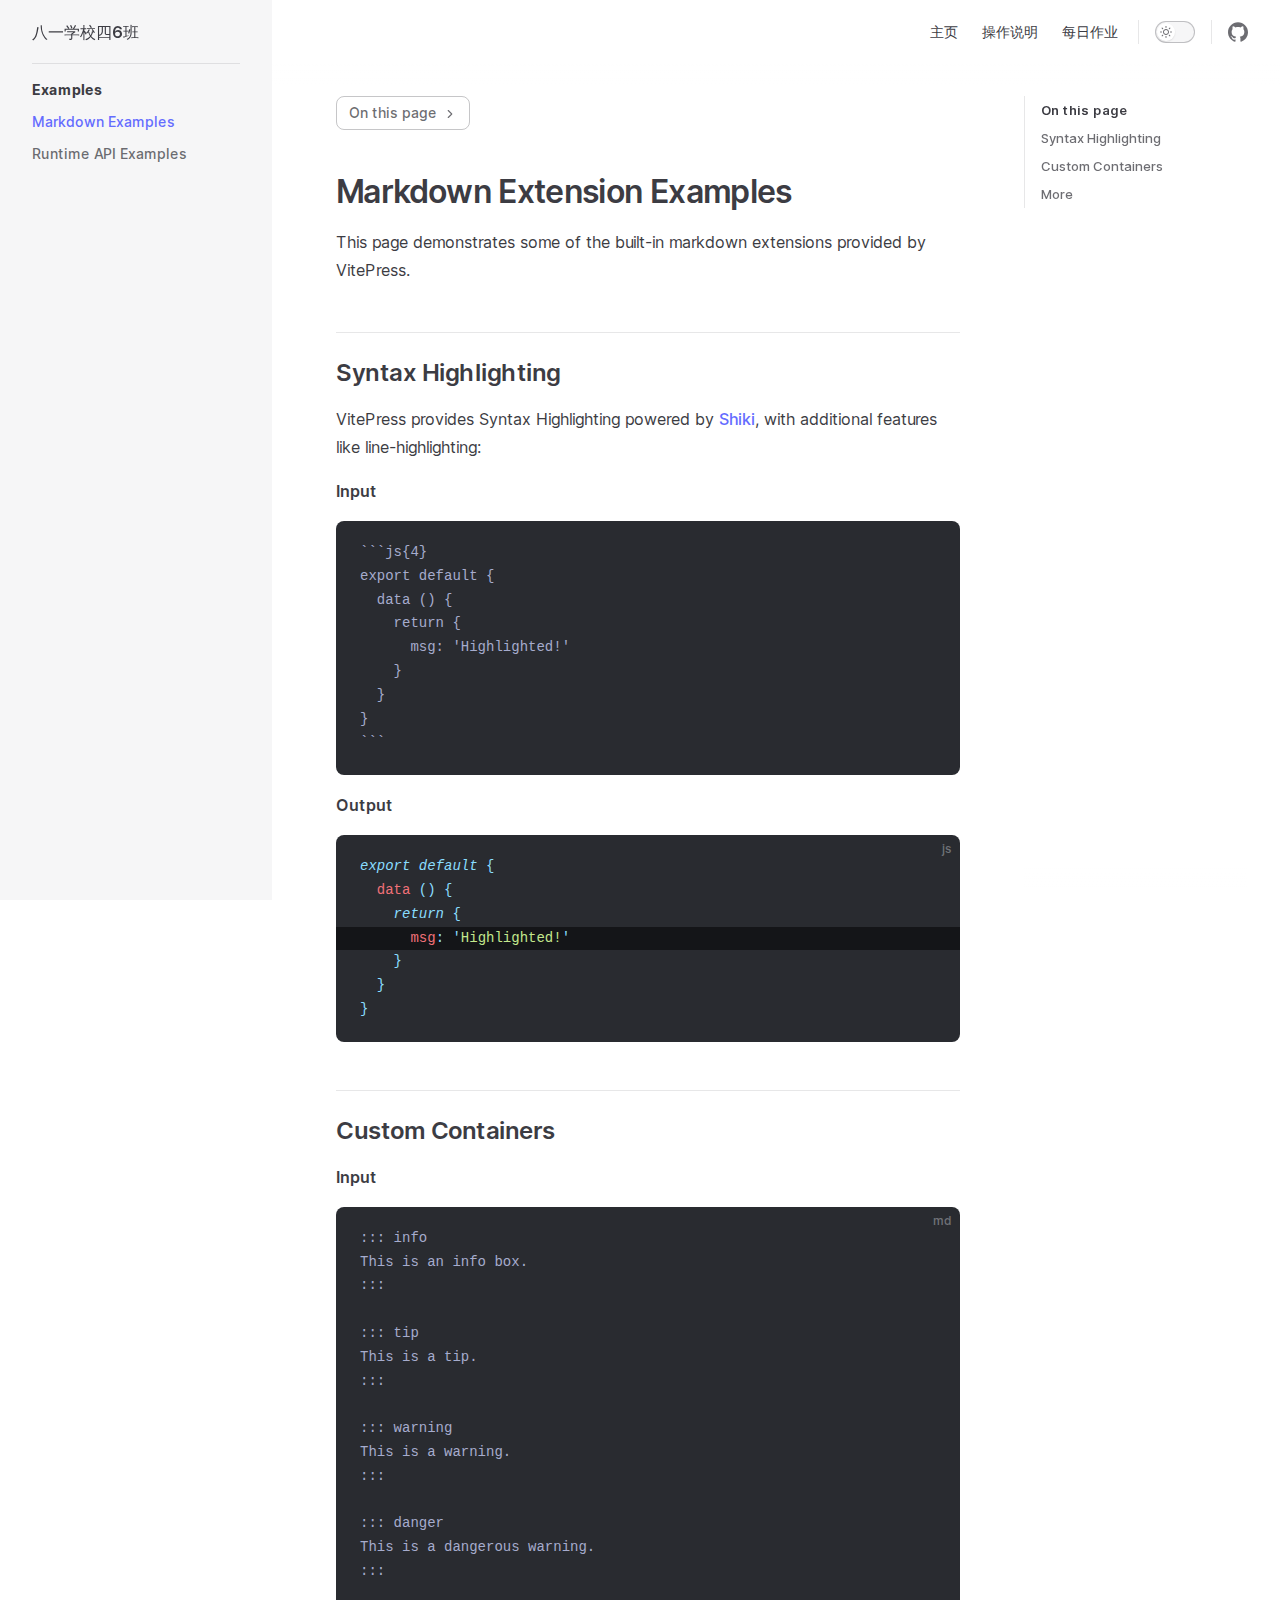
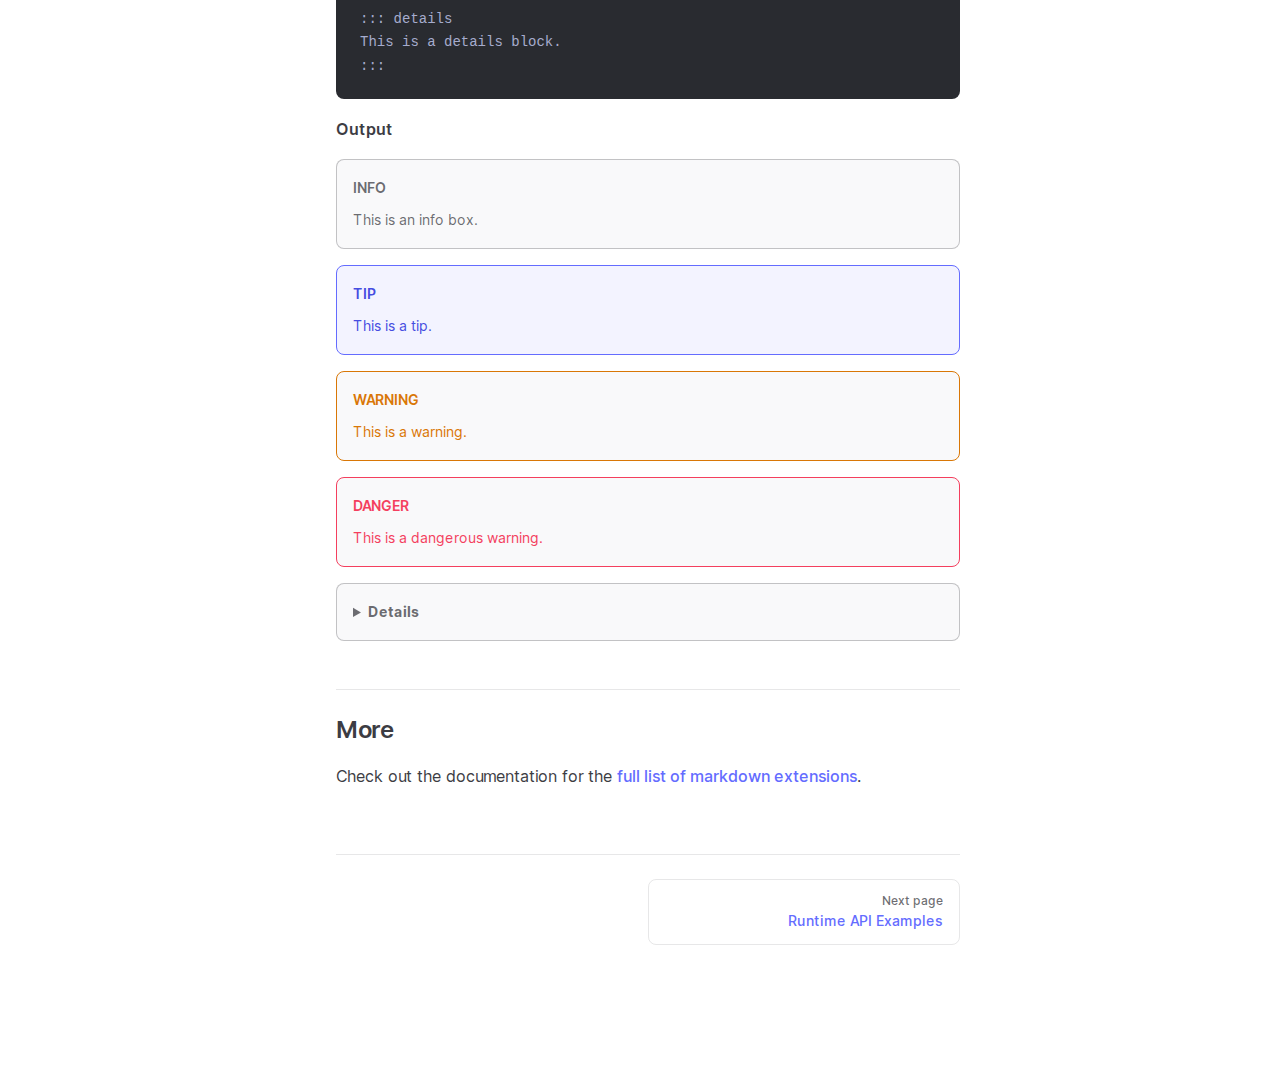
<file: markdown-examples.html>
<!DOCTYPE html>
<html lang="en-US" dir="ltr">
  <head>
    <meta charset="utf-8">
    <meta name="viewport" content="width=device-width,initial-scale=1">
    <title>Markdown Extension Examples | 八一学校四6班</title>
    <meta name="description" content="love">
    <link rel="preload stylesheet" href="/assets/style.0334342b.css" as="style">
    <script type="module" src="/assets/app.9add6c2a.js"></script>
    <link rel="preload" href="/assets/inter-roman-latin.2ed14f66.woff2" as="font" type="font/woff2" crossorigin="">
  <link rel="modulepreload" href="/assets/chunks/framework.5124499d.js">
  <link rel="modulepreload" href="/assets/chunks/theme.a60826eb.js">
  <link rel="modulepreload" href="/assets/markdown-examples.md.3e082b85.lean.js">
  <script id="check-dark-light">(()=>{const e=localStorage.getItem("vitepress-theme-appearance")||"",a=window.matchMedia("(prefers-color-scheme: dark)").matches;(!e||e==="auto"?a:e==="dark")&&document.documentElement.classList.add("dark")})();</script>
  </head>
  <body>
    <div id="app"><div class="Layout" data-v-b2cf3e0b><!--[--><!--]--><!--[--><span tabindex="-1" data-v-c8616af1></span><a href="#VPContent" class="VPSkipLink visually-hidden" data-v-c8616af1> Skip to content </a><!--]--><!----><header class="VPNav" data-v-b2cf3e0b data-v-7e5bc4a5><div class="VPNavBar has-sidebar" data-v-7e5bc4a5 data-v-1d30fa41><div class="container" data-v-1d30fa41><div class="title" data-v-1d30fa41><div class="VPNavBarTitle has-sidebar" data-v-1d30fa41 data-v-f4ef19a3><a class="title" href="/" data-v-f4ef19a3><!--[--><!--]--><!----><!--[-->八一学校四6班<!--]--><!--[--><!--]--></a></div></div><div class="content" data-v-1d30fa41><div class="curtain" data-v-1d30fa41></div><div class="content-body" data-v-1d30fa41><!--[--><!--]--><!----><nav aria-labelledby="main-nav-aria-label" class="VPNavBarMenu menu" data-v-1d30fa41 data-v-7f418b0f><span id="main-nav-aria-label" class="visually-hidden" data-v-7f418b0f>Main Navigation</span><!--[--><!--[--><a class="VPLink link VPNavBarMenuLink" href="/" tabindex="0" data-v-7f418b0f data-v-37adc828 data-v-8f4dc553><!--[-->主页<!--]--><!----></a><!--]--><!--[--><a class="VPLink link VPNavBarMenuLink" href="/blogs/other/manu.html" tabindex="0" data-v-7f418b0f data-v-37adc828 data-v-8f4dc553><!--[-->操作说明<!--]--><!----></a><!--]--><!--[--><a class="VPLink link VPNavBarMenuLink" href="/blogs/daily/4-9.html" tabindex="0" data-v-7f418b0f data-v-37adc828 data-v-8f4dc553><!--[-->每日作业<!--]--><!----></a><!--]--><!--]--></nav><!----><div class="VPNavBarAppearance appearance" data-v-1d30fa41 data-v-f6a63727><label title="toggle dark mode" data-v-f6a63727 data-v-a9c8afb8><button class="VPSwitch VPSwitchAppearance" type="button" role="switch" aria-checked="false" data-v-a9c8afb8 data-v-f3c41672><span class="check" data-v-f3c41672><span class="icon" data-v-f3c41672><!--[--><svg xmlns="http://www.w3.org/2000/svg" aria-hidden="true" focusable="false" viewbox="0 0 24 24" class="sun" data-v-a9c8afb8><path d="M12,18c-3.3,0-6-2.7-6-6s2.7-6,6-6s6,2.7,6,6S15.3,18,12,18zM12,8c-2.2,0-4,1.8-4,4c0,2.2,1.8,4,4,4c2.2,0,4-1.8,4-4C16,9.8,14.2,8,12,8z"></path><path d="M12,4c-0.6,0-1-0.4-1-1V1c0-0.6,0.4-1,1-1s1,0.4,1,1v2C13,3.6,12.6,4,12,4z"></path><path d="M12,24c-0.6,0-1-0.4-1-1v-2c0-0.6,0.4-1,1-1s1,0.4,1,1v2C13,23.6,12.6,24,12,24z"></path><path d="M5.6,6.6c-0.3,0-0.5-0.1-0.7-0.3L3.5,4.9c-0.4-0.4-0.4-1,0-1.4s1-0.4,1.4,0l1.4,1.4c0.4,0.4,0.4,1,0,1.4C6.2,6.5,5.9,6.6,5.6,6.6z"></path><path d="M19.8,20.8c-0.3,0-0.5-0.1-0.7-0.3l-1.4-1.4c-0.4-0.4-0.4-1,0-1.4s1-0.4,1.4,0l1.4,1.4c0.4,0.4,0.4,1,0,1.4C20.3,20.7,20,20.8,19.8,20.8z"></path><path d="M3,13H1c-0.6,0-1-0.4-1-1s0.4-1,1-1h2c0.6,0,1,0.4,1,1S3.6,13,3,13z"></path><path d="M23,13h-2c-0.6,0-1-0.4-1-1s0.4-1,1-1h2c0.6,0,1,0.4,1,1S23.6,13,23,13z"></path><path d="M4.2,20.8c-0.3,0-0.5-0.1-0.7-0.3c-0.4-0.4-0.4-1,0-1.4l1.4-1.4c0.4-0.4,1-0.4,1.4,0s0.4,1,0,1.4l-1.4,1.4C4.7,20.7,4.5,20.8,4.2,20.8z"></path><path d="M18.4,6.6c-0.3,0-0.5-0.1-0.7-0.3c-0.4-0.4-0.4-1,0-1.4l1.4-1.4c0.4-0.4,1-0.4,1.4,0s0.4,1,0,1.4l-1.4,1.4C18.9,6.5,18.6,6.6,18.4,6.6z"></path></svg><svg xmlns="http://www.w3.org/2000/svg" aria-hidden="true" focusable="false" viewbox="0 0 24 24" class="moon" data-v-a9c8afb8><path d="M12.1,22c-0.3,0-0.6,0-0.9,0c-5.5-0.5-9.5-5.4-9-10.9c0.4-4.8,4.2-8.6,9-9c0.4,0,0.8,0.2,1,0.5c0.2,0.3,0.2,0.8-0.1,1.1c-2,2.7-1.4,6.4,1.3,8.4c2.1,1.6,5,1.6,7.1,0c0.3-0.2,0.7-0.3,1.1-0.1c0.3,0.2,0.5,0.6,0.5,1c-0.2,2.7-1.5,5.1-3.6,6.8C16.6,21.2,14.4,22,12.1,22zM9.3,4.4c-2.9,1-5,3.6-5.2,6.8c-0.4,4.4,2.8,8.3,7.2,8.7c2.1,0.2,4.2-0.4,5.8-1.8c1.1-0.9,1.9-2.1,2.4-3.4c-2.5,0.9-5.3,0.5-7.5-1.1C9.2,11.4,8.1,7.7,9.3,4.4z"></path></svg><!--]--></span></span></button></label></div><div class="VPSocialLinks VPNavBarSocialLinks social-links" data-v-1d30fa41 data-v-0394ad82 data-v-f6988cfb><!--[--><a class="VPSocialLink" href="pigzaza.github.io" aria-label="github" target="_blank" rel="noopener" data-v-f6988cfb data-v-c530cc0a><svg role="img" viewBox="0 0 24 24" xmlns="http://www.w3.org/2000/svg"><title>GitHub</title><path d="M12 .297c-6.63 0-12 5.373-12 12 0 5.303 3.438 9.8 8.205 11.385.6.113.82-.258.82-.577 0-.285-.01-1.04-.015-2.04-3.338.724-4.042-1.61-4.042-1.61C4.422 18.07 3.633 17.7 3.633 17.7c-1.087-.744.084-.729.084-.729 1.205.084 1.838 1.236 1.838 1.236 1.07 1.835 2.809 1.305 3.495.998.108-.776.417-1.305.76-1.605-2.665-.3-5.466-1.332-5.466-5.93 0-1.31.465-2.38 1.235-3.22-.135-.303-.54-1.523.105-3.176 0 0 1.005-.322 3.3 1.23.96-.267 1.98-.399 3-.405 1.02.006 2.04.138 3 .405 2.28-1.552 3.285-1.23 3.285-1.23.645 1.653.24 2.873.12 3.176.765.84 1.23 1.91 1.23 3.22 0 4.61-2.805 5.625-5.475 5.92.42.36.81 1.096.81 2.22 0 1.606-.015 2.896-.015 3.286 0 .315.21.69.825.57C20.565 22.092 24 17.592 24 12.297c0-6.627-5.373-12-12-12"/></svg></a><!--]--></div><div class="VPFlyout VPNavBarExtra extra" data-v-1d30fa41 data-v-40855f84 data-v-764effdf><button type="button" class="button" aria-haspopup="true" aria-expanded="false" aria-label="extra navigation" data-v-764effdf><svg xmlns="http://www.w3.org/2000/svg" aria-hidden="true" focusable="false" viewbox="0 0 24 24" class="icon" data-v-764effdf><circle cx="12" cy="12" r="2"></circle><circle cx="19" cy="12" r="2"></circle><circle cx="5" cy="12" r="2"></circle></svg></button><div class="menu" data-v-764effdf><div class="VPMenu" data-v-764effdf data-v-e7ea1737><!----><!--[--><!--[--><!----><div class="group" data-v-40855f84><div class="item appearance" data-v-40855f84><p class="label" data-v-40855f84>Appearance</p><div class="appearance-action" data-v-40855f84><label title="toggle dark mode" data-v-40855f84 data-v-a9c8afb8><button class="VPSwitch VPSwitchAppearance" type="button" role="switch" aria-checked="false" data-v-a9c8afb8 data-v-f3c41672><span class="check" data-v-f3c41672><span class="icon" data-v-f3c41672><!--[--><svg xmlns="http://www.w3.org/2000/svg" aria-hidden="true" focusable="false" viewbox="0 0 24 24" class="sun" data-v-a9c8afb8><path d="M12,18c-3.3,0-6-2.7-6-6s2.7-6,6-6s6,2.7,6,6S15.3,18,12,18zM12,8c-2.2,0-4,1.8-4,4c0,2.2,1.8,4,4,4c2.2,0,4-1.8,4-4C16,9.8,14.2,8,12,8z"></path><path d="M12,4c-0.6,0-1-0.4-1-1V1c0-0.6,0.4-1,1-1s1,0.4,1,1v2C13,3.6,12.6,4,12,4z"></path><path d="M12,24c-0.6,0-1-0.4-1-1v-2c0-0.6,0.4-1,1-1s1,0.4,1,1v2C13,23.6,12.6,24,12,24z"></path><path d="M5.6,6.6c-0.3,0-0.5-0.1-0.7-0.3L3.5,4.9c-0.4-0.4-0.4-1,0-1.4s1-0.4,1.4,0l1.4,1.4c0.4,0.4,0.4,1,0,1.4C6.2,6.5,5.9,6.6,5.6,6.6z"></path><path d="M19.8,20.8c-0.3,0-0.5-0.1-0.7-0.3l-1.4-1.4c-0.4-0.4-0.4-1,0-1.4s1-0.4,1.4,0l1.4,1.4c0.4,0.4,0.4,1,0,1.4C20.3,20.7,20,20.8,19.8,20.8z"></path><path d="M3,13H1c-0.6,0-1-0.4-1-1s0.4-1,1-1h2c0.6,0,1,0.4,1,1S3.6,13,3,13z"></path><path d="M23,13h-2c-0.6,0-1-0.4-1-1s0.4-1,1-1h2c0.6,0,1,0.4,1,1S23.6,13,23,13z"></path><path d="M4.2,20.8c-0.3,0-0.5-0.1-0.7-0.3c-0.4-0.4-0.4-1,0-1.4l1.4-1.4c0.4-0.4,1-0.4,1.4,0s0.4,1,0,1.4l-1.4,1.4C4.7,20.7,4.5,20.8,4.2,20.8z"></path><path d="M18.4,6.6c-0.3,0-0.5-0.1-0.7-0.3c-0.4-0.4-0.4-1,0-1.4l1.4-1.4c0.4-0.4,1-0.4,1.4,0s0.4,1,0,1.4l-1.4,1.4C18.9,6.5,18.6,6.6,18.4,6.6z"></path></svg><svg xmlns="http://www.w3.org/2000/svg" aria-hidden="true" focusable="false" viewbox="0 0 24 24" class="moon" data-v-a9c8afb8><path d="M12.1,22c-0.3,0-0.6,0-0.9,0c-5.5-0.5-9.5-5.4-9-10.9c0.4-4.8,4.2-8.6,9-9c0.4,0,0.8,0.2,1,0.5c0.2,0.3,0.2,0.8-0.1,1.1c-2,2.7-1.4,6.4,1.3,8.4c2.1,1.6,5,1.6,7.1,0c0.3-0.2,0.7-0.3,1.1-0.1c0.3,0.2,0.5,0.6,0.5,1c-0.2,2.7-1.5,5.1-3.6,6.8C16.6,21.2,14.4,22,12.1,22zM9.3,4.4c-2.9,1-5,3.6-5.2,6.8c-0.4,4.4,2.8,8.3,7.2,8.7c2.1,0.2,4.2-0.4,5.8-1.8c1.1-0.9,1.9-2.1,2.4-3.4c-2.5,0.9-5.3,0.5-7.5-1.1C9.2,11.4,8.1,7.7,9.3,4.4z"></path></svg><!--]--></span></span></button></label></div></div></div><div class="group" data-v-40855f84><div class="item social-links" data-v-40855f84><div class="VPSocialLinks social-links-list" data-v-40855f84 data-v-f6988cfb><!--[--><a class="VPSocialLink" href="pigzaza.github.io" aria-label="github" target="_blank" rel="noopener" data-v-f6988cfb data-v-c530cc0a><svg role="img" viewBox="0 0 24 24" xmlns="http://www.w3.org/2000/svg"><title>GitHub</title><path d="M12 .297c-6.63 0-12 5.373-12 12 0 5.303 3.438 9.8 8.205 11.385.6.113.82-.258.82-.577 0-.285-.01-1.04-.015-2.04-3.338.724-4.042-1.61-4.042-1.61C4.422 18.07 3.633 17.7 3.633 17.7c-1.087-.744.084-.729.084-.729 1.205.084 1.838 1.236 1.838 1.236 1.07 1.835 2.809 1.305 3.495.998.108-.776.417-1.305.76-1.605-2.665-.3-5.466-1.332-5.466-5.93 0-1.31.465-2.38 1.235-3.22-.135-.303-.54-1.523.105-3.176 0 0 1.005-.322 3.3 1.23.96-.267 1.98-.399 3-.405 1.02.006 2.04.138 3 .405 2.28-1.552 3.285-1.23 3.285-1.23.645 1.653.24 2.873.12 3.176.765.84 1.23 1.91 1.23 3.22 0 4.61-2.805 5.625-5.475 5.92.42.36.81 1.096.81 2.22 0 1.606-.015 2.896-.015 3.286 0 .315.21.69.825.57C20.565 22.092 24 17.592 24 12.297c0-6.627-5.373-12-12-12"/></svg></a><!--]--></div></div></div><!--]--><!--]--></div></div></div><!--[--><!--]--><button type="button" class="VPNavBarHamburger hamburger" aria-label="mobile navigation" aria-expanded="false" aria-controls="VPNavScreen" data-v-1d30fa41 data-v-e5dd9c1c><span class="container" data-v-e5dd9c1c><span class="top" data-v-e5dd9c1c></span><span class="middle" data-v-e5dd9c1c></span><span class="bottom" data-v-e5dd9c1c></span></span></button></div></div></div></div><!----></header><div class="VPLocalNav" data-v-b2cf3e0b data-v-f5a2ca58><button class="menu" aria-expanded="false" aria-controls="VPSidebarNav" data-v-f5a2ca58><svg xmlns="http://www.w3.org/2000/svg" aria-hidden="true" focusable="false" viewbox="0 0 24 24" class="menu-icon" data-v-f5a2ca58><path d="M17,11H3c-0.6,0-1-0.4-1-1s0.4-1,1-1h14c0.6,0,1,0.4,1,1S17.6,11,17,11z"></path><path d="M21,7H3C2.4,7,2,6.6,2,6s0.4-1,1-1h18c0.6,0,1,0.4,1,1S21.6,7,21,7z"></path><path d="M21,15H3c-0.6,0-1-0.4-1-1s0.4-1,1-1h18c0.6,0,1,0.4,1,1S21.6,15,21,15z"></path><path d="M17,19H3c-0.6,0-1-0.4-1-1s0.4-1,1-1h14c0.6,0,1,0.4,1,1S17.6,19,17,19z"></path></svg><span class="menu-text" data-v-f5a2ca58>Menu</span></button><div class="VPLocalNavOutlineDropdown" style="--vp-vh:0px;" data-v-f5a2ca58 data-v-079b16a8><button data-v-079b16a8>Return to top</button><!----></div></div><aside class="VPSidebar" data-v-b2cf3e0b data-v-139a1f1d><div class="curtain" data-v-139a1f1d></div><nav class="nav" id="VPSidebarNav" aria-labelledby="sidebar-aria-label" tabindex="-1" data-v-139a1f1d><span class="visually-hidden" id="sidebar-aria-label" data-v-139a1f1d> Sidebar Navigation </span><!--[--><!--]--><!--[--><div class="group" data-v-139a1f1d><section class="VPSidebarItem level-0 has-active" data-v-139a1f1d data-v-c4656e6d><div class="item" role="button" tabindex="0" data-v-c4656e6d><div class="indicator" data-v-c4656e6d></div><h2 class="text" data-v-c4656e6d>Examples</h2><!----></div><div class="items" data-v-c4656e6d><!--[--><div class="VPSidebarItem level-1 is-link is-active has-active" data-v-c4656e6d data-v-c4656e6d><div class="item" data-v-c4656e6d><div class="indicator" data-v-c4656e6d></div><a class="VPLink link link" href="/markdown-examples.html" data-v-c4656e6d data-v-8f4dc553><!--[--><p class="text" data-v-c4656e6d>Markdown Examples</p><!--]--><!----></a><!----></div><!----></div><div class="VPSidebarItem level-1 is-link" data-v-c4656e6d data-v-c4656e6d><div class="item" data-v-c4656e6d><div class="indicator" data-v-c4656e6d></div><a class="VPLink link link" href="/api-examples.html" data-v-c4656e6d data-v-8f4dc553><!--[--><p class="text" data-v-c4656e6d>Runtime API Examples</p><!--]--><!----></a><!----></div><!----></div><!--]--></div></section></div><!--]--><!--[--><!--]--></nav></aside><div class="VPContent has-sidebar" id="VPContent" data-v-b2cf3e0b data-v-a494bd1d><div class="VPDoc has-sidebar has-aside" data-v-a494bd1d data-v-c4b0d3cf><!--[--><!--]--><div class="container" data-v-c4b0d3cf><div class="aside" data-v-c4b0d3cf><div class="aside-curtain" data-v-c4b0d3cf></div><div class="aside-container" data-v-c4b0d3cf><div class="aside-content" data-v-c4b0d3cf><div class="VPDocAside" data-v-c4b0d3cf data-v-3f215769><!--[--><!--]--><!--[--><!--]--><div class="VPDocAsideOutline" data-v-3f215769 data-v-ff0f39c8><div class="content" data-v-ff0f39c8><div class="outline-marker" data-v-ff0f39c8></div><div class="outline-title" data-v-ff0f39c8>On this page</div><nav aria-labelledby="doc-outline-aria-label" data-v-ff0f39c8><span class="visually-hidden" id="doc-outline-aria-label" data-v-ff0f39c8> Table of Contents for current page </span><ul class="root" data-v-ff0f39c8 data-v-8f12e865><!--[--><!--]--></ul></nav></div></div><!--[--><!--]--><div class="spacer" data-v-3f215769></div><!--[--><!--]--><!----><!--[--><!--]--><!--[--><!--]--></div></div></div></div><div class="content" data-v-c4b0d3cf><div class="content-container" data-v-c4b0d3cf><!--[--><!--]--><!----><main class="main" data-v-c4b0d3cf><div style="position:relative;" class="vp-doc _markdown-examples" data-v-c4b0d3cf><div><h1 id="markdown-extension-examples" tabindex="-1">Markdown Extension Examples <a class="header-anchor" href="#markdown-extension-examples" aria-label="Permalink to &quot;Markdown Extension Examples&quot;">​</a></h1><p>This page demonstrates some of the built-in markdown extensions provided by VitePress.</p><h2 id="syntax-highlighting" tabindex="-1">Syntax Highlighting <a class="header-anchor" href="#syntax-highlighting" aria-label="Permalink to &quot;Syntax Highlighting&quot;">​</a></h2><p>VitePress provides Syntax Highlighting powered by <a href="https://github.com/shikijs/shiki" target="_blank" rel="noreferrer">Shiki</a>, with additional features like line-highlighting:</p><p><strong>Input</strong></p><div class="language-"><button title="Copy Code" class="copy"></button><span class="lang"></span><pre class="shiki material-theme-palenight"><code><span class="line"><span style="color:#A6ACCD;">```js{4}</span></span>
<span class="line"><span style="color:#A6ACCD;">export default {</span></span>
<span class="line"><span style="color:#A6ACCD;">  data () {</span></span>
<span class="line"><span style="color:#A6ACCD;">    return {</span></span>
<span class="line"><span style="color:#A6ACCD;">      msg: &#39;Highlighted!&#39;</span></span>
<span class="line"><span style="color:#A6ACCD;">    }</span></span>
<span class="line"><span style="color:#A6ACCD;">  }</span></span>
<span class="line"><span style="color:#A6ACCD;">}</span></span>
<span class="line"><span style="color:#A6ACCD;">```</span></span></code></pre></div><p><strong>Output</strong></p><div class="language-js"><button title="Copy Code" class="copy"></button><span class="lang">js</span><pre class="shiki material-theme-palenight has-highlighted-lines"><code><span class="line"><span style="color:#89DDFF;font-style:italic;">export</span><span style="color:#A6ACCD;"> </span><span style="color:#89DDFF;font-style:italic;">default</span><span style="color:#A6ACCD;"> </span><span style="color:#89DDFF;">{</span></span>
<span class="line"><span style="color:#A6ACCD;">  </span><span style="color:#F07178;">data</span><span style="color:#A6ACCD;"> </span><span style="color:#89DDFF;">()</span><span style="color:#A6ACCD;"> </span><span style="color:#89DDFF;">{</span></span>
<span class="line"><span style="color:#F07178;">    </span><span style="color:#89DDFF;font-style:italic;">return</span><span style="color:#F07178;"> </span><span style="color:#89DDFF;">{</span></span>
<span class="line highlighted"><span style="color:#F07178;">      msg</span><span style="color:#89DDFF;">:</span><span style="color:#F07178;"> </span><span style="color:#89DDFF;">&#39;</span><span style="color:#C3E88D;">Highlighted!</span><span style="color:#89DDFF;">&#39;</span></span>
<span class="line"><span style="color:#F07178;">    </span><span style="color:#89DDFF;">}</span></span>
<span class="line"><span style="color:#F07178;">  </span><span style="color:#89DDFF;">}</span></span>
<span class="line"><span style="color:#89DDFF;">}</span></span></code></pre></div><h2 id="custom-containers" tabindex="-1">Custom Containers <a class="header-anchor" href="#custom-containers" aria-label="Permalink to &quot;Custom Containers&quot;">​</a></h2><p><strong>Input</strong></p><div class="language-md"><button title="Copy Code" class="copy"></button><span class="lang">md</span><pre class="shiki material-theme-palenight"><code><span class="line"><span style="color:#A6ACCD;">::: info</span></span>
<span class="line"><span style="color:#A6ACCD;">This is an info box.</span></span>
<span class="line"><span style="color:#A6ACCD;">:::</span></span>
<span class="line"></span>
<span class="line"><span style="color:#A6ACCD;">::: tip</span></span>
<span class="line"><span style="color:#A6ACCD;">This is a tip.</span></span>
<span class="line"><span style="color:#A6ACCD;">:::</span></span>
<span class="line"></span>
<span class="line"><span style="color:#A6ACCD;">::: warning</span></span>
<span class="line"><span style="color:#A6ACCD;">This is a warning.</span></span>
<span class="line"><span style="color:#A6ACCD;">:::</span></span>
<span class="line"></span>
<span class="line"><span style="color:#A6ACCD;">::: danger</span></span>
<span class="line"><span style="color:#A6ACCD;">This is a dangerous warning.</span></span>
<span class="line"><span style="color:#A6ACCD;">:::</span></span>
<span class="line"></span>
<span class="line"><span style="color:#A6ACCD;">::: details</span></span>
<span class="line"><span style="color:#A6ACCD;">This is a details block.</span></span>
<span class="line"><span style="color:#A6ACCD;">:::</span></span></code></pre></div><p><strong>Output</strong></p><div class="info custom-block"><p class="custom-block-title">INFO</p><p>This is an info box.</p></div><div class="tip custom-block"><p class="custom-block-title">TIP</p><p>This is a tip.</p></div><div class="warning custom-block"><p class="custom-block-title">WARNING</p><p>This is a warning.</p></div><div class="danger custom-block"><p class="custom-block-title">DANGER</p><p>This is a dangerous warning.</p></div><details class="details custom-block"><summary>Details</summary><p>This is a details block.</p></details><h2 id="more" tabindex="-1">More <a class="header-anchor" href="#more" aria-label="Permalink to &quot;More&quot;">​</a></h2><p>Check out the documentation for the <a href="https://vitepress.dev/guide/markdown" target="_blank" rel="noreferrer">full list of markdown extensions</a>.</p></div></div></main><footer class="VPDocFooter" data-v-c4b0d3cf data-v-face870a><!--[--><!--]--><!----><div class="prev-next" data-v-face870a><div class="pager" data-v-face870a><!----></div><div class="pager" data-v-face870a><a class="pager-link next" href="/api-examples.html" data-v-face870a><span class="desc" data-v-face870a>Next page</span><span class="title" data-v-face870a>Runtime API Examples</span></a></div></div></footer><!--[--><!--]--></div></div></div><!--[--><!--]--></div></div><!----><!--[--><!--]--></div></div>
    <script>__VP_HASH_MAP__ = JSON.parse("{\"api-examples.md\":\"bc2238f7\",\"index.md\":\"51cd070f\",\"blogs_other_manu.md\":\"8e4d6ecf\",\"blogs_daily_4-9.md\":\"8b6835a5\",\"markdown-examples.md\":\"3e082b85\",\"blogs_daily_4-10.md\":\"fe109469\"}")
__VP_SITE_DATA__ = JSON.parse("{\"lang\":\"en-US\",\"dir\":\"ltr\",\"title\":\"八一学校四6班\",\"description\":\"love\",\"base\":\"/\",\"head\":[],\"appearance\":true,\"themeConfig\":{\"nav\":[{\"text\":\"主页\",\"link\":\"/\"},{\"text\":\"操作说明\",\"link\":\"/blogs/other/manu\"},{\"text\":\"每日作业\",\"link\":\"/blogs/daily/4-9.md\"}],\"sidebar\":[{\"text\":\"Examples\",\"items\":[{\"text\":\"Markdown Examples\",\"link\":\"/markdown-examples\"},{\"text\":\"Runtime API Examples\",\"link\":\"/api-examples\"}]}],\"socialLinks\":[{\"icon\":\"github\",\"link\":\"pigzaza.github.io\"}]},\"locales\":{},\"scrollOffset\":90,\"cleanUrls\":false}")</script>
    
  </body>
</html>
</file>
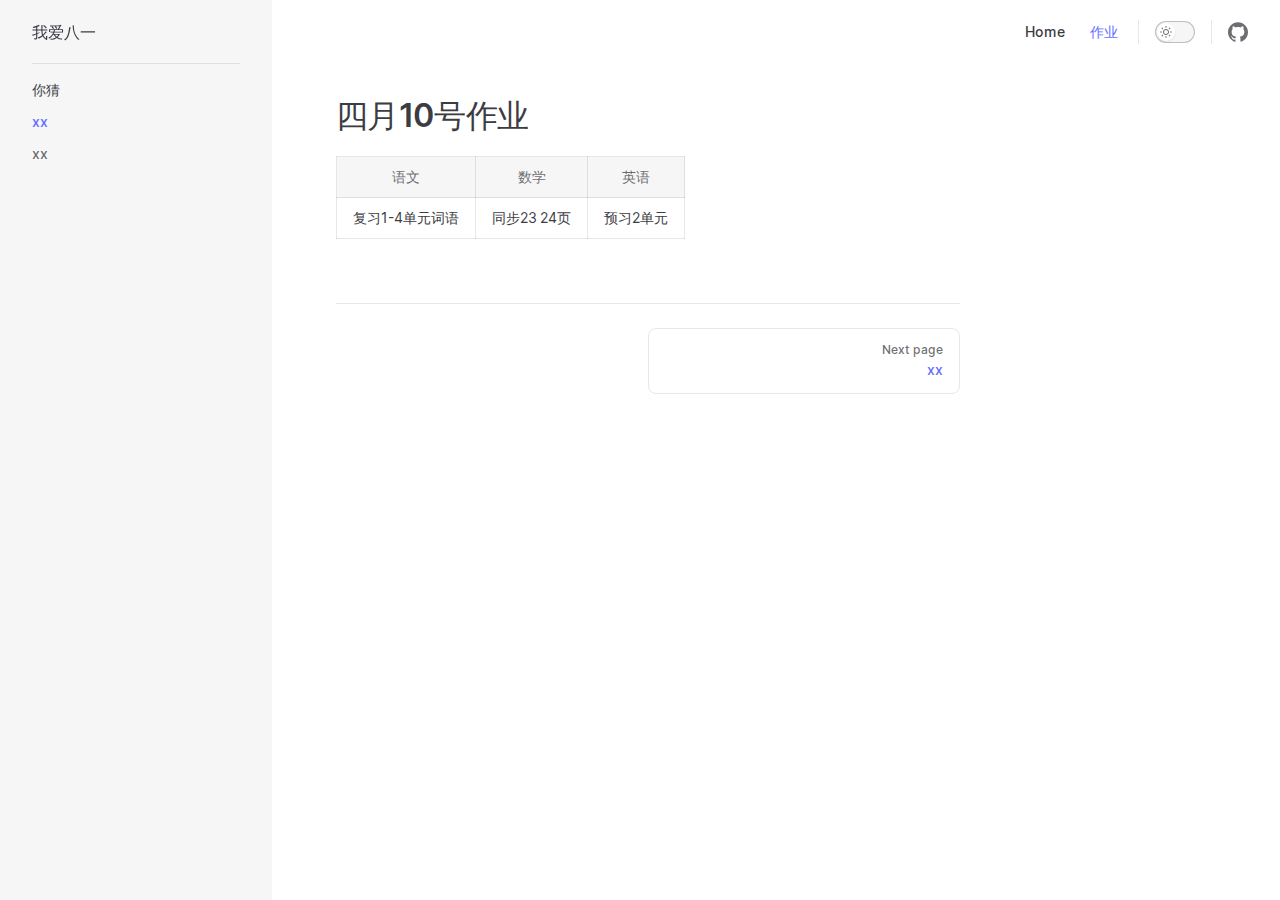
<file: blogs/4-10.html>
<!DOCTYPE html>
<html lang="en-US" dir="ltr">
  <head>
    <meta charset="utf-8">
    <meta name="viewport" content="width=device-width,initial-scale=1">
    <title>四月10号作业 | 我爱八一</title>
    <meta name="description" content="I love 81">
    <link rel="preload stylesheet" href="/assets/style.0334342b.css" as="style">
    <script type="module" src="/assets/app.5290e122.js"></script>
    <link rel="preload" href="/assets/inter-roman-latin.2ed14f66.woff2" as="font" type="font/woff2" crossorigin="">
  <link rel="modulepreload" href="/assets/chunks/framework.80e84516.js">
  <link rel="modulepreload" href="/assets/chunks/theme.2895df3b.js">
  <link rel="modulepreload" href="/assets/blogs_4-10.md.54995a25.lean.js">
  <script id="check-dark-light">(()=>{const e=localStorage.getItem("vitepress-theme-appearance")||"",a=window.matchMedia("(prefers-color-scheme: dark)").matches;(!e||e==="auto"?a:e==="dark")&&document.documentElement.classList.add("dark")})();</script>
  </head>
  <body>
    <div id="app"><div class="Layout" data-v-b2cf3e0b><!--[--><!--]--><!--[--><span tabindex="-1" data-v-c8616af1></span><a href="#VPContent" class="VPSkipLink visually-hidden" data-v-c8616af1> Skip to content </a><!--]--><!----><header class="VPNav" data-v-b2cf3e0b data-v-7e5bc4a5><div class="VPNavBar has-sidebar" data-v-7e5bc4a5 data-v-1d30fa41><div class="container" data-v-1d30fa41><div class="title" data-v-1d30fa41><div class="VPNavBarTitle has-sidebar" data-v-1d30fa41 data-v-f4ef19a3><a class="title" href="/" data-v-f4ef19a3><!--[--><!--]--><!----><!--[-->我爱八一<!--]--><!--[--><!--]--></a></div></div><div class="content" data-v-1d30fa41><div class="curtain" data-v-1d30fa41></div><div class="content-body" data-v-1d30fa41><!--[--><!--]--><!----><nav aria-labelledby="main-nav-aria-label" class="VPNavBarMenu menu" data-v-1d30fa41 data-v-7f418b0f><span id="main-nav-aria-label" class="visually-hidden" data-v-7f418b0f>Main Navigation</span><!--[--><!--[--><a class="VPLink link VPNavBarMenuLink" href="/" tabindex="0" data-v-7f418b0f data-v-37adc828 data-v-8f4dc553><!--[-->Home<!--]--><!----></a><!--]--><!--[--><a class="VPLink link VPNavBarMenuLink active" href="/blogs/4-10.html" tabindex="0" data-v-7f418b0f data-v-37adc828 data-v-8f4dc553><!--[-->作业<!--]--><!----></a><!--]--><!--]--></nav><!----><div class="VPNavBarAppearance appearance" data-v-1d30fa41 data-v-f6a63727><label title="toggle dark mode" data-v-f6a63727 data-v-a9c8afb8><button class="VPSwitch VPSwitchAppearance" type="button" role="switch" aria-checked="false" data-v-a9c8afb8 data-v-f3c41672><span class="check" data-v-f3c41672><span class="icon" data-v-f3c41672><!--[--><svg xmlns="http://www.w3.org/2000/svg" aria-hidden="true" focusable="false" viewbox="0 0 24 24" class="sun" data-v-a9c8afb8><path d="M12,18c-3.3,0-6-2.7-6-6s2.7-6,6-6s6,2.7,6,6S15.3,18,12,18zM12,8c-2.2,0-4,1.8-4,4c0,2.2,1.8,4,4,4c2.2,0,4-1.8,4-4C16,9.8,14.2,8,12,8z"></path><path d="M12,4c-0.6,0-1-0.4-1-1V1c0-0.6,0.4-1,1-1s1,0.4,1,1v2C13,3.6,12.6,4,12,4z"></path><path d="M12,24c-0.6,0-1-0.4-1-1v-2c0-0.6,0.4-1,1-1s1,0.4,1,1v2C13,23.6,12.6,24,12,24z"></path><path d="M5.6,6.6c-0.3,0-0.5-0.1-0.7-0.3L3.5,4.9c-0.4-0.4-0.4-1,0-1.4s1-0.4,1.4,0l1.4,1.4c0.4,0.4,0.4,1,0,1.4C6.2,6.5,5.9,6.6,5.6,6.6z"></path><path d="M19.8,20.8c-0.3,0-0.5-0.1-0.7-0.3l-1.4-1.4c-0.4-0.4-0.4-1,0-1.4s1-0.4,1.4,0l1.4,1.4c0.4,0.4,0.4,1,0,1.4C20.3,20.7,20,20.8,19.8,20.8z"></path><path d="M3,13H1c-0.6,0-1-0.4-1-1s0.4-1,1-1h2c0.6,0,1,0.4,1,1S3.6,13,3,13z"></path><path d="M23,13h-2c-0.6,0-1-0.4-1-1s0.4-1,1-1h2c0.6,0,1,0.4,1,1S23.6,13,23,13z"></path><path d="M4.2,20.8c-0.3,0-0.5-0.1-0.7-0.3c-0.4-0.4-0.4-1,0-1.4l1.4-1.4c0.4-0.4,1-0.4,1.4,0s0.4,1,0,1.4l-1.4,1.4C4.7,20.7,4.5,20.8,4.2,20.8z"></path><path d="M18.4,6.6c-0.3,0-0.5-0.1-0.7-0.3c-0.4-0.4-0.4-1,0-1.4l1.4-1.4c0.4-0.4,1-0.4,1.4,0s0.4,1,0,1.4l-1.4,1.4C18.9,6.5,18.6,6.6,18.4,6.6z"></path></svg><svg xmlns="http://www.w3.org/2000/svg" aria-hidden="true" focusable="false" viewbox="0 0 24 24" class="moon" data-v-a9c8afb8><path d="M12.1,22c-0.3,0-0.6,0-0.9,0c-5.5-0.5-9.5-5.4-9-10.9c0.4-4.8,4.2-8.6,9-9c0.4,0,0.8,0.2,1,0.5c0.2,0.3,0.2,0.8-0.1,1.1c-2,2.7-1.4,6.4,1.3,8.4c2.1,1.6,5,1.6,7.1,0c0.3-0.2,0.7-0.3,1.1-0.1c0.3,0.2,0.5,0.6,0.5,1c-0.2,2.7-1.5,5.1-3.6,6.8C16.6,21.2,14.4,22,12.1,22zM9.3,4.4c-2.9,1-5,3.6-5.2,6.8c-0.4,4.4,2.8,8.3,7.2,8.7c2.1,0.2,4.2-0.4,5.8-1.8c1.1-0.9,1.9-2.1,2.4-3.4c-2.5,0.9-5.3,0.5-7.5-1.1C9.2,11.4,8.1,7.7,9.3,4.4z"></path></svg><!--]--></span></span></button></label></div><div class="VPSocialLinks VPNavBarSocialLinks social-links" data-v-1d30fa41 data-v-0394ad82 data-v-f6988cfb><!--[--><a class="VPSocialLink" href="https://github.com/vuejs/vitepress" aria-label="github" target="_blank" rel="noopener" data-v-f6988cfb data-v-c530cc0a><svg role="img" viewBox="0 0 24 24" xmlns="http://www.w3.org/2000/svg"><title>GitHub</title><path d="M12 .297c-6.63 0-12 5.373-12 12 0 5.303 3.438 9.8 8.205 11.385.6.113.82-.258.82-.577 0-.285-.01-1.04-.015-2.04-3.338.724-4.042-1.61-4.042-1.61C4.422 18.07 3.633 17.7 3.633 17.7c-1.087-.744.084-.729.084-.729 1.205.084 1.838 1.236 1.838 1.236 1.07 1.835 2.809 1.305 3.495.998.108-.776.417-1.305.76-1.605-2.665-.3-5.466-1.332-5.466-5.93 0-1.31.465-2.38 1.235-3.22-.135-.303-.54-1.523.105-3.176 0 0 1.005-.322 3.3 1.23.96-.267 1.98-.399 3-.405 1.02.006 2.04.138 3 .405 2.28-1.552 3.285-1.23 3.285-1.23.645 1.653.24 2.873.12 3.176.765.84 1.23 1.91 1.23 3.22 0 4.61-2.805 5.625-5.475 5.92.42.36.81 1.096.81 2.22 0 1.606-.015 2.896-.015 3.286 0 .315.21.69.825.57C20.565 22.092 24 17.592 24 12.297c0-6.627-5.373-12-12-12"/></svg></a><!--]--></div><div class="VPFlyout VPNavBarExtra extra" data-v-1d30fa41 data-v-40855f84 data-v-764effdf><button type="button" class="button" aria-haspopup="true" aria-expanded="false" aria-label="extra navigation" data-v-764effdf><svg xmlns="http://www.w3.org/2000/svg" aria-hidden="true" focusable="false" viewbox="0 0 24 24" class="icon" data-v-764effdf><circle cx="12" cy="12" r="2"></circle><circle cx="19" cy="12" r="2"></circle><circle cx="5" cy="12" r="2"></circle></svg></button><div class="menu" data-v-764effdf><div class="VPMenu" data-v-764effdf data-v-e7ea1737><!----><!--[--><!--[--><!----><div class="group" data-v-40855f84><div class="item appearance" data-v-40855f84><p class="label" data-v-40855f84>Appearance</p><div class="appearance-action" data-v-40855f84><label title="toggle dark mode" data-v-40855f84 data-v-a9c8afb8><button class="VPSwitch VPSwitchAppearance" type="button" role="switch" aria-checked="false" data-v-a9c8afb8 data-v-f3c41672><span class="check" data-v-f3c41672><span class="icon" data-v-f3c41672><!--[--><svg xmlns="http://www.w3.org/2000/svg" aria-hidden="true" focusable="false" viewbox="0 0 24 24" class="sun" data-v-a9c8afb8><path d="M12,18c-3.3,0-6-2.7-6-6s2.7-6,6-6s6,2.7,6,6S15.3,18,12,18zM12,8c-2.2,0-4,1.8-4,4c0,2.2,1.8,4,4,4c2.2,0,4-1.8,4-4C16,9.8,14.2,8,12,8z"></path><path d="M12,4c-0.6,0-1-0.4-1-1V1c0-0.6,0.4-1,1-1s1,0.4,1,1v2C13,3.6,12.6,4,12,4z"></path><path d="M12,24c-0.6,0-1-0.4-1-1v-2c0-0.6,0.4-1,1-1s1,0.4,1,1v2C13,23.6,12.6,24,12,24z"></path><path d="M5.6,6.6c-0.3,0-0.5-0.1-0.7-0.3L3.5,4.9c-0.4-0.4-0.4-1,0-1.4s1-0.4,1.4,0l1.4,1.4c0.4,0.4,0.4,1,0,1.4C6.2,6.5,5.9,6.6,5.6,6.6z"></path><path d="M19.8,20.8c-0.3,0-0.5-0.1-0.7-0.3l-1.4-1.4c-0.4-0.4-0.4-1,0-1.4s1-0.4,1.4,0l1.4,1.4c0.4,0.4,0.4,1,0,1.4C20.3,20.7,20,20.8,19.8,20.8z"></path><path d="M3,13H1c-0.6,0-1-0.4-1-1s0.4-1,1-1h2c0.6,0,1,0.4,1,1S3.6,13,3,13z"></path><path d="M23,13h-2c-0.6,0-1-0.4-1-1s0.4-1,1-1h2c0.6,0,1,0.4,1,1S23.6,13,23,13z"></path><path d="M4.2,20.8c-0.3,0-0.5-0.1-0.7-0.3c-0.4-0.4-0.4-1,0-1.4l1.4-1.4c0.4-0.4,1-0.4,1.4,0s0.4,1,0,1.4l-1.4,1.4C4.7,20.7,4.5,20.8,4.2,20.8z"></path><path d="M18.4,6.6c-0.3,0-0.5-0.1-0.7-0.3c-0.4-0.4-0.4-1,0-1.4l1.4-1.4c0.4-0.4,1-0.4,1.4,0s0.4,1,0,1.4l-1.4,1.4C18.9,6.5,18.6,6.6,18.4,6.6z"></path></svg><svg xmlns="http://www.w3.org/2000/svg" aria-hidden="true" focusable="false" viewbox="0 0 24 24" class="moon" data-v-a9c8afb8><path d="M12.1,22c-0.3,0-0.6,0-0.9,0c-5.5-0.5-9.5-5.4-9-10.9c0.4-4.8,4.2-8.6,9-9c0.4,0,0.8,0.2,1,0.5c0.2,0.3,0.2,0.8-0.1,1.1c-2,2.7-1.4,6.4,1.3,8.4c2.1,1.6,5,1.6,7.1,0c0.3-0.2,0.7-0.3,1.1-0.1c0.3,0.2,0.5,0.6,0.5,1c-0.2,2.7-1.5,5.1-3.6,6.8C16.6,21.2,14.4,22,12.1,22zM9.3,4.4c-2.9,1-5,3.6-5.2,6.8c-0.4,4.4,2.8,8.3,7.2,8.7c2.1,0.2,4.2-0.4,5.8-1.8c1.1-0.9,1.9-2.1,2.4-3.4c-2.5,0.9-5.3,0.5-7.5-1.1C9.2,11.4,8.1,7.7,9.3,4.4z"></path></svg><!--]--></span></span></button></label></div></div></div><div class="group" data-v-40855f84><div class="item social-links" data-v-40855f84><div class="VPSocialLinks social-links-list" data-v-40855f84 data-v-f6988cfb><!--[--><a class="VPSocialLink" href="https://github.com/vuejs/vitepress" aria-label="github" target="_blank" rel="noopener" data-v-f6988cfb data-v-c530cc0a><svg role="img" viewBox="0 0 24 24" xmlns="http://www.w3.org/2000/svg"><title>GitHub</title><path d="M12 .297c-6.63 0-12 5.373-12 12 0 5.303 3.438 9.8 8.205 11.385.6.113.82-.258.82-.577 0-.285-.01-1.04-.015-2.04-3.338.724-4.042-1.61-4.042-1.61C4.422 18.07 3.633 17.7 3.633 17.7c-1.087-.744.084-.729.084-.729 1.205.084 1.838 1.236 1.838 1.236 1.07 1.835 2.809 1.305 3.495.998.108-.776.417-1.305.76-1.605-2.665-.3-5.466-1.332-5.466-5.93 0-1.31.465-2.38 1.235-3.22-.135-.303-.54-1.523.105-3.176 0 0 1.005-.322 3.3 1.23.96-.267 1.98-.399 3-.405 1.02.006 2.04.138 3 .405 2.28-1.552 3.285-1.23 3.285-1.23.645 1.653.24 2.873.12 3.176.765.84 1.23 1.91 1.23 3.22 0 4.61-2.805 5.625-5.475 5.92.42.36.81 1.096.81 2.22 0 1.606-.015 2.896-.015 3.286 0 .315.21.69.825.57C20.565 22.092 24 17.592 24 12.297c0-6.627-5.373-12-12-12"/></svg></a><!--]--></div></div></div><!--]--><!--]--></div></div></div><!--[--><!--]--><button type="button" class="VPNavBarHamburger hamburger" aria-label="mobile navigation" aria-expanded="false" aria-controls="VPNavScreen" data-v-1d30fa41 data-v-e5dd9c1c><span class="container" data-v-e5dd9c1c><span class="top" data-v-e5dd9c1c></span><span class="middle" data-v-e5dd9c1c></span><span class="bottom" data-v-e5dd9c1c></span></span></button></div></div></div></div><!----></header><div class="VPLocalNav" data-v-b2cf3e0b data-v-f5a2ca58><button class="menu" aria-expanded="false" aria-controls="VPSidebarNav" data-v-f5a2ca58><svg xmlns="http://www.w3.org/2000/svg" aria-hidden="true" focusable="false" viewbox="0 0 24 24" class="menu-icon" data-v-f5a2ca58><path d="M17,11H3c-0.6,0-1-0.4-1-1s0.4-1,1-1h14c0.6,0,1,0.4,1,1S17.6,11,17,11z"></path><path d="M21,7H3C2.4,7,2,6.6,2,6s0.4-1,1-1h18c0.6,0,1,0.4,1,1S21.6,7,21,7z"></path><path d="M21,15H3c-0.6,0-1-0.4-1-1s0.4-1,1-1h18c0.6,0,1,0.4,1,1S21.6,15,21,15z"></path><path d="M17,19H3c-0.6,0-1-0.4-1-1s0.4-1,1-1h14c0.6,0,1,0.4,1,1S17.6,19,17,19z"></path></svg><span class="menu-text" data-v-f5a2ca58>Menu</span></button><div class="VPLocalNavOutlineDropdown" style="--vp-vh:0px;" data-v-f5a2ca58 data-v-079b16a8><button data-v-079b16a8>Return to top</button><!----></div></div><aside class="VPSidebar" data-v-b2cf3e0b data-v-139a1f1d><div class="curtain" data-v-139a1f1d></div><nav class="nav" id="VPSidebarNav" aria-labelledby="sidebar-aria-label" tabindex="-1" data-v-139a1f1d><span class="visually-hidden" id="sidebar-aria-label" data-v-139a1f1d> Sidebar Navigation </span><!--[--><!--]--><!--[--><div class="group" data-v-139a1f1d><section class="VPSidebarItem level-0 has-active" data-v-139a1f1d data-v-c4656e6d><div class="item" role="button" tabindex="0" data-v-c4656e6d><div class="indicator" data-v-c4656e6d></div><h2 class="text" data-v-c4656e6d>你猜</h2><!----></div><div class="items" data-v-c4656e6d><!--[--><div class="VPSidebarItem level-1 is-link is-active has-active" data-v-c4656e6d data-v-c4656e6d><div class="item" data-v-c4656e6d><div class="indicator" data-v-c4656e6d></div><a class="VPLink link link" href="/blogs/4-10.html" data-v-c4656e6d data-v-8f4dc553><!--[--><p class="text" data-v-c4656e6d>xx</p><!--]--><!----></a><!----></div><!----></div><div class="VPSidebarItem level-1 is-link" data-v-c4656e6d data-v-c4656e6d><div class="item" data-v-c4656e6d><div class="indicator" data-v-c4656e6d></div><a class="VPLink link link" href="/blogs/4-6.html" data-v-c4656e6d data-v-8f4dc553><!--[--><p class="text" data-v-c4656e6d>xx</p><!--]--><!----></a><!----></div><!----></div><!--]--></div></section></div><!--]--><!--[--><!--]--></nav></aside><div class="VPContent has-sidebar" id="VPContent" data-v-b2cf3e0b data-v-a494bd1d><div class="VPDoc has-sidebar has-aside" data-v-a494bd1d data-v-c4b0d3cf><!--[--><!--]--><div class="container" data-v-c4b0d3cf><div class="aside" data-v-c4b0d3cf><div class="aside-curtain" data-v-c4b0d3cf></div><div class="aside-container" data-v-c4b0d3cf><div class="aside-content" data-v-c4b0d3cf><div class="VPDocAside" data-v-c4b0d3cf data-v-3f215769><!--[--><!--]--><!--[--><!--]--><div class="VPDocAsideOutline" data-v-3f215769 data-v-ff0f39c8><div class="content" data-v-ff0f39c8><div class="outline-marker" data-v-ff0f39c8></div><div class="outline-title" data-v-ff0f39c8>On this page</div><nav aria-labelledby="doc-outline-aria-label" data-v-ff0f39c8><span class="visually-hidden" id="doc-outline-aria-label" data-v-ff0f39c8> Table of Contents for current page </span><ul class="root" data-v-ff0f39c8 data-v-8f12e865><!--[--><!--]--></ul></nav></div></div><!--[--><!--]--><div class="spacer" data-v-3f215769></div><!--[--><!--]--><!----><!--[--><!--]--><!--[--><!--]--></div></div></div></div><div class="content" data-v-c4b0d3cf><div class="content-container" data-v-c4b0d3cf><!--[--><!--]--><!----><main class="main" data-v-c4b0d3cf><div style="position:relative;" class="vp-doc _blogs_4-10" data-v-c4b0d3cf><div><h1 id="四月10号作业" tabindex="-1">四月10号作业 <a class="header-anchor" href="#四月10号作业" aria-label="Permalink to &quot;四月10号作业&quot;">​</a></h1><table><thead><tr><th style="text-align:center;">语文</th><th style="text-align:center;">数学</th><th style="text-align:center;">英语</th></tr></thead><tbody><tr><td style="text-align:center;">复习1-4单元词语</td><td style="text-align:center;">同步23 24页</td><td style="text-align:center;">预习2单元</td></tr></tbody></table></div></div></main><footer class="VPDocFooter" data-v-c4b0d3cf data-v-face870a><!--[--><!--]--><!----><div class="prev-next" data-v-face870a><div class="pager" data-v-face870a><!----></div><div class="pager" data-v-face870a><a class="pager-link next" href="/blogs/4-6.html" data-v-face870a><span class="desc" data-v-face870a>Next page</span><span class="title" data-v-face870a>xx</span></a></div></div></footer><!--[--><!--]--></div></div></div><!--[--><!--]--></div></div><!----><!--[--><!--]--></div></div>
    <script>__VP_HASH_MAP__ = JSON.parse("{\"index.md\":\"80d3a88e\",\"blogs_4-10.md\":\"54995a25\",\"blogs_4-6.md\":\"f1846e6a\"}")
__VP_SITE_DATA__ = JSON.parse("{\"lang\":\"en-US\",\"dir\":\"ltr\",\"title\":\"我爱八一\",\"description\":\"I love 81\",\"base\":\"/\",\"head\":[],\"appearance\":true,\"themeConfig\":{\"nav\":[{\"text\":\"Home\",\"link\":\"/\"},{\"text\":\"作业\",\"link\":\"/blogs/4-10\"}],\"sidebar\":[{\"text\":\"你猜\",\"items\":[{\"text\":\"xx\",\"link\":\"/blogs/4-10\"},{\"text\":\"xx\",\"link\":\"/blogs/4-6\"}]}],\"socialLinks\":[{\"icon\":\"github\",\"link\":\"https://github.com/vuejs/vitepress\"}]},\"locales\":{},\"scrollOffset\":90,\"cleanUrls\":false}")</script>
    
  </body>
</html>
</file>
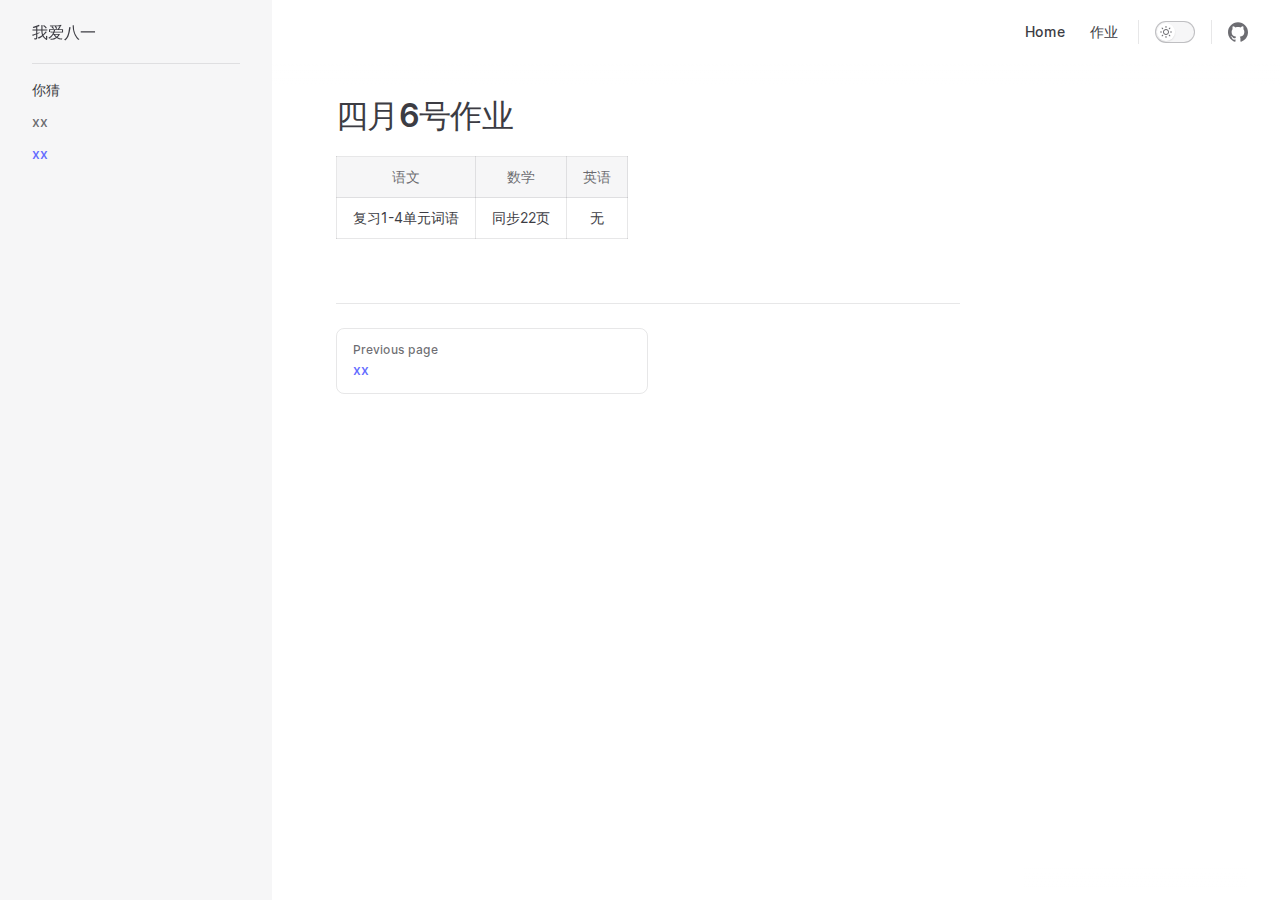
<file: blogs/4-6.html>
<!DOCTYPE html>
<html lang="en-US" dir="ltr">
  <head>
    <meta charset="utf-8">
    <meta name="viewport" content="width=device-width,initial-scale=1">
    <title>四月6号作业 | 我爱八一</title>
    <meta name="description" content="I love 81">
    <link rel="preload stylesheet" href="/assets/style.0334342b.css" as="style">
    <script type="module" src="/assets/app.5290e122.js"></script>
    <link rel="preload" href="/assets/inter-roman-latin.2ed14f66.woff2" as="font" type="font/woff2" crossorigin="">
  <link rel="modulepreload" href="/assets/chunks/framework.80e84516.js">
  <link rel="modulepreload" href="/assets/chunks/theme.2895df3b.js">
  <link rel="modulepreload" href="/assets/blogs_4-6.md.f1846e6a.lean.js">
  <script id="check-dark-light">(()=>{const e=localStorage.getItem("vitepress-theme-appearance")||"",a=window.matchMedia("(prefers-color-scheme: dark)").matches;(!e||e==="auto"?a:e==="dark")&&document.documentElement.classList.add("dark")})();</script>
  </head>
  <body>
    <div id="app"><div class="Layout" data-v-b2cf3e0b><!--[--><!--]--><!--[--><span tabindex="-1" data-v-c8616af1></span><a href="#VPContent" class="VPSkipLink visually-hidden" data-v-c8616af1> Skip to content </a><!--]--><!----><header class="VPNav" data-v-b2cf3e0b data-v-7e5bc4a5><div class="VPNavBar has-sidebar" data-v-7e5bc4a5 data-v-1d30fa41><div class="container" data-v-1d30fa41><div class="title" data-v-1d30fa41><div class="VPNavBarTitle has-sidebar" data-v-1d30fa41 data-v-f4ef19a3><a class="title" href="/" data-v-f4ef19a3><!--[--><!--]--><!----><!--[-->我爱八一<!--]--><!--[--><!--]--></a></div></div><div class="content" data-v-1d30fa41><div class="curtain" data-v-1d30fa41></div><div class="content-body" data-v-1d30fa41><!--[--><!--]--><!----><nav aria-labelledby="main-nav-aria-label" class="VPNavBarMenu menu" data-v-1d30fa41 data-v-7f418b0f><span id="main-nav-aria-label" class="visually-hidden" data-v-7f418b0f>Main Navigation</span><!--[--><!--[--><a class="VPLink link VPNavBarMenuLink" href="/" tabindex="0" data-v-7f418b0f data-v-37adc828 data-v-8f4dc553><!--[-->Home<!--]--><!----></a><!--]--><!--[--><a class="VPLink link VPNavBarMenuLink" href="/blogs/4-10.html" tabindex="0" data-v-7f418b0f data-v-37adc828 data-v-8f4dc553><!--[-->作业<!--]--><!----></a><!--]--><!--]--></nav><!----><div class="VPNavBarAppearance appearance" data-v-1d30fa41 data-v-f6a63727><label title="toggle dark mode" data-v-f6a63727 data-v-a9c8afb8><button class="VPSwitch VPSwitchAppearance" type="button" role="switch" aria-checked="false" data-v-a9c8afb8 data-v-f3c41672><span class="check" data-v-f3c41672><span class="icon" data-v-f3c41672><!--[--><svg xmlns="http://www.w3.org/2000/svg" aria-hidden="true" focusable="false" viewbox="0 0 24 24" class="sun" data-v-a9c8afb8><path d="M12,18c-3.3,0-6-2.7-6-6s2.7-6,6-6s6,2.7,6,6S15.3,18,12,18zM12,8c-2.2,0-4,1.8-4,4c0,2.2,1.8,4,4,4c2.2,0,4-1.8,4-4C16,9.8,14.2,8,12,8z"></path><path d="M12,4c-0.6,0-1-0.4-1-1V1c0-0.6,0.4-1,1-1s1,0.4,1,1v2C13,3.6,12.6,4,12,4z"></path><path d="M12,24c-0.6,0-1-0.4-1-1v-2c0-0.6,0.4-1,1-1s1,0.4,1,1v2C13,23.6,12.6,24,12,24z"></path><path d="M5.6,6.6c-0.3,0-0.5-0.1-0.7-0.3L3.5,4.9c-0.4-0.4-0.4-1,0-1.4s1-0.4,1.4,0l1.4,1.4c0.4,0.4,0.4,1,0,1.4C6.2,6.5,5.9,6.6,5.6,6.6z"></path><path d="M19.8,20.8c-0.3,0-0.5-0.1-0.7-0.3l-1.4-1.4c-0.4-0.4-0.4-1,0-1.4s1-0.4,1.4,0l1.4,1.4c0.4,0.4,0.4,1,0,1.4C20.3,20.7,20,20.8,19.8,20.8z"></path><path d="M3,13H1c-0.6,0-1-0.4-1-1s0.4-1,1-1h2c0.6,0,1,0.4,1,1S3.6,13,3,13z"></path><path d="M23,13h-2c-0.6,0-1-0.4-1-1s0.4-1,1-1h2c0.6,0,1,0.4,1,1S23.6,13,23,13z"></path><path d="M4.2,20.8c-0.3,0-0.5-0.1-0.7-0.3c-0.4-0.4-0.4-1,0-1.4l1.4-1.4c0.4-0.4,1-0.4,1.4,0s0.4,1,0,1.4l-1.4,1.4C4.7,20.7,4.5,20.8,4.2,20.8z"></path><path d="M18.4,6.6c-0.3,0-0.5-0.1-0.7-0.3c-0.4-0.4-0.4-1,0-1.4l1.4-1.4c0.4-0.4,1-0.4,1.4,0s0.4,1,0,1.4l-1.4,1.4C18.9,6.5,18.6,6.6,18.4,6.6z"></path></svg><svg xmlns="http://www.w3.org/2000/svg" aria-hidden="true" focusable="false" viewbox="0 0 24 24" class="moon" data-v-a9c8afb8><path d="M12.1,22c-0.3,0-0.6,0-0.9,0c-5.5-0.5-9.5-5.4-9-10.9c0.4-4.8,4.2-8.6,9-9c0.4,0,0.8,0.2,1,0.5c0.2,0.3,0.2,0.8-0.1,1.1c-2,2.7-1.4,6.4,1.3,8.4c2.1,1.6,5,1.6,7.1,0c0.3-0.2,0.7-0.3,1.1-0.1c0.3,0.2,0.5,0.6,0.5,1c-0.2,2.7-1.5,5.1-3.6,6.8C16.6,21.2,14.4,22,12.1,22zM9.3,4.4c-2.9,1-5,3.6-5.2,6.8c-0.4,4.4,2.8,8.3,7.2,8.7c2.1,0.2,4.2-0.4,5.8-1.8c1.1-0.9,1.9-2.1,2.4-3.4c-2.5,0.9-5.3,0.5-7.5-1.1C9.2,11.4,8.1,7.7,9.3,4.4z"></path></svg><!--]--></span></span></button></label></div><div class="VPSocialLinks VPNavBarSocialLinks social-links" data-v-1d30fa41 data-v-0394ad82 data-v-f6988cfb><!--[--><a class="VPSocialLink" href="https://github.com/vuejs/vitepress" aria-label="github" target="_blank" rel="noopener" data-v-f6988cfb data-v-c530cc0a><svg role="img" viewBox="0 0 24 24" xmlns="http://www.w3.org/2000/svg"><title>GitHub</title><path d="M12 .297c-6.63 0-12 5.373-12 12 0 5.303 3.438 9.8 8.205 11.385.6.113.82-.258.82-.577 0-.285-.01-1.04-.015-2.04-3.338.724-4.042-1.61-4.042-1.61C4.422 18.07 3.633 17.7 3.633 17.7c-1.087-.744.084-.729.084-.729 1.205.084 1.838 1.236 1.838 1.236 1.07 1.835 2.809 1.305 3.495.998.108-.776.417-1.305.76-1.605-2.665-.3-5.466-1.332-5.466-5.93 0-1.31.465-2.38 1.235-3.22-.135-.303-.54-1.523.105-3.176 0 0 1.005-.322 3.3 1.23.96-.267 1.98-.399 3-.405 1.02.006 2.04.138 3 .405 2.28-1.552 3.285-1.23 3.285-1.23.645 1.653.24 2.873.12 3.176.765.84 1.23 1.91 1.23 3.22 0 4.61-2.805 5.625-5.475 5.92.42.36.81 1.096.81 2.22 0 1.606-.015 2.896-.015 3.286 0 .315.21.69.825.57C20.565 22.092 24 17.592 24 12.297c0-6.627-5.373-12-12-12"/></svg></a><!--]--></div><div class="VPFlyout VPNavBarExtra extra" data-v-1d30fa41 data-v-40855f84 data-v-764effdf><button type="button" class="button" aria-haspopup="true" aria-expanded="false" aria-label="extra navigation" data-v-764effdf><svg xmlns="http://www.w3.org/2000/svg" aria-hidden="true" focusable="false" viewbox="0 0 24 24" class="icon" data-v-764effdf><circle cx="12" cy="12" r="2"></circle><circle cx="19" cy="12" r="2"></circle><circle cx="5" cy="12" r="2"></circle></svg></button><div class="menu" data-v-764effdf><div class="VPMenu" data-v-764effdf data-v-e7ea1737><!----><!--[--><!--[--><!----><div class="group" data-v-40855f84><div class="item appearance" data-v-40855f84><p class="label" data-v-40855f84>Appearance</p><div class="appearance-action" data-v-40855f84><label title="toggle dark mode" data-v-40855f84 data-v-a9c8afb8><button class="VPSwitch VPSwitchAppearance" type="button" role="switch" aria-checked="false" data-v-a9c8afb8 data-v-f3c41672><span class="check" data-v-f3c41672><span class="icon" data-v-f3c41672><!--[--><svg xmlns="http://www.w3.org/2000/svg" aria-hidden="true" focusable="false" viewbox="0 0 24 24" class="sun" data-v-a9c8afb8><path d="M12,18c-3.3,0-6-2.7-6-6s2.7-6,6-6s6,2.7,6,6S15.3,18,12,18zM12,8c-2.2,0-4,1.8-4,4c0,2.2,1.8,4,4,4c2.2,0,4-1.8,4-4C16,9.8,14.2,8,12,8z"></path><path d="M12,4c-0.6,0-1-0.4-1-1V1c0-0.6,0.4-1,1-1s1,0.4,1,1v2C13,3.6,12.6,4,12,4z"></path><path d="M12,24c-0.6,0-1-0.4-1-1v-2c0-0.6,0.4-1,1-1s1,0.4,1,1v2C13,23.6,12.6,24,12,24z"></path><path d="M5.6,6.6c-0.3,0-0.5-0.1-0.7-0.3L3.5,4.9c-0.4-0.4-0.4-1,0-1.4s1-0.4,1.4,0l1.4,1.4c0.4,0.4,0.4,1,0,1.4C6.2,6.5,5.9,6.6,5.6,6.6z"></path><path d="M19.8,20.8c-0.3,0-0.5-0.1-0.7-0.3l-1.4-1.4c-0.4-0.4-0.4-1,0-1.4s1-0.4,1.4,0l1.4,1.4c0.4,0.4,0.4,1,0,1.4C20.3,20.7,20,20.8,19.8,20.8z"></path><path d="M3,13H1c-0.6,0-1-0.4-1-1s0.4-1,1-1h2c0.6,0,1,0.4,1,1S3.6,13,3,13z"></path><path d="M23,13h-2c-0.6,0-1-0.4-1-1s0.4-1,1-1h2c0.6,0,1,0.4,1,1S23.6,13,23,13z"></path><path d="M4.2,20.8c-0.3,0-0.5-0.1-0.7-0.3c-0.4-0.4-0.4-1,0-1.4l1.4-1.4c0.4-0.4,1-0.4,1.4,0s0.4,1,0,1.4l-1.4,1.4C4.7,20.7,4.5,20.8,4.2,20.8z"></path><path d="M18.4,6.6c-0.3,0-0.5-0.1-0.7-0.3c-0.4-0.4-0.4-1,0-1.4l1.4-1.4c0.4-0.4,1-0.4,1.4,0s0.4,1,0,1.4l-1.4,1.4C18.9,6.5,18.6,6.6,18.4,6.6z"></path></svg><svg xmlns="http://www.w3.org/2000/svg" aria-hidden="true" focusable="false" viewbox="0 0 24 24" class="moon" data-v-a9c8afb8><path d="M12.1,22c-0.3,0-0.6,0-0.9,0c-5.5-0.5-9.5-5.4-9-10.9c0.4-4.8,4.2-8.6,9-9c0.4,0,0.8,0.2,1,0.5c0.2,0.3,0.2,0.8-0.1,1.1c-2,2.7-1.4,6.4,1.3,8.4c2.1,1.6,5,1.6,7.1,0c0.3-0.2,0.7-0.3,1.1-0.1c0.3,0.2,0.5,0.6,0.5,1c-0.2,2.7-1.5,5.1-3.6,6.8C16.6,21.2,14.4,22,12.1,22zM9.3,4.4c-2.9,1-5,3.6-5.2,6.8c-0.4,4.4,2.8,8.3,7.2,8.7c2.1,0.2,4.2-0.4,5.8-1.8c1.1-0.9,1.9-2.1,2.4-3.4c-2.5,0.9-5.3,0.5-7.5-1.1C9.2,11.4,8.1,7.7,9.3,4.4z"></path></svg><!--]--></span></span></button></label></div></div></div><div class="group" data-v-40855f84><div class="item social-links" data-v-40855f84><div class="VPSocialLinks social-links-list" data-v-40855f84 data-v-f6988cfb><!--[--><a class="VPSocialLink" href="https://github.com/vuejs/vitepress" aria-label="github" target="_blank" rel="noopener" data-v-f6988cfb data-v-c530cc0a><svg role="img" viewBox="0 0 24 24" xmlns="http://www.w3.org/2000/svg"><title>GitHub</title><path d="M12 .297c-6.63 0-12 5.373-12 12 0 5.303 3.438 9.8 8.205 11.385.6.113.82-.258.82-.577 0-.285-.01-1.04-.015-2.04-3.338.724-4.042-1.61-4.042-1.61C4.422 18.07 3.633 17.7 3.633 17.7c-1.087-.744.084-.729.084-.729 1.205.084 1.838 1.236 1.838 1.236 1.07 1.835 2.809 1.305 3.495.998.108-.776.417-1.305.76-1.605-2.665-.3-5.466-1.332-5.466-5.93 0-1.31.465-2.38 1.235-3.22-.135-.303-.54-1.523.105-3.176 0 0 1.005-.322 3.3 1.23.96-.267 1.98-.399 3-.405 1.02.006 2.04.138 3 .405 2.28-1.552 3.285-1.23 3.285-1.23.645 1.653.24 2.873.12 3.176.765.84 1.23 1.91 1.23 3.22 0 4.61-2.805 5.625-5.475 5.92.42.36.81 1.096.81 2.22 0 1.606-.015 2.896-.015 3.286 0 .315.21.69.825.57C20.565 22.092 24 17.592 24 12.297c0-6.627-5.373-12-12-12"/></svg></a><!--]--></div></div></div><!--]--><!--]--></div></div></div><!--[--><!--]--><button type="button" class="VPNavBarHamburger hamburger" aria-label="mobile navigation" aria-expanded="false" aria-controls="VPNavScreen" data-v-1d30fa41 data-v-e5dd9c1c><span class="container" data-v-e5dd9c1c><span class="top" data-v-e5dd9c1c></span><span class="middle" data-v-e5dd9c1c></span><span class="bottom" data-v-e5dd9c1c></span></span></button></div></div></div></div><!----></header><div class="VPLocalNav" data-v-b2cf3e0b data-v-f5a2ca58><button class="menu" aria-expanded="false" aria-controls="VPSidebarNav" data-v-f5a2ca58><svg xmlns="http://www.w3.org/2000/svg" aria-hidden="true" focusable="false" viewbox="0 0 24 24" class="menu-icon" data-v-f5a2ca58><path d="M17,11H3c-0.6,0-1-0.4-1-1s0.4-1,1-1h14c0.6,0,1,0.4,1,1S17.6,11,17,11z"></path><path d="M21,7H3C2.4,7,2,6.6,2,6s0.4-1,1-1h18c0.6,0,1,0.4,1,1S21.6,7,21,7z"></path><path d="M21,15H3c-0.6,0-1-0.4-1-1s0.4-1,1-1h18c0.6,0,1,0.4,1,1S21.6,15,21,15z"></path><path d="M17,19H3c-0.6,0-1-0.4-1-1s0.4-1,1-1h14c0.6,0,1,0.4,1,1S17.6,19,17,19z"></path></svg><span class="menu-text" data-v-f5a2ca58>Menu</span></button><div class="VPLocalNavOutlineDropdown" style="--vp-vh:0px;" data-v-f5a2ca58 data-v-079b16a8><button data-v-079b16a8>Return to top</button><!----></div></div><aside class="VPSidebar" data-v-b2cf3e0b data-v-139a1f1d><div class="curtain" data-v-139a1f1d></div><nav class="nav" id="VPSidebarNav" aria-labelledby="sidebar-aria-label" tabindex="-1" data-v-139a1f1d><span class="visually-hidden" id="sidebar-aria-label" data-v-139a1f1d> Sidebar Navigation </span><!--[--><!--]--><!--[--><div class="group" data-v-139a1f1d><section class="VPSidebarItem level-0 has-active" data-v-139a1f1d data-v-c4656e6d><div class="item" role="button" tabindex="0" data-v-c4656e6d><div class="indicator" data-v-c4656e6d></div><h2 class="text" data-v-c4656e6d>你猜</h2><!----></div><div class="items" data-v-c4656e6d><!--[--><div class="VPSidebarItem level-1 is-link" data-v-c4656e6d data-v-c4656e6d><div class="item" data-v-c4656e6d><div class="indicator" data-v-c4656e6d></div><a class="VPLink link link" href="/blogs/4-10.html" data-v-c4656e6d data-v-8f4dc553><!--[--><p class="text" data-v-c4656e6d>xx</p><!--]--><!----></a><!----></div><!----></div><div class="VPSidebarItem level-1 is-link is-active has-active" data-v-c4656e6d data-v-c4656e6d><div class="item" data-v-c4656e6d><div class="indicator" data-v-c4656e6d></div><a class="VPLink link link" href="/blogs/4-6.html" data-v-c4656e6d data-v-8f4dc553><!--[--><p class="text" data-v-c4656e6d>xx</p><!--]--><!----></a><!----></div><!----></div><!--]--></div></section></div><!--]--><!--[--><!--]--></nav></aside><div class="VPContent has-sidebar" id="VPContent" data-v-b2cf3e0b data-v-a494bd1d><div class="VPDoc has-sidebar has-aside" data-v-a494bd1d data-v-c4b0d3cf><!--[--><!--]--><div class="container" data-v-c4b0d3cf><div class="aside" data-v-c4b0d3cf><div class="aside-curtain" data-v-c4b0d3cf></div><div class="aside-container" data-v-c4b0d3cf><div class="aside-content" data-v-c4b0d3cf><div class="VPDocAside" data-v-c4b0d3cf data-v-3f215769><!--[--><!--]--><!--[--><!--]--><div class="VPDocAsideOutline" data-v-3f215769 data-v-ff0f39c8><div class="content" data-v-ff0f39c8><div class="outline-marker" data-v-ff0f39c8></div><div class="outline-title" data-v-ff0f39c8>On this page</div><nav aria-labelledby="doc-outline-aria-label" data-v-ff0f39c8><span class="visually-hidden" id="doc-outline-aria-label" data-v-ff0f39c8> Table of Contents for current page </span><ul class="root" data-v-ff0f39c8 data-v-8f12e865><!--[--><!--]--></ul></nav></div></div><!--[--><!--]--><div class="spacer" data-v-3f215769></div><!--[--><!--]--><!----><!--[--><!--]--><!--[--><!--]--></div></div></div></div><div class="content" data-v-c4b0d3cf><div class="content-container" data-v-c4b0d3cf><!--[--><!--]--><!----><main class="main" data-v-c4b0d3cf><div style="position:relative;" class="vp-doc _blogs_4-6" data-v-c4b0d3cf><div><h1 id="四月6号作业" tabindex="-1">四月6号作业 <a class="header-anchor" href="#四月6号作业" aria-label="Permalink to &quot;四月6号作业&quot;">​</a></h1><table><thead><tr><th style="text-align:center;">语文</th><th style="text-align:center;">数学</th><th style="text-align:center;">英语</th></tr></thead><tbody><tr><td style="text-align:center;">复习1-4单元词语</td><td style="text-align:center;">同步22页</td><td style="text-align:center;">无</td></tr></tbody></table></div></div></main><footer class="VPDocFooter" data-v-c4b0d3cf data-v-face870a><!--[--><!--]--><!----><div class="prev-next" data-v-face870a><div class="pager" data-v-face870a><a class="pager-link prev" href="/blogs/4-10.html" data-v-face870a><span class="desc" data-v-face870a>Previous page</span><span class="title" data-v-face870a>xx</span></a></div><div class="has-prev pager" data-v-face870a><!----></div></div></footer><!--[--><!--]--></div></div></div><!--[--><!--]--></div></div><!----><!--[--><!--]--></div></div>
    <script>__VP_HASH_MAP__ = JSON.parse("{\"index.md\":\"80d3a88e\",\"blogs_4-10.md\":\"54995a25\",\"blogs_4-6.md\":\"f1846e6a\"}")
__VP_SITE_DATA__ = JSON.parse("{\"lang\":\"en-US\",\"dir\":\"ltr\",\"title\":\"我爱八一\",\"description\":\"I love 81\",\"base\":\"/\",\"head\":[],\"appearance\":true,\"themeConfig\":{\"nav\":[{\"text\":\"Home\",\"link\":\"/\"},{\"text\":\"作业\",\"link\":\"/blogs/4-10\"}],\"sidebar\":[{\"text\":\"你猜\",\"items\":[{\"text\":\"xx\",\"link\":\"/blogs/4-10\"},{\"text\":\"xx\",\"link\":\"/blogs/4-6\"}]}],\"socialLinks\":[{\"icon\":\"github\",\"link\":\"https://github.com/vuejs/vitepress\"}]},\"locales\":{},\"scrollOffset\":90,\"cleanUrls\":false}")</script>
    
  </body>
</html>
</file>
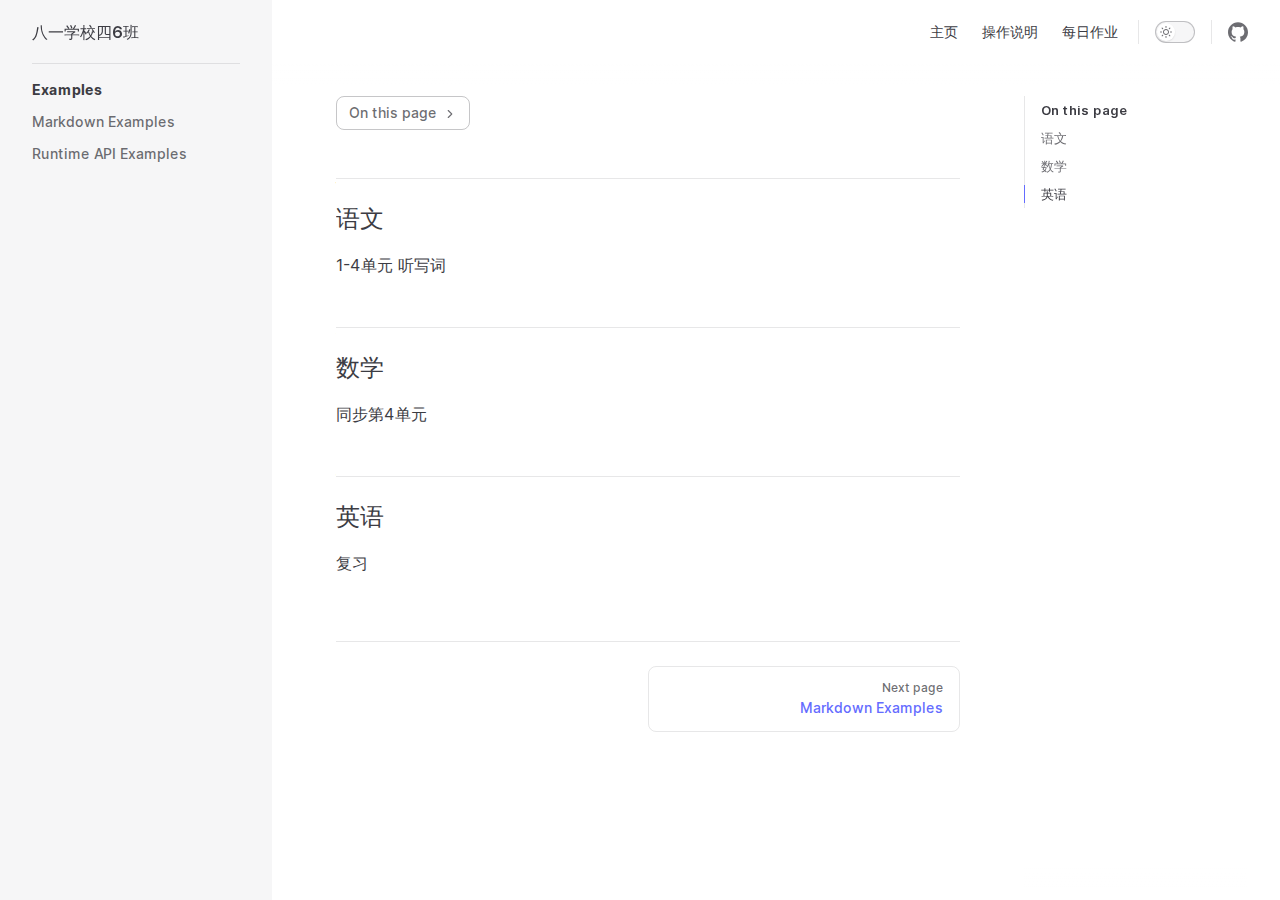
<file: blogs/daily/4-10.html>
<!DOCTYPE html>
<html lang="en-US" dir="ltr">
  <head>
    <meta charset="utf-8">
    <meta name="viewport" content="width=device-width,initial-scale=1">
    <title>八一学校四6班 | 八一学校四6班</title>
    <meta name="description" content="love">
    <link rel="preload stylesheet" href="/assets/style.0334342b.css" as="style">
    <script type="module" src="/assets/app.9add6c2a.js"></script>
    <link rel="preload" href="/assets/inter-roman-latin.2ed14f66.woff2" as="font" type="font/woff2" crossorigin="">
  <link rel="modulepreload" href="/assets/chunks/framework.5124499d.js">
  <link rel="modulepreload" href="/assets/chunks/theme.a60826eb.js">
  <link rel="modulepreload" href="/assets/blogs_daily_4-10.md.fe109469.lean.js">
  <script id="check-dark-light">(()=>{const e=localStorage.getItem("vitepress-theme-appearance")||"",a=window.matchMedia("(prefers-color-scheme: dark)").matches;(!e||e==="auto"?a:e==="dark")&&document.documentElement.classList.add("dark")})();</script>
  </head>
  <body>
    <div id="app"><div class="Layout" data-v-b2cf3e0b><!--[--><!--]--><!--[--><span tabindex="-1" data-v-c8616af1></span><a href="#VPContent" class="VPSkipLink visually-hidden" data-v-c8616af1> Skip to content </a><!--]--><!----><header class="VPNav" data-v-b2cf3e0b data-v-7e5bc4a5><div class="VPNavBar has-sidebar" data-v-7e5bc4a5 data-v-1d30fa41><div class="container" data-v-1d30fa41><div class="title" data-v-1d30fa41><div class="VPNavBarTitle has-sidebar" data-v-1d30fa41 data-v-f4ef19a3><a class="title" href="/" data-v-f4ef19a3><!--[--><!--]--><!----><!--[-->八一学校四6班<!--]--><!--[--><!--]--></a></div></div><div class="content" data-v-1d30fa41><div class="curtain" data-v-1d30fa41></div><div class="content-body" data-v-1d30fa41><!--[--><!--]--><!----><nav aria-labelledby="main-nav-aria-label" class="VPNavBarMenu menu" data-v-1d30fa41 data-v-7f418b0f><span id="main-nav-aria-label" class="visually-hidden" data-v-7f418b0f>Main Navigation</span><!--[--><!--[--><a class="VPLink link VPNavBarMenuLink" href="/" tabindex="0" data-v-7f418b0f data-v-37adc828 data-v-8f4dc553><!--[-->主页<!--]--><!----></a><!--]--><!--[--><a class="VPLink link VPNavBarMenuLink" href="/blogs/other/manu.html" tabindex="0" data-v-7f418b0f data-v-37adc828 data-v-8f4dc553><!--[-->操作说明<!--]--><!----></a><!--]--><!--[--><a class="VPLink link VPNavBarMenuLink" href="/blogs/daily/4-9.html" tabindex="0" data-v-7f418b0f data-v-37adc828 data-v-8f4dc553><!--[-->每日作业<!--]--><!----></a><!--]--><!--]--></nav><!----><div class="VPNavBarAppearance appearance" data-v-1d30fa41 data-v-f6a63727><label title="toggle dark mode" data-v-f6a63727 data-v-a9c8afb8><button class="VPSwitch VPSwitchAppearance" type="button" role="switch" aria-checked="false" data-v-a9c8afb8 data-v-f3c41672><span class="check" data-v-f3c41672><span class="icon" data-v-f3c41672><!--[--><svg xmlns="http://www.w3.org/2000/svg" aria-hidden="true" focusable="false" viewbox="0 0 24 24" class="sun" data-v-a9c8afb8><path d="M12,18c-3.3,0-6-2.7-6-6s2.7-6,6-6s6,2.7,6,6S15.3,18,12,18zM12,8c-2.2,0-4,1.8-4,4c0,2.2,1.8,4,4,4c2.2,0,4-1.8,4-4C16,9.8,14.2,8,12,8z"></path><path d="M12,4c-0.6,0-1-0.4-1-1V1c0-0.6,0.4-1,1-1s1,0.4,1,1v2C13,3.6,12.6,4,12,4z"></path><path d="M12,24c-0.6,0-1-0.4-1-1v-2c0-0.6,0.4-1,1-1s1,0.4,1,1v2C13,23.6,12.6,24,12,24z"></path><path d="M5.6,6.6c-0.3,0-0.5-0.1-0.7-0.3L3.5,4.9c-0.4-0.4-0.4-1,0-1.4s1-0.4,1.4,0l1.4,1.4c0.4,0.4,0.4,1,0,1.4C6.2,6.5,5.9,6.6,5.6,6.6z"></path><path d="M19.8,20.8c-0.3,0-0.5-0.1-0.7-0.3l-1.4-1.4c-0.4-0.4-0.4-1,0-1.4s1-0.4,1.4,0l1.4,1.4c0.4,0.4,0.4,1,0,1.4C20.3,20.7,20,20.8,19.8,20.8z"></path><path d="M3,13H1c-0.6,0-1-0.4-1-1s0.4-1,1-1h2c0.6,0,1,0.4,1,1S3.6,13,3,13z"></path><path d="M23,13h-2c-0.6,0-1-0.4-1-1s0.4-1,1-1h2c0.6,0,1,0.4,1,1S23.6,13,23,13z"></path><path d="M4.2,20.8c-0.3,0-0.5-0.1-0.7-0.3c-0.4-0.4-0.4-1,0-1.4l1.4-1.4c0.4-0.4,1-0.4,1.4,0s0.4,1,0,1.4l-1.4,1.4C4.7,20.7,4.5,20.8,4.2,20.8z"></path><path d="M18.4,6.6c-0.3,0-0.5-0.1-0.7-0.3c-0.4-0.4-0.4-1,0-1.4l1.4-1.4c0.4-0.4,1-0.4,1.4,0s0.4,1,0,1.4l-1.4,1.4C18.9,6.5,18.6,6.6,18.4,6.6z"></path></svg><svg xmlns="http://www.w3.org/2000/svg" aria-hidden="true" focusable="false" viewbox="0 0 24 24" class="moon" data-v-a9c8afb8><path d="M12.1,22c-0.3,0-0.6,0-0.9,0c-5.5-0.5-9.5-5.4-9-10.9c0.4-4.8,4.2-8.6,9-9c0.4,0,0.8,0.2,1,0.5c0.2,0.3,0.2,0.8-0.1,1.1c-2,2.7-1.4,6.4,1.3,8.4c2.1,1.6,5,1.6,7.1,0c0.3-0.2,0.7-0.3,1.1-0.1c0.3,0.2,0.5,0.6,0.5,1c-0.2,2.7-1.5,5.1-3.6,6.8C16.6,21.2,14.4,22,12.1,22zM9.3,4.4c-2.9,1-5,3.6-5.2,6.8c-0.4,4.4,2.8,8.3,7.2,8.7c2.1,0.2,4.2-0.4,5.8-1.8c1.1-0.9,1.9-2.1,2.4-3.4c-2.5,0.9-5.3,0.5-7.5-1.1C9.2,11.4,8.1,7.7,9.3,4.4z"></path></svg><!--]--></span></span></button></label></div><div class="VPSocialLinks VPNavBarSocialLinks social-links" data-v-1d30fa41 data-v-0394ad82 data-v-f6988cfb><!--[--><a class="VPSocialLink" href="pigzaza.github.io" aria-label="github" target="_blank" rel="noopener" data-v-f6988cfb data-v-c530cc0a><svg role="img" viewBox="0 0 24 24" xmlns="http://www.w3.org/2000/svg"><title>GitHub</title><path d="M12 .297c-6.63 0-12 5.373-12 12 0 5.303 3.438 9.8 8.205 11.385.6.113.82-.258.82-.577 0-.285-.01-1.04-.015-2.04-3.338.724-4.042-1.61-4.042-1.61C4.422 18.07 3.633 17.7 3.633 17.7c-1.087-.744.084-.729.084-.729 1.205.084 1.838 1.236 1.838 1.236 1.07 1.835 2.809 1.305 3.495.998.108-.776.417-1.305.76-1.605-2.665-.3-5.466-1.332-5.466-5.93 0-1.31.465-2.38 1.235-3.22-.135-.303-.54-1.523.105-3.176 0 0 1.005-.322 3.3 1.23.96-.267 1.98-.399 3-.405 1.02.006 2.04.138 3 .405 2.28-1.552 3.285-1.23 3.285-1.23.645 1.653.24 2.873.12 3.176.765.84 1.23 1.91 1.23 3.22 0 4.61-2.805 5.625-5.475 5.92.42.36.81 1.096.81 2.22 0 1.606-.015 2.896-.015 3.286 0 .315.21.69.825.57C20.565 22.092 24 17.592 24 12.297c0-6.627-5.373-12-12-12"/></svg></a><!--]--></div><div class="VPFlyout VPNavBarExtra extra" data-v-1d30fa41 data-v-40855f84 data-v-764effdf><button type="button" class="button" aria-haspopup="true" aria-expanded="false" aria-label="extra navigation" data-v-764effdf><svg xmlns="http://www.w3.org/2000/svg" aria-hidden="true" focusable="false" viewbox="0 0 24 24" class="icon" data-v-764effdf><circle cx="12" cy="12" r="2"></circle><circle cx="19" cy="12" r="2"></circle><circle cx="5" cy="12" r="2"></circle></svg></button><div class="menu" data-v-764effdf><div class="VPMenu" data-v-764effdf data-v-e7ea1737><!----><!--[--><!--[--><!----><div class="group" data-v-40855f84><div class="item appearance" data-v-40855f84><p class="label" data-v-40855f84>Appearance</p><div class="appearance-action" data-v-40855f84><label title="toggle dark mode" data-v-40855f84 data-v-a9c8afb8><button class="VPSwitch VPSwitchAppearance" type="button" role="switch" aria-checked="false" data-v-a9c8afb8 data-v-f3c41672><span class="check" data-v-f3c41672><span class="icon" data-v-f3c41672><!--[--><svg xmlns="http://www.w3.org/2000/svg" aria-hidden="true" focusable="false" viewbox="0 0 24 24" class="sun" data-v-a9c8afb8><path d="M12,18c-3.3,0-6-2.7-6-6s2.7-6,6-6s6,2.7,6,6S15.3,18,12,18zM12,8c-2.2,0-4,1.8-4,4c0,2.2,1.8,4,4,4c2.2,0,4-1.8,4-4C16,9.8,14.2,8,12,8z"></path><path d="M12,4c-0.6,0-1-0.4-1-1V1c0-0.6,0.4-1,1-1s1,0.4,1,1v2C13,3.6,12.6,4,12,4z"></path><path d="M12,24c-0.6,0-1-0.4-1-1v-2c0-0.6,0.4-1,1-1s1,0.4,1,1v2C13,23.6,12.6,24,12,24z"></path><path d="M5.6,6.6c-0.3,0-0.5-0.1-0.7-0.3L3.5,4.9c-0.4-0.4-0.4-1,0-1.4s1-0.4,1.4,0l1.4,1.4c0.4,0.4,0.4,1,0,1.4C6.2,6.5,5.9,6.6,5.6,6.6z"></path><path d="M19.8,20.8c-0.3,0-0.5-0.1-0.7-0.3l-1.4-1.4c-0.4-0.4-0.4-1,0-1.4s1-0.4,1.4,0l1.4,1.4c0.4,0.4,0.4,1,0,1.4C20.3,20.7,20,20.8,19.8,20.8z"></path><path d="M3,13H1c-0.6,0-1-0.4-1-1s0.4-1,1-1h2c0.6,0,1,0.4,1,1S3.6,13,3,13z"></path><path d="M23,13h-2c-0.6,0-1-0.4-1-1s0.4-1,1-1h2c0.6,0,1,0.4,1,1S23.6,13,23,13z"></path><path d="M4.2,20.8c-0.3,0-0.5-0.1-0.7-0.3c-0.4-0.4-0.4-1,0-1.4l1.4-1.4c0.4-0.4,1-0.4,1.4,0s0.4,1,0,1.4l-1.4,1.4C4.7,20.7,4.5,20.8,4.2,20.8z"></path><path d="M18.4,6.6c-0.3,0-0.5-0.1-0.7-0.3c-0.4-0.4-0.4-1,0-1.4l1.4-1.4c0.4-0.4,1-0.4,1.4,0s0.4,1,0,1.4l-1.4,1.4C18.9,6.5,18.6,6.6,18.4,6.6z"></path></svg><svg xmlns="http://www.w3.org/2000/svg" aria-hidden="true" focusable="false" viewbox="0 0 24 24" class="moon" data-v-a9c8afb8><path d="M12.1,22c-0.3,0-0.6,0-0.9,0c-5.5-0.5-9.5-5.4-9-10.9c0.4-4.8,4.2-8.6,9-9c0.4,0,0.8,0.2,1,0.5c0.2,0.3,0.2,0.8-0.1,1.1c-2,2.7-1.4,6.4,1.3,8.4c2.1,1.6,5,1.6,7.1,0c0.3-0.2,0.7-0.3,1.1-0.1c0.3,0.2,0.5,0.6,0.5,1c-0.2,2.7-1.5,5.1-3.6,6.8C16.6,21.2,14.4,22,12.1,22zM9.3,4.4c-2.9,1-5,3.6-5.2,6.8c-0.4,4.4,2.8,8.3,7.2,8.7c2.1,0.2,4.2-0.4,5.8-1.8c1.1-0.9,1.9-2.1,2.4-3.4c-2.5,0.9-5.3,0.5-7.5-1.1C9.2,11.4,8.1,7.7,9.3,4.4z"></path></svg><!--]--></span></span></button></label></div></div></div><div class="group" data-v-40855f84><div class="item social-links" data-v-40855f84><div class="VPSocialLinks social-links-list" data-v-40855f84 data-v-f6988cfb><!--[--><a class="VPSocialLink" href="pigzaza.github.io" aria-label="github" target="_blank" rel="noopener" data-v-f6988cfb data-v-c530cc0a><svg role="img" viewBox="0 0 24 24" xmlns="http://www.w3.org/2000/svg"><title>GitHub</title><path d="M12 .297c-6.63 0-12 5.373-12 12 0 5.303 3.438 9.8 8.205 11.385.6.113.82-.258.82-.577 0-.285-.01-1.04-.015-2.04-3.338.724-4.042-1.61-4.042-1.61C4.422 18.07 3.633 17.7 3.633 17.7c-1.087-.744.084-.729.084-.729 1.205.084 1.838 1.236 1.838 1.236 1.07 1.835 2.809 1.305 3.495.998.108-.776.417-1.305.76-1.605-2.665-.3-5.466-1.332-5.466-5.93 0-1.31.465-2.38 1.235-3.22-.135-.303-.54-1.523.105-3.176 0 0 1.005-.322 3.3 1.23.96-.267 1.98-.399 3-.405 1.02.006 2.04.138 3 .405 2.28-1.552 3.285-1.23 3.285-1.23.645 1.653.24 2.873.12 3.176.765.84 1.23 1.91 1.23 3.22 0 4.61-2.805 5.625-5.475 5.92.42.36.81 1.096.81 2.22 0 1.606-.015 2.896-.015 3.286 0 .315.21.69.825.57C20.565 22.092 24 17.592 24 12.297c0-6.627-5.373-12-12-12"/></svg></a><!--]--></div></div></div><!--]--><!--]--></div></div></div><!--[--><!--]--><button type="button" class="VPNavBarHamburger hamburger" aria-label="mobile navigation" aria-expanded="false" aria-controls="VPNavScreen" data-v-1d30fa41 data-v-e5dd9c1c><span class="container" data-v-e5dd9c1c><span class="top" data-v-e5dd9c1c></span><span class="middle" data-v-e5dd9c1c></span><span class="bottom" data-v-e5dd9c1c></span></span></button></div></div></div></div><!----></header><div class="VPLocalNav" data-v-b2cf3e0b data-v-f5a2ca58><button class="menu" aria-expanded="false" aria-controls="VPSidebarNav" data-v-f5a2ca58><svg xmlns="http://www.w3.org/2000/svg" aria-hidden="true" focusable="false" viewbox="0 0 24 24" class="menu-icon" data-v-f5a2ca58><path d="M17,11H3c-0.6,0-1-0.4-1-1s0.4-1,1-1h14c0.6,0,1,0.4,1,1S17.6,11,17,11z"></path><path d="M21,7H3C2.4,7,2,6.6,2,6s0.4-1,1-1h18c0.6,0,1,0.4,1,1S21.6,7,21,7z"></path><path d="M21,15H3c-0.6,0-1-0.4-1-1s0.4-1,1-1h18c0.6,0,1,0.4,1,1S21.6,15,21,15z"></path><path d="M17,19H3c-0.6,0-1-0.4-1-1s0.4-1,1-1h14c0.6,0,1,0.4,1,1S17.6,19,17,19z"></path></svg><span class="menu-text" data-v-f5a2ca58>Menu</span></button><div class="VPLocalNavOutlineDropdown" style="--vp-vh:0px;" data-v-f5a2ca58 data-v-079b16a8><button data-v-079b16a8>Return to top</button><!----></div></div><aside class="VPSidebar" data-v-b2cf3e0b data-v-139a1f1d><div class="curtain" data-v-139a1f1d></div><nav class="nav" id="VPSidebarNav" aria-labelledby="sidebar-aria-label" tabindex="-1" data-v-139a1f1d><span class="visually-hidden" id="sidebar-aria-label" data-v-139a1f1d> Sidebar Navigation </span><!--[--><!--]--><!--[--><div class="group" data-v-139a1f1d><section class="VPSidebarItem level-0" data-v-139a1f1d data-v-c4656e6d><div class="item" role="button" tabindex="0" data-v-c4656e6d><div class="indicator" data-v-c4656e6d></div><h2 class="text" data-v-c4656e6d>Examples</h2><!----></div><div class="items" data-v-c4656e6d><!--[--><div class="VPSidebarItem level-1 is-link" data-v-c4656e6d data-v-c4656e6d><div class="item" data-v-c4656e6d><div class="indicator" data-v-c4656e6d></div><a class="VPLink link link" href="/markdown-examples.html" data-v-c4656e6d data-v-8f4dc553><!--[--><p class="text" data-v-c4656e6d>Markdown Examples</p><!--]--><!----></a><!----></div><!----></div><div class="VPSidebarItem level-1 is-link" data-v-c4656e6d data-v-c4656e6d><div class="item" data-v-c4656e6d><div class="indicator" data-v-c4656e6d></div><a class="VPLink link link" href="/api-examples.html" data-v-c4656e6d data-v-8f4dc553><!--[--><p class="text" data-v-c4656e6d>Runtime API Examples</p><!--]--><!----></a><!----></div><!----></div><!--]--></div></section></div><!--]--><!--[--><!--]--></nav></aside><div class="VPContent has-sidebar" id="VPContent" data-v-b2cf3e0b data-v-a494bd1d><div class="VPDoc has-sidebar has-aside" data-v-a494bd1d data-v-c4b0d3cf><!--[--><!--]--><div class="container" data-v-c4b0d3cf><div class="aside" data-v-c4b0d3cf><div class="aside-curtain" data-v-c4b0d3cf></div><div class="aside-container" data-v-c4b0d3cf><div class="aside-content" data-v-c4b0d3cf><div class="VPDocAside" data-v-c4b0d3cf data-v-3f215769><!--[--><!--]--><!--[--><!--]--><div class="VPDocAsideOutline" data-v-3f215769 data-v-ff0f39c8><div class="content" data-v-ff0f39c8><div class="outline-marker" data-v-ff0f39c8></div><div class="outline-title" data-v-ff0f39c8>On this page</div><nav aria-labelledby="doc-outline-aria-label" data-v-ff0f39c8><span class="visually-hidden" id="doc-outline-aria-label" data-v-ff0f39c8> Table of Contents for current page </span><ul class="root" data-v-ff0f39c8 data-v-8f12e865><!--[--><!--]--></ul></nav></div></div><!--[--><!--]--><div class="spacer" data-v-3f215769></div><!--[--><!--]--><!----><!--[--><!--]--><!--[--><!--]--></div></div></div></div><div class="content" data-v-c4b0d3cf><div class="content-container" data-v-c4b0d3cf><!--[--><!--]--><!----><main class="main" data-v-c4b0d3cf><div style="position:relative;" class="vp-doc _blogs_daily_4-10" data-v-c4b0d3cf><div><h2 id="语文" tabindex="-1">语文 <a class="header-anchor" href="#语文" aria-label="Permalink to &quot;语文&quot;">​</a></h2><p>1-4单元 听写词</p><h2 id="数学" tabindex="-1">数学 <a class="header-anchor" href="#数学" aria-label="Permalink to &quot;数学&quot;">​</a></h2><p>同步第4单元</p><h2 id="英语" tabindex="-1">英语 <a class="header-anchor" href="#英语" aria-label="Permalink to &quot;英语&quot;">​</a></h2><p>复习</p></div></div></main><footer class="VPDocFooter" data-v-c4b0d3cf data-v-face870a><!--[--><!--]--><!----><div class="prev-next" data-v-face870a><div class="pager" data-v-face870a><!----></div><div class="pager" data-v-face870a><a class="pager-link next" href="/markdown-examples.html" data-v-face870a><span class="desc" data-v-face870a>Next page</span><span class="title" data-v-face870a>Markdown Examples</span></a></div></div></footer><!--[--><!--]--></div></div></div><!--[--><!--]--></div></div><!----><!--[--><!--]--></div></div>
    <script>__VP_HASH_MAP__ = JSON.parse("{\"api-examples.md\":\"bc2238f7\",\"index.md\":\"51cd070f\",\"blogs_other_manu.md\":\"8e4d6ecf\",\"blogs_daily_4-9.md\":\"8b6835a5\",\"markdown-examples.md\":\"3e082b85\",\"blogs_daily_4-10.md\":\"fe109469\"}")
__VP_SITE_DATA__ = JSON.parse("{\"lang\":\"en-US\",\"dir\":\"ltr\",\"title\":\"八一学校四6班\",\"description\":\"love\",\"base\":\"/\",\"head\":[],\"appearance\":true,\"themeConfig\":{\"nav\":[{\"text\":\"主页\",\"link\":\"/\"},{\"text\":\"操作说明\",\"link\":\"/blogs/other/manu\"},{\"text\":\"每日作业\",\"link\":\"/blogs/daily/4-9.md\"}],\"sidebar\":[{\"text\":\"Examples\",\"items\":[{\"text\":\"Markdown Examples\",\"link\":\"/markdown-examples\"},{\"text\":\"Runtime API Examples\",\"link\":\"/api-examples\"}]}],\"socialLinks\":[{\"icon\":\"github\",\"link\":\"pigzaza.github.io\"}]},\"locales\":{},\"scrollOffset\":90,\"cleanUrls\":false}")</script>
    
  </body>
</html>
</file>
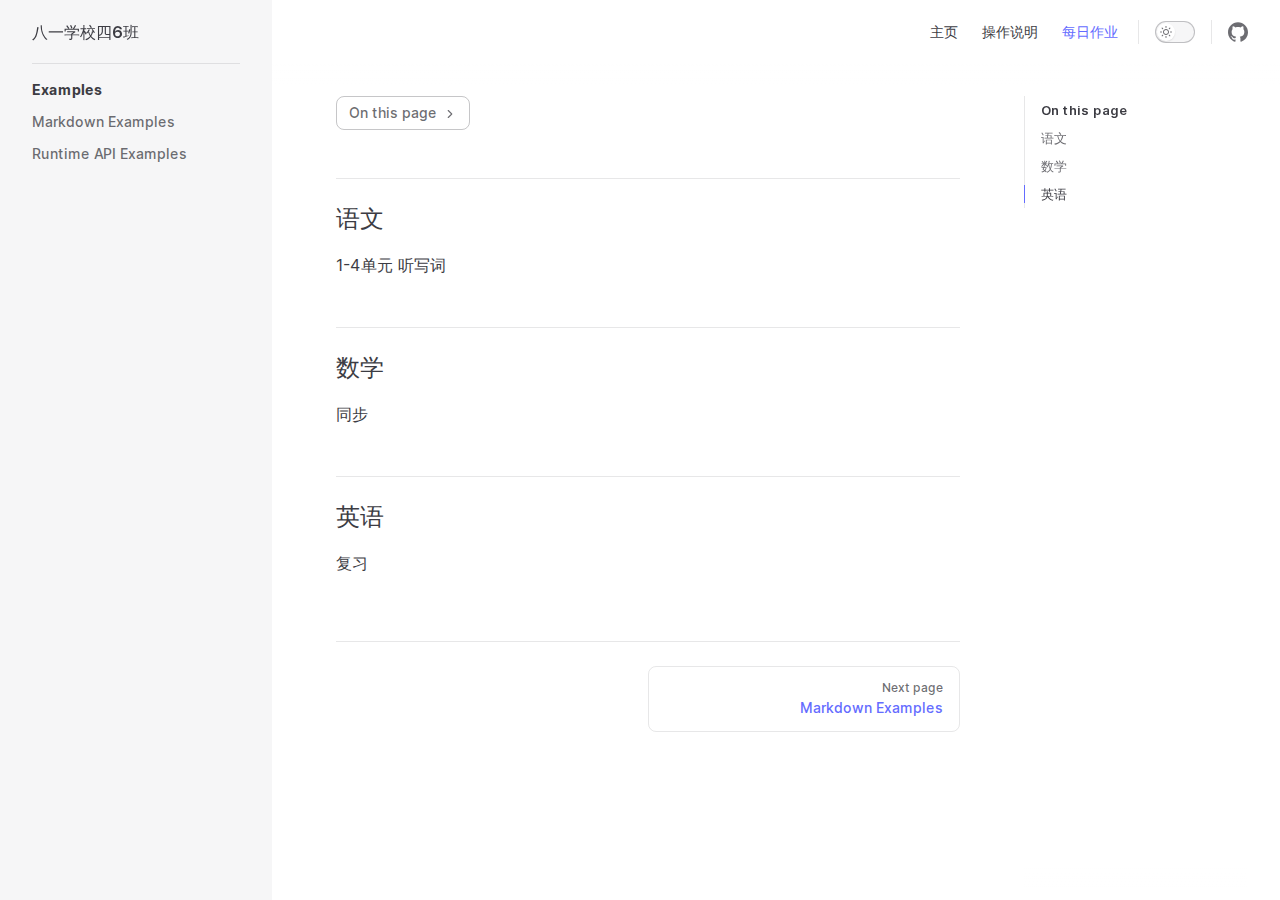
<file: blogs/daily/4-9.html>
<!DOCTYPE html>
<html lang="en-US" dir="ltr">
  <head>
    <meta charset="utf-8">
    <meta name="viewport" content="width=device-width,initial-scale=1">
    <title>八一学校四6班 | 八一学校四6班</title>
    <meta name="description" content="love">
    <link rel="preload stylesheet" href="/assets/style.0334342b.css" as="style">
    <script type="module" src="/assets/app.9add6c2a.js"></script>
    <link rel="preload" href="/assets/inter-roman-latin.2ed14f66.woff2" as="font" type="font/woff2" crossorigin="">
  <link rel="modulepreload" href="/assets/chunks/framework.5124499d.js">
  <link rel="modulepreload" href="/assets/chunks/theme.a60826eb.js">
  <link rel="modulepreload" href="/assets/blogs_daily_4-9.md.8b6835a5.lean.js">
  <script id="check-dark-light">(()=>{const e=localStorage.getItem("vitepress-theme-appearance")||"",a=window.matchMedia("(prefers-color-scheme: dark)").matches;(!e||e==="auto"?a:e==="dark")&&document.documentElement.classList.add("dark")})();</script>
  </head>
  <body>
    <div id="app"><div class="Layout" data-v-b2cf3e0b><!--[--><!--]--><!--[--><span tabindex="-1" data-v-c8616af1></span><a href="#VPContent" class="VPSkipLink visually-hidden" data-v-c8616af1> Skip to content </a><!--]--><!----><header class="VPNav" data-v-b2cf3e0b data-v-7e5bc4a5><div class="VPNavBar has-sidebar" data-v-7e5bc4a5 data-v-1d30fa41><div class="container" data-v-1d30fa41><div class="title" data-v-1d30fa41><div class="VPNavBarTitle has-sidebar" data-v-1d30fa41 data-v-f4ef19a3><a class="title" href="/" data-v-f4ef19a3><!--[--><!--]--><!----><!--[-->八一学校四6班<!--]--><!--[--><!--]--></a></div></div><div class="content" data-v-1d30fa41><div class="curtain" data-v-1d30fa41></div><div class="content-body" data-v-1d30fa41><!--[--><!--]--><!----><nav aria-labelledby="main-nav-aria-label" class="VPNavBarMenu menu" data-v-1d30fa41 data-v-7f418b0f><span id="main-nav-aria-label" class="visually-hidden" data-v-7f418b0f>Main Navigation</span><!--[--><!--[--><a class="VPLink link VPNavBarMenuLink" href="/" tabindex="0" data-v-7f418b0f data-v-37adc828 data-v-8f4dc553><!--[-->主页<!--]--><!----></a><!--]--><!--[--><a class="VPLink link VPNavBarMenuLink" href="/blogs/other/manu.html" tabindex="0" data-v-7f418b0f data-v-37adc828 data-v-8f4dc553><!--[-->操作说明<!--]--><!----></a><!--]--><!--[--><a class="VPLink link VPNavBarMenuLink active" href="/blogs/daily/4-9.html" tabindex="0" data-v-7f418b0f data-v-37adc828 data-v-8f4dc553><!--[-->每日作业<!--]--><!----></a><!--]--><!--]--></nav><!----><div class="VPNavBarAppearance appearance" data-v-1d30fa41 data-v-f6a63727><label title="toggle dark mode" data-v-f6a63727 data-v-a9c8afb8><button class="VPSwitch VPSwitchAppearance" type="button" role="switch" aria-checked="false" data-v-a9c8afb8 data-v-f3c41672><span class="check" data-v-f3c41672><span class="icon" data-v-f3c41672><!--[--><svg xmlns="http://www.w3.org/2000/svg" aria-hidden="true" focusable="false" viewbox="0 0 24 24" class="sun" data-v-a9c8afb8><path d="M12,18c-3.3,0-6-2.7-6-6s2.7-6,6-6s6,2.7,6,6S15.3,18,12,18zM12,8c-2.2,0-4,1.8-4,4c0,2.2,1.8,4,4,4c2.2,0,4-1.8,4-4C16,9.8,14.2,8,12,8z"></path><path d="M12,4c-0.6,0-1-0.4-1-1V1c0-0.6,0.4-1,1-1s1,0.4,1,1v2C13,3.6,12.6,4,12,4z"></path><path d="M12,24c-0.6,0-1-0.4-1-1v-2c0-0.6,0.4-1,1-1s1,0.4,1,1v2C13,23.6,12.6,24,12,24z"></path><path d="M5.6,6.6c-0.3,0-0.5-0.1-0.7-0.3L3.5,4.9c-0.4-0.4-0.4-1,0-1.4s1-0.4,1.4,0l1.4,1.4c0.4,0.4,0.4,1,0,1.4C6.2,6.5,5.9,6.6,5.6,6.6z"></path><path d="M19.8,20.8c-0.3,0-0.5-0.1-0.7-0.3l-1.4-1.4c-0.4-0.4-0.4-1,0-1.4s1-0.4,1.4,0l1.4,1.4c0.4,0.4,0.4,1,0,1.4C20.3,20.7,20,20.8,19.8,20.8z"></path><path d="M3,13H1c-0.6,0-1-0.4-1-1s0.4-1,1-1h2c0.6,0,1,0.4,1,1S3.6,13,3,13z"></path><path d="M23,13h-2c-0.6,0-1-0.4-1-1s0.4-1,1-1h2c0.6,0,1,0.4,1,1S23.6,13,23,13z"></path><path d="M4.2,20.8c-0.3,0-0.5-0.1-0.7-0.3c-0.4-0.4-0.4-1,0-1.4l1.4-1.4c0.4-0.4,1-0.4,1.4,0s0.4,1,0,1.4l-1.4,1.4C4.7,20.7,4.5,20.8,4.2,20.8z"></path><path d="M18.4,6.6c-0.3,0-0.5-0.1-0.7-0.3c-0.4-0.4-0.4-1,0-1.4l1.4-1.4c0.4-0.4,1-0.4,1.4,0s0.4,1,0,1.4l-1.4,1.4C18.9,6.5,18.6,6.6,18.4,6.6z"></path></svg><svg xmlns="http://www.w3.org/2000/svg" aria-hidden="true" focusable="false" viewbox="0 0 24 24" class="moon" data-v-a9c8afb8><path d="M12.1,22c-0.3,0-0.6,0-0.9,0c-5.5-0.5-9.5-5.4-9-10.9c0.4-4.8,4.2-8.6,9-9c0.4,0,0.8,0.2,1,0.5c0.2,0.3,0.2,0.8-0.1,1.1c-2,2.7-1.4,6.4,1.3,8.4c2.1,1.6,5,1.6,7.1,0c0.3-0.2,0.7-0.3,1.1-0.1c0.3,0.2,0.5,0.6,0.5,1c-0.2,2.7-1.5,5.1-3.6,6.8C16.6,21.2,14.4,22,12.1,22zM9.3,4.4c-2.9,1-5,3.6-5.2,6.8c-0.4,4.4,2.8,8.3,7.2,8.7c2.1,0.2,4.2-0.4,5.8-1.8c1.1-0.9,1.9-2.1,2.4-3.4c-2.5,0.9-5.3,0.5-7.5-1.1C9.2,11.4,8.1,7.7,9.3,4.4z"></path></svg><!--]--></span></span></button></label></div><div class="VPSocialLinks VPNavBarSocialLinks social-links" data-v-1d30fa41 data-v-0394ad82 data-v-f6988cfb><!--[--><a class="VPSocialLink" href="pigzaza.github.io" aria-label="github" target="_blank" rel="noopener" data-v-f6988cfb data-v-c530cc0a><svg role="img" viewBox="0 0 24 24" xmlns="http://www.w3.org/2000/svg"><title>GitHub</title><path d="M12 .297c-6.63 0-12 5.373-12 12 0 5.303 3.438 9.8 8.205 11.385.6.113.82-.258.82-.577 0-.285-.01-1.04-.015-2.04-3.338.724-4.042-1.61-4.042-1.61C4.422 18.07 3.633 17.7 3.633 17.7c-1.087-.744.084-.729.084-.729 1.205.084 1.838 1.236 1.838 1.236 1.07 1.835 2.809 1.305 3.495.998.108-.776.417-1.305.76-1.605-2.665-.3-5.466-1.332-5.466-5.93 0-1.31.465-2.38 1.235-3.22-.135-.303-.54-1.523.105-3.176 0 0 1.005-.322 3.3 1.23.96-.267 1.98-.399 3-.405 1.02.006 2.04.138 3 .405 2.28-1.552 3.285-1.23 3.285-1.23.645 1.653.24 2.873.12 3.176.765.84 1.23 1.91 1.23 3.22 0 4.61-2.805 5.625-5.475 5.92.42.36.81 1.096.81 2.22 0 1.606-.015 2.896-.015 3.286 0 .315.21.69.825.57C20.565 22.092 24 17.592 24 12.297c0-6.627-5.373-12-12-12"/></svg></a><!--]--></div><div class="VPFlyout VPNavBarExtra extra" data-v-1d30fa41 data-v-40855f84 data-v-764effdf><button type="button" class="button" aria-haspopup="true" aria-expanded="false" aria-label="extra navigation" data-v-764effdf><svg xmlns="http://www.w3.org/2000/svg" aria-hidden="true" focusable="false" viewbox="0 0 24 24" class="icon" data-v-764effdf><circle cx="12" cy="12" r="2"></circle><circle cx="19" cy="12" r="2"></circle><circle cx="5" cy="12" r="2"></circle></svg></button><div class="menu" data-v-764effdf><div class="VPMenu" data-v-764effdf data-v-e7ea1737><!----><!--[--><!--[--><!----><div class="group" data-v-40855f84><div class="item appearance" data-v-40855f84><p class="label" data-v-40855f84>Appearance</p><div class="appearance-action" data-v-40855f84><label title="toggle dark mode" data-v-40855f84 data-v-a9c8afb8><button class="VPSwitch VPSwitchAppearance" type="button" role="switch" aria-checked="false" data-v-a9c8afb8 data-v-f3c41672><span class="check" data-v-f3c41672><span class="icon" data-v-f3c41672><!--[--><svg xmlns="http://www.w3.org/2000/svg" aria-hidden="true" focusable="false" viewbox="0 0 24 24" class="sun" data-v-a9c8afb8><path d="M12,18c-3.3,0-6-2.7-6-6s2.7-6,6-6s6,2.7,6,6S15.3,18,12,18zM12,8c-2.2,0-4,1.8-4,4c0,2.2,1.8,4,4,4c2.2,0,4-1.8,4-4C16,9.8,14.2,8,12,8z"></path><path d="M12,4c-0.6,0-1-0.4-1-1V1c0-0.6,0.4-1,1-1s1,0.4,1,1v2C13,3.6,12.6,4,12,4z"></path><path d="M12,24c-0.6,0-1-0.4-1-1v-2c0-0.6,0.4-1,1-1s1,0.4,1,1v2C13,23.6,12.6,24,12,24z"></path><path d="M5.6,6.6c-0.3,0-0.5-0.1-0.7-0.3L3.5,4.9c-0.4-0.4-0.4-1,0-1.4s1-0.4,1.4,0l1.4,1.4c0.4,0.4,0.4,1,0,1.4C6.2,6.5,5.9,6.6,5.6,6.6z"></path><path d="M19.8,20.8c-0.3,0-0.5-0.1-0.7-0.3l-1.4-1.4c-0.4-0.4-0.4-1,0-1.4s1-0.4,1.4,0l1.4,1.4c0.4,0.4,0.4,1,0,1.4C20.3,20.7,20,20.8,19.8,20.8z"></path><path d="M3,13H1c-0.6,0-1-0.4-1-1s0.4-1,1-1h2c0.6,0,1,0.4,1,1S3.6,13,3,13z"></path><path d="M23,13h-2c-0.6,0-1-0.4-1-1s0.4-1,1-1h2c0.6,0,1,0.4,1,1S23.6,13,23,13z"></path><path d="M4.2,20.8c-0.3,0-0.5-0.1-0.7-0.3c-0.4-0.4-0.4-1,0-1.4l1.4-1.4c0.4-0.4,1-0.4,1.4,0s0.4,1,0,1.4l-1.4,1.4C4.7,20.7,4.5,20.8,4.2,20.8z"></path><path d="M18.4,6.6c-0.3,0-0.5-0.1-0.7-0.3c-0.4-0.4-0.4-1,0-1.4l1.4-1.4c0.4-0.4,1-0.4,1.4,0s0.4,1,0,1.4l-1.4,1.4C18.9,6.5,18.6,6.6,18.4,6.6z"></path></svg><svg xmlns="http://www.w3.org/2000/svg" aria-hidden="true" focusable="false" viewbox="0 0 24 24" class="moon" data-v-a9c8afb8><path d="M12.1,22c-0.3,0-0.6,0-0.9,0c-5.5-0.5-9.5-5.4-9-10.9c0.4-4.8,4.2-8.6,9-9c0.4,0,0.8,0.2,1,0.5c0.2,0.3,0.2,0.8-0.1,1.1c-2,2.7-1.4,6.4,1.3,8.4c2.1,1.6,5,1.6,7.1,0c0.3-0.2,0.7-0.3,1.1-0.1c0.3,0.2,0.5,0.6,0.5,1c-0.2,2.7-1.5,5.1-3.6,6.8C16.6,21.2,14.4,22,12.1,22zM9.3,4.4c-2.9,1-5,3.6-5.2,6.8c-0.4,4.4,2.8,8.3,7.2,8.7c2.1,0.2,4.2-0.4,5.8-1.8c1.1-0.9,1.9-2.1,2.4-3.4c-2.5,0.9-5.3,0.5-7.5-1.1C9.2,11.4,8.1,7.7,9.3,4.4z"></path></svg><!--]--></span></span></button></label></div></div></div><div class="group" data-v-40855f84><div class="item social-links" data-v-40855f84><div class="VPSocialLinks social-links-list" data-v-40855f84 data-v-f6988cfb><!--[--><a class="VPSocialLink" href="pigzaza.github.io" aria-label="github" target="_blank" rel="noopener" data-v-f6988cfb data-v-c530cc0a><svg role="img" viewBox="0 0 24 24" xmlns="http://www.w3.org/2000/svg"><title>GitHub</title><path d="M12 .297c-6.63 0-12 5.373-12 12 0 5.303 3.438 9.8 8.205 11.385.6.113.82-.258.82-.577 0-.285-.01-1.04-.015-2.04-3.338.724-4.042-1.61-4.042-1.61C4.422 18.07 3.633 17.7 3.633 17.7c-1.087-.744.084-.729.084-.729 1.205.084 1.838 1.236 1.838 1.236 1.07 1.835 2.809 1.305 3.495.998.108-.776.417-1.305.76-1.605-2.665-.3-5.466-1.332-5.466-5.93 0-1.31.465-2.38 1.235-3.22-.135-.303-.54-1.523.105-3.176 0 0 1.005-.322 3.3 1.23.96-.267 1.98-.399 3-.405 1.02.006 2.04.138 3 .405 2.28-1.552 3.285-1.23 3.285-1.23.645 1.653.24 2.873.12 3.176.765.84 1.23 1.91 1.23 3.22 0 4.61-2.805 5.625-5.475 5.92.42.36.81 1.096.81 2.22 0 1.606-.015 2.896-.015 3.286 0 .315.21.69.825.57C20.565 22.092 24 17.592 24 12.297c0-6.627-5.373-12-12-12"/></svg></a><!--]--></div></div></div><!--]--><!--]--></div></div></div><!--[--><!--]--><button type="button" class="VPNavBarHamburger hamburger" aria-label="mobile navigation" aria-expanded="false" aria-controls="VPNavScreen" data-v-1d30fa41 data-v-e5dd9c1c><span class="container" data-v-e5dd9c1c><span class="top" data-v-e5dd9c1c></span><span class="middle" data-v-e5dd9c1c></span><span class="bottom" data-v-e5dd9c1c></span></span></button></div></div></div></div><!----></header><div class="VPLocalNav" data-v-b2cf3e0b data-v-f5a2ca58><button class="menu" aria-expanded="false" aria-controls="VPSidebarNav" data-v-f5a2ca58><svg xmlns="http://www.w3.org/2000/svg" aria-hidden="true" focusable="false" viewbox="0 0 24 24" class="menu-icon" data-v-f5a2ca58><path d="M17,11H3c-0.6,0-1-0.4-1-1s0.4-1,1-1h14c0.6,0,1,0.4,1,1S17.6,11,17,11z"></path><path d="M21,7H3C2.4,7,2,6.6,2,6s0.4-1,1-1h18c0.6,0,1,0.4,1,1S21.6,7,21,7z"></path><path d="M21,15H3c-0.6,0-1-0.4-1-1s0.4-1,1-1h18c0.6,0,1,0.4,1,1S21.6,15,21,15z"></path><path d="M17,19H3c-0.6,0-1-0.4-1-1s0.4-1,1-1h14c0.6,0,1,0.4,1,1S17.6,19,17,19z"></path></svg><span class="menu-text" data-v-f5a2ca58>Menu</span></button><div class="VPLocalNavOutlineDropdown" style="--vp-vh:0px;" data-v-f5a2ca58 data-v-079b16a8><button data-v-079b16a8>Return to top</button><!----></div></div><aside class="VPSidebar" data-v-b2cf3e0b data-v-139a1f1d><div class="curtain" data-v-139a1f1d></div><nav class="nav" id="VPSidebarNav" aria-labelledby="sidebar-aria-label" tabindex="-1" data-v-139a1f1d><span class="visually-hidden" id="sidebar-aria-label" data-v-139a1f1d> Sidebar Navigation </span><!--[--><!--]--><!--[--><div class="group" data-v-139a1f1d><section class="VPSidebarItem level-0" data-v-139a1f1d data-v-c4656e6d><div class="item" role="button" tabindex="0" data-v-c4656e6d><div class="indicator" data-v-c4656e6d></div><h2 class="text" data-v-c4656e6d>Examples</h2><!----></div><div class="items" data-v-c4656e6d><!--[--><div class="VPSidebarItem level-1 is-link" data-v-c4656e6d data-v-c4656e6d><div class="item" data-v-c4656e6d><div class="indicator" data-v-c4656e6d></div><a class="VPLink link link" href="/markdown-examples.html" data-v-c4656e6d data-v-8f4dc553><!--[--><p class="text" data-v-c4656e6d>Markdown Examples</p><!--]--><!----></a><!----></div><!----></div><div class="VPSidebarItem level-1 is-link" data-v-c4656e6d data-v-c4656e6d><div class="item" data-v-c4656e6d><div class="indicator" data-v-c4656e6d></div><a class="VPLink link link" href="/api-examples.html" data-v-c4656e6d data-v-8f4dc553><!--[--><p class="text" data-v-c4656e6d>Runtime API Examples</p><!--]--><!----></a><!----></div><!----></div><!--]--></div></section></div><!--]--><!--[--><!--]--></nav></aside><div class="VPContent has-sidebar" id="VPContent" data-v-b2cf3e0b data-v-a494bd1d><div class="VPDoc has-sidebar has-aside" data-v-a494bd1d data-v-c4b0d3cf><!--[--><!--]--><div class="container" data-v-c4b0d3cf><div class="aside" data-v-c4b0d3cf><div class="aside-curtain" data-v-c4b0d3cf></div><div class="aside-container" data-v-c4b0d3cf><div class="aside-content" data-v-c4b0d3cf><div class="VPDocAside" data-v-c4b0d3cf data-v-3f215769><!--[--><!--]--><!--[--><!--]--><div class="VPDocAsideOutline" data-v-3f215769 data-v-ff0f39c8><div class="content" data-v-ff0f39c8><div class="outline-marker" data-v-ff0f39c8></div><div class="outline-title" data-v-ff0f39c8>On this page</div><nav aria-labelledby="doc-outline-aria-label" data-v-ff0f39c8><span class="visually-hidden" id="doc-outline-aria-label" data-v-ff0f39c8> Table of Contents for current page </span><ul class="root" data-v-ff0f39c8 data-v-8f12e865><!--[--><!--]--></ul></nav></div></div><!--[--><!--]--><div class="spacer" data-v-3f215769></div><!--[--><!--]--><!----><!--[--><!--]--><!--[--><!--]--></div></div></div></div><div class="content" data-v-c4b0d3cf><div class="content-container" data-v-c4b0d3cf><!--[--><!--]--><!----><main class="main" data-v-c4b0d3cf><div style="position:relative;" class="vp-doc _blogs_daily_4-9" data-v-c4b0d3cf><div><h2 id="语文" tabindex="-1">语文 <a class="header-anchor" href="#语文" aria-label="Permalink to &quot;语文&quot;">​</a></h2><p>1-4单元 听写词</p><h2 id="数学" tabindex="-1">数学 <a class="header-anchor" href="#数学" aria-label="Permalink to &quot;数学&quot;">​</a></h2><p>同步</p><h2 id="英语" tabindex="-1">英语 <a class="header-anchor" href="#英语" aria-label="Permalink to &quot;英语&quot;">​</a></h2><p>复习</p></div></div></main><footer class="VPDocFooter" data-v-c4b0d3cf data-v-face870a><!--[--><!--]--><!----><div class="prev-next" data-v-face870a><div class="pager" data-v-face870a><!----></div><div class="pager" data-v-face870a><a class="pager-link next" href="/markdown-examples.html" data-v-face870a><span class="desc" data-v-face870a>Next page</span><span class="title" data-v-face870a>Markdown Examples</span></a></div></div></footer><!--[--><!--]--></div></div></div><!--[--><!--]--></div></div><!----><!--[--><!--]--></div></div>
    <script>__VP_HASH_MAP__ = JSON.parse("{\"api-examples.md\":\"bc2238f7\",\"index.md\":\"51cd070f\",\"blogs_other_manu.md\":\"8e4d6ecf\",\"blogs_daily_4-9.md\":\"8b6835a5\",\"markdown-examples.md\":\"3e082b85\",\"blogs_daily_4-10.md\":\"fe109469\"}")
__VP_SITE_DATA__ = JSON.parse("{\"lang\":\"en-US\",\"dir\":\"ltr\",\"title\":\"八一学校四6班\",\"description\":\"love\",\"base\":\"/\",\"head\":[],\"appearance\":true,\"themeConfig\":{\"nav\":[{\"text\":\"主页\",\"link\":\"/\"},{\"text\":\"操作说明\",\"link\":\"/blogs/other/manu\"},{\"text\":\"每日作业\",\"link\":\"/blogs/daily/4-9.md\"}],\"sidebar\":[{\"text\":\"Examples\",\"items\":[{\"text\":\"Markdown Examples\",\"link\":\"/markdown-examples\"},{\"text\":\"Runtime API Examples\",\"link\":\"/api-examples\"}]}],\"socialLinks\":[{\"icon\":\"github\",\"link\":\"pigzaza.github.io\"}]},\"locales\":{},\"scrollOffset\":90,\"cleanUrls\":false}")</script>
    
  </body>
</html>
</file>
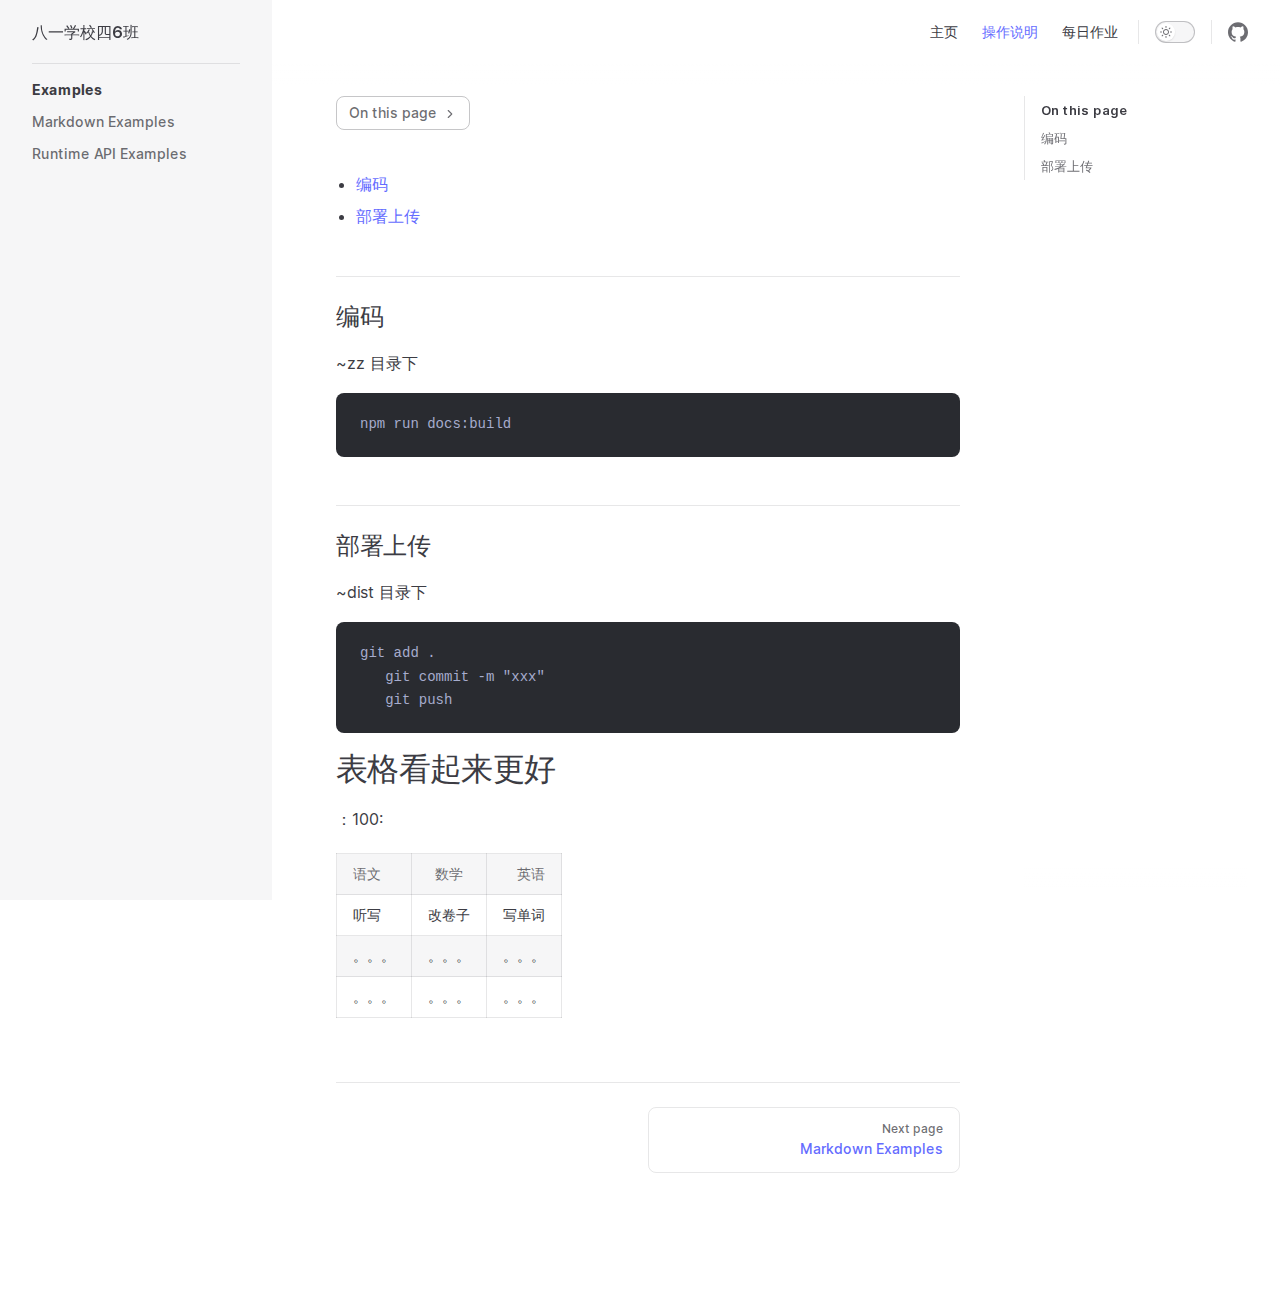
<file: blogs/other/manu.html>
<!DOCTYPE html>
<html lang="en-US" dir="ltr">
  <head>
    <meta charset="utf-8">
    <meta name="viewport" content="width=device-width,initial-scale=1">
    <title>表格看起来更好 | 八一学校四6班</title>
    <meta name="description" content="love">
    <link rel="preload stylesheet" href="/assets/style.0334342b.css" as="style">
    <script type="module" src="/assets/app.9add6c2a.js"></script>
    <link rel="preload" href="/assets/inter-roman-latin.2ed14f66.woff2" as="font" type="font/woff2" crossorigin="">
  <link rel="modulepreload" href="/assets/chunks/framework.5124499d.js">
  <link rel="modulepreload" href="/assets/chunks/theme.a60826eb.js">
  <link rel="modulepreload" href="/assets/blogs_other_manu.md.8e4d6ecf.lean.js">
  <script id="check-dark-light">(()=>{const e=localStorage.getItem("vitepress-theme-appearance")||"",a=window.matchMedia("(prefers-color-scheme: dark)").matches;(!e||e==="auto"?a:e==="dark")&&document.documentElement.classList.add("dark")})();</script>
  </head>
  <body>
    <div id="app"><div class="Layout" data-v-b2cf3e0b><!--[--><!--]--><!--[--><span tabindex="-1" data-v-c8616af1></span><a href="#VPContent" class="VPSkipLink visually-hidden" data-v-c8616af1> Skip to content </a><!--]--><!----><header class="VPNav" data-v-b2cf3e0b data-v-7e5bc4a5><div class="VPNavBar has-sidebar" data-v-7e5bc4a5 data-v-1d30fa41><div class="container" data-v-1d30fa41><div class="title" data-v-1d30fa41><div class="VPNavBarTitle has-sidebar" data-v-1d30fa41 data-v-f4ef19a3><a class="title" href="/" data-v-f4ef19a3><!--[--><!--]--><!----><!--[-->八一学校四6班<!--]--><!--[--><!--]--></a></div></div><div class="content" data-v-1d30fa41><div class="curtain" data-v-1d30fa41></div><div class="content-body" data-v-1d30fa41><!--[--><!--]--><!----><nav aria-labelledby="main-nav-aria-label" class="VPNavBarMenu menu" data-v-1d30fa41 data-v-7f418b0f><span id="main-nav-aria-label" class="visually-hidden" data-v-7f418b0f>Main Navigation</span><!--[--><!--[--><a class="VPLink link VPNavBarMenuLink" href="/" tabindex="0" data-v-7f418b0f data-v-37adc828 data-v-8f4dc553><!--[-->主页<!--]--><!----></a><!--]--><!--[--><a class="VPLink link VPNavBarMenuLink active" href="/blogs/other/manu.html" tabindex="0" data-v-7f418b0f data-v-37adc828 data-v-8f4dc553><!--[-->操作说明<!--]--><!----></a><!--]--><!--[--><a class="VPLink link VPNavBarMenuLink" href="/blogs/daily/4-9.html" tabindex="0" data-v-7f418b0f data-v-37adc828 data-v-8f4dc553><!--[-->每日作业<!--]--><!----></a><!--]--><!--]--></nav><!----><div class="VPNavBarAppearance appearance" data-v-1d30fa41 data-v-f6a63727><label title="toggle dark mode" data-v-f6a63727 data-v-a9c8afb8><button class="VPSwitch VPSwitchAppearance" type="button" role="switch" aria-checked="false" data-v-a9c8afb8 data-v-f3c41672><span class="check" data-v-f3c41672><span class="icon" data-v-f3c41672><!--[--><svg xmlns="http://www.w3.org/2000/svg" aria-hidden="true" focusable="false" viewbox="0 0 24 24" class="sun" data-v-a9c8afb8><path d="M12,18c-3.3,0-6-2.7-6-6s2.7-6,6-6s6,2.7,6,6S15.3,18,12,18zM12,8c-2.2,0-4,1.8-4,4c0,2.2,1.8,4,4,4c2.2,0,4-1.8,4-4C16,9.8,14.2,8,12,8z"></path><path d="M12,4c-0.6,0-1-0.4-1-1V1c0-0.6,0.4-1,1-1s1,0.4,1,1v2C13,3.6,12.6,4,12,4z"></path><path d="M12,24c-0.6,0-1-0.4-1-1v-2c0-0.6,0.4-1,1-1s1,0.4,1,1v2C13,23.6,12.6,24,12,24z"></path><path d="M5.6,6.6c-0.3,0-0.5-0.1-0.7-0.3L3.5,4.9c-0.4-0.4-0.4-1,0-1.4s1-0.4,1.4,0l1.4,1.4c0.4,0.4,0.4,1,0,1.4C6.2,6.5,5.9,6.6,5.6,6.6z"></path><path d="M19.8,20.8c-0.3,0-0.5-0.1-0.7-0.3l-1.4-1.4c-0.4-0.4-0.4-1,0-1.4s1-0.4,1.4,0l1.4,1.4c0.4,0.4,0.4,1,0,1.4C20.3,20.7,20,20.8,19.8,20.8z"></path><path d="M3,13H1c-0.6,0-1-0.4-1-1s0.4-1,1-1h2c0.6,0,1,0.4,1,1S3.6,13,3,13z"></path><path d="M23,13h-2c-0.6,0-1-0.4-1-1s0.4-1,1-1h2c0.6,0,1,0.4,1,1S23.6,13,23,13z"></path><path d="M4.2,20.8c-0.3,0-0.5-0.1-0.7-0.3c-0.4-0.4-0.4-1,0-1.4l1.4-1.4c0.4-0.4,1-0.4,1.4,0s0.4,1,0,1.4l-1.4,1.4C4.7,20.7,4.5,20.8,4.2,20.8z"></path><path d="M18.4,6.6c-0.3,0-0.5-0.1-0.7-0.3c-0.4-0.4-0.4-1,0-1.4l1.4-1.4c0.4-0.4,1-0.4,1.4,0s0.4,1,0,1.4l-1.4,1.4C18.9,6.5,18.6,6.6,18.4,6.6z"></path></svg><svg xmlns="http://www.w3.org/2000/svg" aria-hidden="true" focusable="false" viewbox="0 0 24 24" class="moon" data-v-a9c8afb8><path d="M12.1,22c-0.3,0-0.6,0-0.9,0c-5.5-0.5-9.5-5.4-9-10.9c0.4-4.8,4.2-8.6,9-9c0.4,0,0.8,0.2,1,0.5c0.2,0.3,0.2,0.8-0.1,1.1c-2,2.7-1.4,6.4,1.3,8.4c2.1,1.6,5,1.6,7.1,0c0.3-0.2,0.7-0.3,1.1-0.1c0.3,0.2,0.5,0.6,0.5,1c-0.2,2.7-1.5,5.1-3.6,6.8C16.6,21.2,14.4,22,12.1,22zM9.3,4.4c-2.9,1-5,3.6-5.2,6.8c-0.4,4.4,2.8,8.3,7.2,8.7c2.1,0.2,4.2-0.4,5.8-1.8c1.1-0.9,1.9-2.1,2.4-3.4c-2.5,0.9-5.3,0.5-7.5-1.1C9.2,11.4,8.1,7.7,9.3,4.4z"></path></svg><!--]--></span></span></button></label></div><div class="VPSocialLinks VPNavBarSocialLinks social-links" data-v-1d30fa41 data-v-0394ad82 data-v-f6988cfb><!--[--><a class="VPSocialLink" href="pigzaza.github.io" aria-label="github" target="_blank" rel="noopener" data-v-f6988cfb data-v-c530cc0a><svg role="img" viewBox="0 0 24 24" xmlns="http://www.w3.org/2000/svg"><title>GitHub</title><path d="M12 .297c-6.63 0-12 5.373-12 12 0 5.303 3.438 9.8 8.205 11.385.6.113.82-.258.82-.577 0-.285-.01-1.04-.015-2.04-3.338.724-4.042-1.61-4.042-1.61C4.422 18.07 3.633 17.7 3.633 17.7c-1.087-.744.084-.729.084-.729 1.205.084 1.838 1.236 1.838 1.236 1.07 1.835 2.809 1.305 3.495.998.108-.776.417-1.305.76-1.605-2.665-.3-5.466-1.332-5.466-5.93 0-1.31.465-2.38 1.235-3.22-.135-.303-.54-1.523.105-3.176 0 0 1.005-.322 3.3 1.23.96-.267 1.98-.399 3-.405 1.02.006 2.04.138 3 .405 2.28-1.552 3.285-1.23 3.285-1.23.645 1.653.24 2.873.12 3.176.765.84 1.23 1.91 1.23 3.22 0 4.61-2.805 5.625-5.475 5.92.42.36.81 1.096.81 2.22 0 1.606-.015 2.896-.015 3.286 0 .315.21.69.825.57C20.565 22.092 24 17.592 24 12.297c0-6.627-5.373-12-12-12"/></svg></a><!--]--></div><div class="VPFlyout VPNavBarExtra extra" data-v-1d30fa41 data-v-40855f84 data-v-764effdf><button type="button" class="button" aria-haspopup="true" aria-expanded="false" aria-label="extra navigation" data-v-764effdf><svg xmlns="http://www.w3.org/2000/svg" aria-hidden="true" focusable="false" viewbox="0 0 24 24" class="icon" data-v-764effdf><circle cx="12" cy="12" r="2"></circle><circle cx="19" cy="12" r="2"></circle><circle cx="5" cy="12" r="2"></circle></svg></button><div class="menu" data-v-764effdf><div class="VPMenu" data-v-764effdf data-v-e7ea1737><!----><!--[--><!--[--><!----><div class="group" data-v-40855f84><div class="item appearance" data-v-40855f84><p class="label" data-v-40855f84>Appearance</p><div class="appearance-action" data-v-40855f84><label title="toggle dark mode" data-v-40855f84 data-v-a9c8afb8><button class="VPSwitch VPSwitchAppearance" type="button" role="switch" aria-checked="false" data-v-a9c8afb8 data-v-f3c41672><span class="check" data-v-f3c41672><span class="icon" data-v-f3c41672><!--[--><svg xmlns="http://www.w3.org/2000/svg" aria-hidden="true" focusable="false" viewbox="0 0 24 24" class="sun" data-v-a9c8afb8><path d="M12,18c-3.3,0-6-2.7-6-6s2.7-6,6-6s6,2.7,6,6S15.3,18,12,18zM12,8c-2.2,0-4,1.8-4,4c0,2.2,1.8,4,4,4c2.2,0,4-1.8,4-4C16,9.8,14.2,8,12,8z"></path><path d="M12,4c-0.6,0-1-0.4-1-1V1c0-0.6,0.4-1,1-1s1,0.4,1,1v2C13,3.6,12.6,4,12,4z"></path><path d="M12,24c-0.6,0-1-0.4-1-1v-2c0-0.6,0.4-1,1-1s1,0.4,1,1v2C13,23.6,12.6,24,12,24z"></path><path d="M5.6,6.6c-0.3,0-0.5-0.1-0.7-0.3L3.5,4.9c-0.4-0.4-0.4-1,0-1.4s1-0.4,1.4,0l1.4,1.4c0.4,0.4,0.4,1,0,1.4C6.2,6.5,5.9,6.6,5.6,6.6z"></path><path d="M19.8,20.8c-0.3,0-0.5-0.1-0.7-0.3l-1.4-1.4c-0.4-0.4-0.4-1,0-1.4s1-0.4,1.4,0l1.4,1.4c0.4,0.4,0.4,1,0,1.4C20.3,20.7,20,20.8,19.8,20.8z"></path><path d="M3,13H1c-0.6,0-1-0.4-1-1s0.4-1,1-1h2c0.6,0,1,0.4,1,1S3.6,13,3,13z"></path><path d="M23,13h-2c-0.6,0-1-0.4-1-1s0.4-1,1-1h2c0.6,0,1,0.4,1,1S23.6,13,23,13z"></path><path d="M4.2,20.8c-0.3,0-0.5-0.1-0.7-0.3c-0.4-0.4-0.4-1,0-1.4l1.4-1.4c0.4-0.4,1-0.4,1.4,0s0.4,1,0,1.4l-1.4,1.4C4.7,20.7,4.5,20.8,4.2,20.8z"></path><path d="M18.4,6.6c-0.3,0-0.5-0.1-0.7-0.3c-0.4-0.4-0.4-1,0-1.4l1.4-1.4c0.4-0.4,1-0.4,1.4,0s0.4,1,0,1.4l-1.4,1.4C18.9,6.5,18.6,6.6,18.4,6.6z"></path></svg><svg xmlns="http://www.w3.org/2000/svg" aria-hidden="true" focusable="false" viewbox="0 0 24 24" class="moon" data-v-a9c8afb8><path d="M12.1,22c-0.3,0-0.6,0-0.9,0c-5.5-0.5-9.5-5.4-9-10.9c0.4-4.8,4.2-8.6,9-9c0.4,0,0.8,0.2,1,0.5c0.2,0.3,0.2,0.8-0.1,1.1c-2,2.7-1.4,6.4,1.3,8.4c2.1,1.6,5,1.6,7.1,0c0.3-0.2,0.7-0.3,1.1-0.1c0.3,0.2,0.5,0.6,0.5,1c-0.2,2.7-1.5,5.1-3.6,6.8C16.6,21.2,14.4,22,12.1,22zM9.3,4.4c-2.9,1-5,3.6-5.2,6.8c-0.4,4.4,2.8,8.3,7.2,8.7c2.1,0.2,4.2-0.4,5.8-1.8c1.1-0.9,1.9-2.1,2.4-3.4c-2.5,0.9-5.3,0.5-7.5-1.1C9.2,11.4,8.1,7.7,9.3,4.4z"></path></svg><!--]--></span></span></button></label></div></div></div><div class="group" data-v-40855f84><div class="item social-links" data-v-40855f84><div class="VPSocialLinks social-links-list" data-v-40855f84 data-v-f6988cfb><!--[--><a class="VPSocialLink" href="pigzaza.github.io" aria-label="github" target="_blank" rel="noopener" data-v-f6988cfb data-v-c530cc0a><svg role="img" viewBox="0 0 24 24" xmlns="http://www.w3.org/2000/svg"><title>GitHub</title><path d="M12 .297c-6.63 0-12 5.373-12 12 0 5.303 3.438 9.8 8.205 11.385.6.113.82-.258.82-.577 0-.285-.01-1.04-.015-2.04-3.338.724-4.042-1.61-4.042-1.61C4.422 18.07 3.633 17.7 3.633 17.7c-1.087-.744.084-.729.084-.729 1.205.084 1.838 1.236 1.838 1.236 1.07 1.835 2.809 1.305 3.495.998.108-.776.417-1.305.76-1.605-2.665-.3-5.466-1.332-5.466-5.93 0-1.31.465-2.38 1.235-3.22-.135-.303-.54-1.523.105-3.176 0 0 1.005-.322 3.3 1.23.96-.267 1.98-.399 3-.405 1.02.006 2.04.138 3 .405 2.28-1.552 3.285-1.23 3.285-1.23.645 1.653.24 2.873.12 3.176.765.84 1.23 1.91 1.23 3.22 0 4.61-2.805 5.625-5.475 5.92.42.36.81 1.096.81 2.22 0 1.606-.015 2.896-.015 3.286 0 .315.21.69.825.57C20.565 22.092 24 17.592 24 12.297c0-6.627-5.373-12-12-12"/></svg></a><!--]--></div></div></div><!--]--><!--]--></div></div></div><!--[--><!--]--><button type="button" class="VPNavBarHamburger hamburger" aria-label="mobile navigation" aria-expanded="false" aria-controls="VPNavScreen" data-v-1d30fa41 data-v-e5dd9c1c><span class="container" data-v-e5dd9c1c><span class="top" data-v-e5dd9c1c></span><span class="middle" data-v-e5dd9c1c></span><span class="bottom" data-v-e5dd9c1c></span></span></button></div></div></div></div><!----></header><div class="VPLocalNav" data-v-b2cf3e0b data-v-f5a2ca58><button class="menu" aria-expanded="false" aria-controls="VPSidebarNav" data-v-f5a2ca58><svg xmlns="http://www.w3.org/2000/svg" aria-hidden="true" focusable="false" viewbox="0 0 24 24" class="menu-icon" data-v-f5a2ca58><path d="M17,11H3c-0.6,0-1-0.4-1-1s0.4-1,1-1h14c0.6,0,1,0.4,1,1S17.6,11,17,11z"></path><path d="M21,7H3C2.4,7,2,6.6,2,6s0.4-1,1-1h18c0.6,0,1,0.4,1,1S21.6,7,21,7z"></path><path d="M21,15H3c-0.6,0-1-0.4-1-1s0.4-1,1-1h18c0.6,0,1,0.4,1,1S21.6,15,21,15z"></path><path d="M17,19H3c-0.6,0-1-0.4-1-1s0.4-1,1-1h14c0.6,0,1,0.4,1,1S17.6,19,17,19z"></path></svg><span class="menu-text" data-v-f5a2ca58>Menu</span></button><div class="VPLocalNavOutlineDropdown" style="--vp-vh:0px;" data-v-f5a2ca58 data-v-079b16a8><button data-v-079b16a8>Return to top</button><!----></div></div><aside class="VPSidebar" data-v-b2cf3e0b data-v-139a1f1d><div class="curtain" data-v-139a1f1d></div><nav class="nav" id="VPSidebarNav" aria-labelledby="sidebar-aria-label" tabindex="-1" data-v-139a1f1d><span class="visually-hidden" id="sidebar-aria-label" data-v-139a1f1d> Sidebar Navigation </span><!--[--><!--]--><!--[--><div class="group" data-v-139a1f1d><section class="VPSidebarItem level-0" data-v-139a1f1d data-v-c4656e6d><div class="item" role="button" tabindex="0" data-v-c4656e6d><div class="indicator" data-v-c4656e6d></div><h2 class="text" data-v-c4656e6d>Examples</h2><!----></div><div class="items" data-v-c4656e6d><!--[--><div class="VPSidebarItem level-1 is-link" data-v-c4656e6d data-v-c4656e6d><div class="item" data-v-c4656e6d><div class="indicator" data-v-c4656e6d></div><a class="VPLink link link" href="/markdown-examples.html" data-v-c4656e6d data-v-8f4dc553><!--[--><p class="text" data-v-c4656e6d>Markdown Examples</p><!--]--><!----></a><!----></div><!----></div><div class="VPSidebarItem level-1 is-link" data-v-c4656e6d data-v-c4656e6d><div class="item" data-v-c4656e6d><div class="indicator" data-v-c4656e6d></div><a class="VPLink link link" href="/api-examples.html" data-v-c4656e6d data-v-8f4dc553><!--[--><p class="text" data-v-c4656e6d>Runtime API Examples</p><!--]--><!----></a><!----></div><!----></div><!--]--></div></section></div><!--]--><!--[--><!--]--></nav></aside><div class="VPContent has-sidebar" id="VPContent" data-v-b2cf3e0b data-v-a494bd1d><div class="VPDoc has-sidebar has-aside" data-v-a494bd1d data-v-c4b0d3cf><!--[--><!--]--><div class="container" data-v-c4b0d3cf><div class="aside" data-v-c4b0d3cf><div class="aside-curtain" data-v-c4b0d3cf></div><div class="aside-container" data-v-c4b0d3cf><div class="aside-content" data-v-c4b0d3cf><div class="VPDocAside" data-v-c4b0d3cf data-v-3f215769><!--[--><!--]--><!--[--><!--]--><div class="VPDocAsideOutline" data-v-3f215769 data-v-ff0f39c8><div class="content" data-v-ff0f39c8><div class="outline-marker" data-v-ff0f39c8></div><div class="outline-title" data-v-ff0f39c8>On this page</div><nav aria-labelledby="doc-outline-aria-label" data-v-ff0f39c8><span class="visually-hidden" id="doc-outline-aria-label" data-v-ff0f39c8> Table of Contents for current page </span><ul class="root" data-v-ff0f39c8 data-v-8f12e865><!--[--><!--]--></ul></nav></div></div><!--[--><!--]--><div class="spacer" data-v-3f215769></div><!--[--><!--]--><!----><!--[--><!--]--><!--[--><!--]--></div></div></div></div><div class="content" data-v-c4b0d3cf><div class="content-container" data-v-c4b0d3cf><!--[--><!--]--><!----><main class="main" data-v-c4b0d3cf><div style="position:relative;" class="vp-doc _blogs_other_manu" data-v-c4b0d3cf><div><nav class="table-of-contents"><ul><li><a href="#编码">编码</a></li><li><a href="#部署上传">部署上传</a></li></ul></nav><h2 id="编码" tabindex="-1">编码 <a class="header-anchor" href="#编码" aria-label="Permalink to &quot;编码&quot;">​</a></h2><p>~zz 目录下</p><div class="language-"><button title="Copy Code" class="copy"></button><span class="lang"></span><pre class="shiki material-theme-palenight"><code><span class="line"><span style="color:#A6ACCD;">npm run docs:build</span></span></code></pre></div><h2 id="部署上传" tabindex="-1">部署上传 <a class="header-anchor" href="#部署上传" aria-label="Permalink to &quot;部署上传&quot;">​</a></h2><p>~dist 目录下</p><div class="language-"><button title="Copy Code" class="copy"></button><span class="lang"></span><pre class="shiki material-theme-palenight"><code><span class="line"><span style="color:#A6ACCD;">git add .</span></span>
<span class="line"><span style="color:#A6ACCD;">   git commit -m &quot;xxx&quot;</span></span>
<span class="line"><span style="color:#A6ACCD;">   git push</span></span></code></pre></div><h1 id="表格看起来更好" tabindex="-1">表格看起来更好 <a class="header-anchor" href="#表格看起来更好" aria-label="Permalink to &quot;表格看起来更好&quot;">​</a></h1><p>：100:</p><table><thead><tr><th>语文</th><th style="text-align:center;">数学</th><th style="text-align:right;">英语</th></tr></thead><tbody><tr><td>听写</td><td style="text-align:center;">改卷子</td><td style="text-align:right;">写单词</td></tr><tr><td>。。。</td><td style="text-align:center;">。。。</td><td style="text-align:right;">。。。</td></tr><tr><td>。。。</td><td style="text-align:center;">。。。</td><td style="text-align:right;">。。。</td></tr></tbody></table></div></div></main><footer class="VPDocFooter" data-v-c4b0d3cf data-v-face870a><!--[--><!--]--><!----><div class="prev-next" data-v-face870a><div class="pager" data-v-face870a><!----></div><div class="pager" data-v-face870a><a class="pager-link next" href="/markdown-examples.html" data-v-face870a><span class="desc" data-v-face870a>Next page</span><span class="title" data-v-face870a>Markdown Examples</span></a></div></div></footer><!--[--><!--]--></div></div></div><!--[--><!--]--></div></div><!----><!--[--><!--]--></div></div>
    <script>__VP_HASH_MAP__ = JSON.parse("{\"api-examples.md\":\"bc2238f7\",\"index.md\":\"51cd070f\",\"blogs_other_manu.md\":\"8e4d6ecf\",\"blogs_daily_4-9.md\":\"8b6835a5\",\"markdown-examples.md\":\"3e082b85\",\"blogs_daily_4-10.md\":\"fe109469\"}")
__VP_SITE_DATA__ = JSON.parse("{\"lang\":\"en-US\",\"dir\":\"ltr\",\"title\":\"八一学校四6班\",\"description\":\"love\",\"base\":\"/\",\"head\":[],\"appearance\":true,\"themeConfig\":{\"nav\":[{\"text\":\"主页\",\"link\":\"/\"},{\"text\":\"操作说明\",\"link\":\"/blogs/other/manu\"},{\"text\":\"每日作业\",\"link\":\"/blogs/daily/4-9.md\"}],\"sidebar\":[{\"text\":\"Examples\",\"items\":[{\"text\":\"Markdown Examples\",\"link\":\"/markdown-examples\"},{\"text\":\"Runtime API Examples\",\"link\":\"/api-examples\"}]}],\"socialLinks\":[{\"icon\":\"github\",\"link\":\"pigzaza.github.io\"}]},\"locales\":{},\"scrollOffset\":90,\"cleanUrls\":false}")</script>
    
  </body>
</html>
</file>
<file: assets/style.0334342b.css>
@font-face{font-family:Inter var;font-weight:100 900;font-display:swap;font-style:normal;font-named-instance:"Regular";src:url(/assets/inter-roman-cyrillic.5f2c6c8c.woff2) format("woff2");unicode-range:U+0301,U+0400-045F,U+0490-0491,U+04B0-04B1,U+2116}@font-face{font-family:Inter var;font-weight:100 900;font-display:swap;font-style:normal;font-named-instance:"Regular";src:url(/assets/inter-roman-cyrillic-ext.e75737ce.woff2) format("woff2");unicode-range:U+0460-052F,U+1C80-1C88,U+20B4,U+2DE0-2DFF,U+A640-A69F,U+FE2E-FE2F}@font-face{font-family:Inter var;font-weight:100 900;font-display:swap;font-style:normal;font-named-instance:"Regular";src:url(/assets/inter-roman-greek.d5a6d92a.woff2) format("woff2");unicode-range:U+0370-03FF}@font-face{font-family:Inter var;font-weight:100 900;font-display:swap;font-style:normal;font-named-instance:"Regular";src:url(/assets/inter-roman-greek-ext.ab0619bc.woff2) format("woff2");unicode-range:U+1F00-1FFF}@font-face{font-family:Inter var;font-weight:100 900;font-display:swap;font-style:normal;font-named-instance:"Regular";src:url(/assets/inter-roman-latin.2ed14f66.woff2) format("woff2");unicode-range:U+0000-00FF,U+0131,U+0152-0153,U+02BB-02BC,U+02C6,U+02DA,U+02DC,U+2000-206F,U+2074,U+20AC,U+2122,U+2191,U+2193,U+2212,U+2215,U+FEFF,U+FFFD}@font-face{font-family:Inter var;font-weight:100 900;font-display:swap;font-style:normal;font-named-instance:"Regular";src:url(/assets/inter-roman-latin-ext.0030eebd.woff2) format("woff2");unicode-range:U+0100-024F,U+0259,U+1E00-1EFF,U+2020,U+20A0-20AB,U+20AD-20CF,U+2113,U+2C60-2C7F,U+A720-A7FF}@font-face{font-family:Inter var;font-weight:100 900;font-display:swap;font-style:normal;font-named-instance:"Regular";src:url(/assets/inter-roman-vietnamese.14ce25a6.woff2) format("woff2");unicode-range:U+0102-0103,U+0110-0111,U+0128-0129,U+0168-0169,U+01A0-01A1,U+01AF-01B0,U+1EA0-1EF9,U+20AB}@font-face{font-family:Inter var;font-weight:100 900;font-display:swap;font-style:italic;font-named-instance:"Italic";src:url(/assets/inter-italic-cyrillic.ea42a392.woff2) format("woff2");unicode-range:U+0301,U+0400-045F,U+0490-0491,U+04B0-04B1,U+2116}@font-face{font-family:Inter var;font-weight:100 900;font-display:swap;font-style:italic;font-named-instance:"Italic";src:url(/assets/inter-italic-cyrillic-ext.33bd5a8e.woff2) format("woff2");unicode-range:U+0460-052F,U+1C80-1C88,U+20B4,U+2DE0-2DFF,U+A640-A69F,U+FE2E-FE2F}@font-face{font-family:Inter var;font-weight:100 900;font-display:swap;font-style:italic;font-named-instance:"Italic";src:url(/assets/inter-italic-greek.8f4463c4.woff2) format("woff2");unicode-range:U+0370-03FF}@font-face{font-family:Inter var;font-weight:100 900;font-display:swap;font-style:italic;font-named-instance:"Italic";src:url(/assets/inter-italic-greek-ext.4fbe9427.woff2) format("woff2");unicode-range:U+1F00-1FFF}@font-face{font-family:Inter var;font-weight:100 900;font-display:swap;font-style:italic;font-named-instance:"Italic";src:url(/assets/inter-italic-latin.bd3b6f56.woff2) format("woff2");unicode-range:U+0000-00FF,U+0131,U+0152-0153,U+02BB-02BC,U+02C6,U+02DA,U+02DC,U+2000-206F,U+2074,U+20AC,U+2122,U+2191,U+2193,U+2212,U+2215,U+FEFF,U+FFFD}@font-face{font-family:Inter var;font-weight:100 900;font-display:swap;font-style:italic;font-named-instance:"Italic";src:url(/assets/inter-italic-latin-ext.bd8920cc.woff2) format("woff2");unicode-range:U+0100-024F,U+0259,U+1E00-1EFF,U+2020,U+20A0-20AB,U+20AD-20CF,U+2113,U+2C60-2C7F,U+A720-A7FF}@font-face{font-family:Inter var;font-weight:100 900;font-display:swap;font-style:italic;font-named-instance:"Italic";src:url(/assets/inter-italic-vietnamese.6ce511fb.woff2) format("woff2");unicode-range:U+0102-0103,U+0110-0111,U+0128-0129,U+0168-0169,U+01A0-01A1,U+01AF-01B0,U+1EA0-1EF9,U+20AB}@font-face{font-family:Chinese Quotes;src:local("PingFang SC Regular"),local("PingFang SC"),local("SimHei"),local("Source Han Sans SC");unicode-range:U+2018,U+2019,U+201C,U+201D}:root{--vp-c-white: #ffffff;--vp-c-black: #000000;--vp-c-gray: #8e8e93;--vp-c-text-light-1: rgba(60, 60, 67);--vp-c-text-light-2: rgba(60, 60, 67, .75);--vp-c-text-light-3: rgba(60, 60, 67, .33);--vp-c-text-dark-1: rgba(255, 255, 245, .86);--vp-c-text-dark-2: rgba(235, 235, 245, .6);--vp-c-text-dark-3: rgba(235, 235, 245, .38);--vp-c-green: #10b981;--vp-c-green-light: #34d399;--vp-c-green-lighter: #6ee7b7;--vp-c-green-dark: #059669;--vp-c-green-darker: #047857;--vp-c-green-dimm-1: rgba(16, 185, 129, .05);--vp-c-green-dimm-2: rgba(16, 185, 129, .2);--vp-c-green-dimm-3: rgba(16, 185, 129, .5);--vp-c-yellow: #d97706;--vp-c-yellow-light: #f59e0b;--vp-c-yellow-lighter: #fbbf24;--vp-c-yellow-dark: #b45309;--vp-c-yellow-darker: #92400e;--vp-c-yellow-dimm-1: rgba(234, 179, 8, .05);--vp-c-yellow-dimm-2: rgba(234, 179, 8, .2);--vp-c-yellow-dimm-3: rgba(234, 179, 8, .5);--vp-c-red: #f43f5e;--vp-c-red-light: #fb7185;--vp-c-red-lighter: #fda4af;--vp-c-red-dark: #e11d48;--vp-c-red-darker: #be123c;--vp-c-red-dimm-1: rgba(244, 63, 94, .05);--vp-c-red-dimm-2: rgba(244, 63, 94, .2);--vp-c-red-dimm-3: rgba(244, 63, 94, .5);--vp-c-sponsor: #db2777}:root{--vp-c-bg: #ffffff;--vp-c-bg-elv: #ffffff;--vp-c-bg-elv-up: #ffffff;--vp-c-bg-elv-down: #f6f6f7;--vp-c-bg-elv-mute: #f6f6f7;--vp-c-bg-soft: #f6f6f7;--vp-c-bg-soft-up: #f9f9fa;--vp-c-bg-soft-down: #e3e3e5;--vp-c-bg-soft-mute: #e3e3e5;--vp-c-bg-alt: #f6f6f7;--vp-c-border: rgba(60, 60, 67, .29);--vp-c-divider: rgba(60, 60, 67, .12);--vp-c-gutter: rgba(60, 60, 67, .12);--vp-c-neutral: var(--vp-c-black);--vp-c-neutral-inverse: var(--vp-c-white);--vp-c-text-1: var(--vp-c-text-light-1);--vp-c-text-2: var(--vp-c-text-light-2);--vp-c-text-3: var(--vp-c-text-light-3);--vp-c-text-inverse-1: var(--vp-c-text-dark-1);--vp-c-text-inverse-2: var(--vp-c-text-dark-2);--vp-c-text-inverse-3: var(--vp-c-text-dark-3);--vp-c-text-code: #476582;--vp-c-brand: var(--vp-c-green);--vp-c-brand-light: var(--vp-c-green-light);--vp-c-brand-lighter: var(--vp-c-green-lighter);--vp-c-brand-dark: var(--vp-c-green-dark);--vp-c-brand-darker: var(--vp-c-green-darker);--vp-c-mute: #f6f6f7;--vp-c-mute-light: #f9f9fc;--vp-c-mute-lighter: #ffffff;--vp-c-mute-dark: #e3e3e5;--vp-c-mute-darker: #d7d7d9}.dark{--vp-c-bg: #1e1e20;--vp-c-bg-elv: #252529;--vp-c-bg-elv-up: #313136;--vp-c-bg-elv-down: #1e1e20;--vp-c-bg-elv-mute: #313136;--vp-c-bg-soft: #252529;--vp-c-bg-soft-up: #313136;--vp-c-bg-soft-down: #1e1e20;--vp-c-bg-soft-mute: #313136;--vp-c-bg-alt: #161618;--vp-c-border: rgba(82, 82, 89, .68);--vp-c-divider: rgba(82, 82, 89, .32);--vp-c-gutter: #000000;--vp-c-neutral: var(--vp-c-white);--vp-c-neutral-inverse: var(--vp-c-black);--vp-c-text-1: var(--vp-c-text-dark-1);--vp-c-text-2: var(--vp-c-text-dark-2);--vp-c-text-3: var(--vp-c-text-dark-3);--vp-c-text-inverse-1: var(--vp-c-text-light-1);--vp-c-text-inverse-2: var(--vp-c-text-light-2);--vp-c-text-inverse-3: var(--vp-c-text-light-3);--vp-c-text-code: #c9def1;--vp-c-mute: #313136;--vp-c-mute-light: #3a3a3c;--vp-c-mute-lighter: #505053;--vp-c-mute-dark: #2c2c30;--vp-c-mute-darker: #252529}:root{--vp-font-family-base: "Chinese Quotes", "Inter var", "Inter", ui-sans-serif, system-ui, -apple-system, BlinkMacSystemFont, "Segoe UI", Roboto, "Helvetica Neue", Helvetica, Arial, "Noto Sans", sans-serif, "Apple Color Emoji", "Segoe UI Emoji", "Segoe UI Symbol", "Noto Color Emoji";--vp-font-family-mono: ui-monospace, SFMono-Regular, "SF Mono", Menlo, Monaco, Consolas, "Liberation Mono", "Courier New", monospace}:root{--vp-shadow-1: 0 1px 2px rgba(0, 0, 0, .04), 0 1px 2px rgba(0, 0, 0, .06);--vp-shadow-2: 0 3px 12px rgba(0, 0, 0, .07), 0 1px 4px rgba(0, 0, 0, .07);--vp-shadow-3: 0 12px 32px rgba(0, 0, 0, .1), 0 2px 6px rgba(0, 0, 0, .08);--vp-shadow-4: 0 14px 44px rgba(0, 0, 0, .12), 0 3px 9px rgba(0, 0, 0, .12);--vp-shadow-5: 0 18px 56px rgba(0, 0, 0, .16), 0 4px 12px rgba(0, 0, 0, .16)}:root{--vp-z-index-local-nav: 10;--vp-z-index-nav: 20;--vp-z-index-layout-top: 30;--vp-z-index-backdrop: 40;--vp-z-index-sidebar: 50;--vp-z-index-footer: 60}:root{--vp-icon-copy: url("data:image/svg+xml,%3Csvg xmlns='http://www.w3.org/2000/svg' fill='none' height='20' width='20' stroke='rgba(128,128,128,1)' stroke-width='2' viewBox='0 0 24 24'%3E%3Cpath stroke-linecap='round' stroke-linejoin='round' d='M9 5H7a2 2 0 0 0-2 2v12a2 2 0 0 0 2 2h10a2 2 0 0 0 2-2V7a2 2 0 0 0-2-2h-2M9 5a2 2 0 0 0 2 2h2a2 2 0 0 0 2-2M9 5a2 2 0 0 1 2-2h2a2 2 0 0 1 2 2'/%3E%3C/svg%3E");--vp-icon-copied: url("data:image/svg+xml,%3Csvg xmlns='http://www.w3.org/2000/svg' fill='none' height='20' width='20' stroke='rgba(128,128,128,1)' stroke-width='2' viewBox='0 0 24 24'%3E%3Cpath stroke-linecap='round' stroke-linejoin='round' d='M9 5H7a2 2 0 0 0-2 2v12a2 2 0 0 0 2 2h10a2 2 0 0 0 2-2V7a2 2 0 0 0-2-2h-2M9 5a2 2 0 0 0 2 2h2a2 2 0 0 0 2-2M9 5a2 2 0 0 1 2-2h2a2 2 0 0 1 2 2m-6 9 2 2 4-4'/%3E%3C/svg%3E")}:root{--vp-layout-max-width: 1440px}:root{--vp-header-anchor-symbol: "#"}:root{--vp-code-line-height: 1.7;--vp-code-font-size: .875em;--vp-code-block-color: var(--vp-c-text-dark-1);--vp-code-block-bg: #292b30;--vp-code-block-bg-light: #1e1e20;--vp-code-block-divider-color: #000000;--vp-code-line-highlight-color: rgba(0, 0, 0, .5);--vp-code-line-number-color: var(--vp-c-text-dark-3);--vp-code-line-diff-add-color: var(--vp-c-green-dimm-2);--vp-code-line-diff-add-symbol-color: var(--vp-c-green);--vp-code-line-diff-remove-color: var(--vp-c-red-dimm-2);--vp-code-line-diff-remove-symbol-color: var(--vp-c-red);--vp-code-line-warning-color: var(--vp-c-yellow-dimm-2);--vp-code-line-error-color: var(--vp-c-red-dimm-2);--vp-code-copy-code-border-color: transparent;--vp-code-copy-code-bg: var(--vp-code-block-bg-light);--vp-code-copy-code-hover-border-color: var(--vp-c-divider);--vp-code-copy-code-hover-bg: var(--vp-code-block-bg-light);--vp-code-copy-code-active-text: var(--vp-c-text-dark-2);--vp-code-tab-divider: var(--vp-code-block-divider-color);--vp-code-tab-text-color: var(--vp-c-text-dark-2);--vp-code-tab-bg: var(--vp-code-block-bg);--vp-code-tab-hover-text-color: var(--vp-c-text-dark-1);--vp-code-tab-active-text-color: var(--vp-c-text-dark-1);--vp-code-tab-active-bar-color: var(--vp-c-brand)}.dark{--vp-code-block-bg: #161618}:root{--vp-button-brand-border: var(--vp-c-brand-lighter);--vp-button-brand-text: var(--vp-c-white);--vp-button-brand-bg: var(--vp-c-brand);--vp-button-brand-hover-border: var(--vp-c-brand-lighter);--vp-button-brand-hover-text: var(--vp-c-white);--vp-button-brand-hover-bg: var(--vp-c-brand-dark);--vp-button-brand-active-border: var(--vp-c-brand-lighter);--vp-button-brand-active-text: var(--vp-c-white);--vp-button-brand-active-bg: var(--vp-c-brand-darker);--vp-button-alt-border: var(--vp-c-border);--vp-button-alt-text: var(--vp-c-neutral);--vp-button-alt-bg: var(--vp-c-mute);--vp-button-alt-hover-border: var(--vp-c-border);--vp-button-alt-hover-text: var(--vp-c-neutral);--vp-button-alt-hover-bg: var(--vp-c-mute-dark);--vp-button-alt-active-border: var(--vp-c-border);--vp-button-alt-active-text: var(--vp-c-neutral);--vp-button-alt-active-bg: var(--vp-c-mute-darker);--vp-button-sponsor-border: var(--vp-c-gray-light-3);--vp-button-sponsor-text: var(--vp-c-text-light-2);--vp-button-sponsor-bg: transparent;--vp-button-sponsor-hover-border: var(--vp-c-sponsor);--vp-button-sponsor-hover-text: var(--vp-c-sponsor);--vp-button-sponsor-hover-bg: transparent;--vp-button-sponsor-active-border: var(--vp-c-sponsor);--vp-button-sponsor-active-text: var(--vp-c-sponsor);--vp-button-sponsor-active-bg: transparent}.dark{--vp-button-sponsor-border: var(--vp-c-gray-dark-1);--vp-button-sponsor-text: var(--vp-c-text-dark-2)}:root{--vp-custom-block-font-size: 14px;--vp-custom-block-code-font-size: 13px;--vp-custom-block-info-border: var(--vp-c-border);--vp-custom-block-info-text: var(--vp-c-text-2);--vp-custom-block-info-bg: var(--vp-c-bg-soft-up);--vp-custom-block-info-code-bg: var(--vp-c-bg-soft);--vp-custom-block-tip-border: var(--vp-c-green);--vp-custom-block-tip-text: var(--vp-c-green-dark);--vp-custom-block-tip-bg: var(--vp-c-bg-soft-up);--vp-custom-block-tip-code-bg: var(--vp-c-bg-soft);--vp-custom-block-warning-border: var(--vp-c-yellow);--vp-custom-block-warning-text: var(--vp-c-yellow);--vp-custom-block-warning-bg: var(--vp-c-bg-soft-up);--vp-custom-block-warning-code-bg: var(--vp-c-bg-soft);--vp-custom-block-danger-border: var(--vp-c-red);--vp-custom-block-danger-text: var(--vp-c-red);--vp-custom-block-danger-bg: var(--vp-c-bg-soft-up);--vp-custom-block-danger-code-bg: var(--vp-c-bg-soft);--vp-custom-block-details-border: var(--vp-custom-block-info-border);--vp-custom-block-details-text: var(--vp-custom-block-info-text);--vp-custom-block-details-bg: var(--vp-custom-block-info-bg);--vp-custom-block-details-code-bg: var(--vp-custom-block-details-bg)}:root{--vp-input-border-color: var(--vp-c-border);--vp-input-bg-color: var(--vp-c-bg-alt);--vp-input-hover-border-color: var(--vp-c-gray);--vp-input-switch-bg-color: var(--vp-c-mute)}:root{--vp-nav-height: 64px;--vp-nav-bg-color: var(--vp-c-bg);--vp-nav-screen-bg-color: var(--vp-c-bg)}:root{--vp-local-nav-bg-color: var(--vp-c-bg)}:root{--vp-sidebar-width: 272px;--vp-sidebar-bg-color: var(--vp-c-bg-alt)}:root{--vp-backdrop-bg-color: rgba(0, 0, 0, .6)}:root{--vp-home-hero-name-color: var(--vp-c-brand);--vp-home-hero-name-background: transparent;--vp-home-hero-image-background-image: none;--vp-home-hero-image-filter: none}:root{--vp-badge-info-border: var(--vp-c-border);--vp-badge-info-text: var(--vp-c-text-2);--vp-badge-info-bg: var(--vp-c-bg-soft-up);--vp-badge-tip-border: var(--vp-c-green-dark);--vp-badge-tip-text: var(--vp-c-green);--vp-badge-tip-bg: var(--vp-c-green-dimm-1);--vp-badge-warning-border: var(--vp-c-yellow-dark);--vp-badge-warning-text: var(--vp-c-yellow);--vp-badge-warning-bg: var(--vp-c-yellow-dimm-1);--vp-badge-danger-border: var(--vp-c-red-dark);--vp-badge-danger-text: var(--vp-c-red);--vp-badge-danger-bg: var(--vp-c-red-dimm-1)}:root{--vp-carbon-ads-text-color: var(--vp-c-text-1);--vp-carbon-ads-poweredby-color: var(--vp-c-text-2);--vp-carbon-ads-bg-color: var(--vp-c-bg-soft);--vp-carbon-ads-hover-text-color: var(--vp-c-brand);--vp-carbon-ads-hover-poweredby-color: var(--vp-c-text-1)}*,:before,:after{box-sizing:border-box}html{line-height:1.4;font-size:16px;-webkit-text-size-adjust:100%}html.dark{color-scheme:dark}body{margin:0;width:100%;min-width:320px;min-height:100vh;line-height:24px;font-family:var(--vp-font-family-base);font-size:16px;font-weight:400;color:var(--vp-c-text-1);background-color:var(--vp-c-bg);direction:ltr;font-synthesis:style;text-rendering:optimizeLegibility;-webkit-font-smoothing:antialiased;-moz-osx-font-smoothing:grayscale}main{display:block}h1,h2,h3,h4,h5,h6{margin:0;line-height:24px;font-size:16px;font-weight:400}p{margin:0}strong,b{font-weight:600}a,area,button,[role=button],input,label,select,summary,textarea{touch-action:manipulation}a{color:inherit;text-decoration:inherit}ol,ul{list-style:none;margin:0;padding:0}blockquote{margin:0}pre,code,kbd,samp{font-family:var(--vp-font-family-mono)}img,svg,video,canvas,audio,iframe,embed,object{display:block}figure{margin:0}img,video{max-width:100%;height:auto}button,input,optgroup,select,textarea{border:0;padding:0;line-height:inherit;color:inherit}button{padding:0;font-family:inherit;background-color:transparent;background-image:none}button:enabled,[role=button]:enabled{cursor:pointer}button:focus,button:focus-visible{outline:1px dotted;outline:4px auto -webkit-focus-ring-color}button:focus:not(:focus-visible){outline:none!important}input:focus,textarea:focus,select:focus{outline:none}table{border-collapse:collapse}input{background-color:transparent}input:-ms-input-placeholder,textarea:-ms-input-placeholder{color:var(--vp-c-text-3)}input::-ms-input-placeholder,textarea::-ms-input-placeholder{color:var(--vp-c-text-3)}input::placeholder,textarea::placeholder{color:var(--vp-c-text-3)}input::-webkit-outer-spin-button,input::-webkit-inner-spin-button{-webkit-appearance:none;margin:0}input[type=number]{-moz-appearance:textfield}textarea{resize:vertical}select{-webkit-appearance:none}fieldset{margin:0;padding:0}h1,h2,h3,h4,h5,h6,li,p{overflow-wrap:break-word}vite-error-overlay{z-index:9999}.visually-hidden{position:absolute;width:1px;height:1px;white-space:nowrap;clip:rect(0 0 0 0);clip-path:inset(50%);overflow:hidden}.custom-block{border:1px solid transparent;border-radius:8px;padding:16px 16px 8px;line-height:24px;font-size:var(--vp-custom-block-font-size);color:var(--vp-c-text-2)}.custom-block.info{border-color:var(--vp-custom-block-info-border);color:var(--vp-custom-block-info-text);background-color:var(--vp-custom-block-info-bg)}.custom-block.info th{color:var(--vp-custom-block-info-text)}.custom-block.info code{background-color:var(--vp-custom-block-info-code-bg)}.custom-block.tip{border-color:var(--vp-custom-block-tip-border);color:var(--vp-custom-block-tip-text);background-color:var(--vp-custom-block-tip-bg)}.custom-block.tip th{color:var(--vp-custom-block-tip-text)}.custom-block.tip code{background-color:var(--vp-custom-block-tip-code-bg)}.custom-block.warning{border-color:var(--vp-custom-block-warning-border);color:var(--vp-custom-block-warning-text);background-color:var(--vp-custom-block-warning-bg)}.custom-block.warning th{color:var(--vp-custom-block-warning-text)}.custom-block.warning code{background-color:var(--vp-custom-block-warning-code-bg)}.custom-block.danger{border-color:var(--vp-custom-block-danger-border);color:var(--vp-custom-block-danger-text);background-color:var(--vp-custom-block-danger-bg)}.custom-block.danger th{color:var(--vp-custom-block-danger-text)}.custom-block.danger code{background-color:var(--vp-custom-block-danger-code-bg)}.custom-block.details{border-color:var(--vp-custom-block-details-border);color:var(--vp-custom-block-details-text);background-color:var(--vp-custom-block-details-bg)}.custom-block.details th{color:var(--vp-custom-block-details-text)}.custom-block.details code{background-color:var(--vp-custom-block-details-code-bg)}.custom-block-title{font-weight:600}.custom-block p+p{margin:8px 0}.custom-block.details summary{margin:0 0 8px;font-weight:700;cursor:pointer}.custom-block.details summary+p{margin:8px 0}.custom-block a{color:inherit;font-weight:600}.custom-block a:hover{text-decoration:underline}.custom-block code{font-size:var(--vp-custom-block-code-font-size)}.dark .vp-code-light{display:none}html:not(.dark) .vp-code-dark{display:none}.vp-code-group{margin-top:16px}.vp-code-group .tabs{position:relative;display:flex;margin-right:-24px;margin-left:-24px;padding:0 12px;background-color:var(--vp-code-tab-bg);overflow-x:auto;overflow-y:hidden}.vp-code-group .tabs:after{position:absolute;right:0;bottom:0;left:0;height:1px;background-color:var(--vp-code-tab-divider);content:""}@media (min-width: 640px){.vp-code-group .tabs{margin-right:0;margin-left:0;border-radius:8px 8px 0 0}}.vp-code-group .tabs input{position:absolute;opacity:0;pointer-events:none}.vp-code-group .tabs label{position:relative;display:inline-block;border-bottom:1px solid transparent;padding:0 12px;line-height:48px;font-size:14px;font-weight:500;color:var(--vp-code-tab-text-color);white-space:nowrap;cursor:pointer;transition:color .25s}.vp-code-group .tabs label:after{position:absolute;right:8px;bottom:-1px;left:8px;z-index:10;height:1px;content:"";background-color:transparent;transition:background-color .25s}.vp-code-group label:hover{color:var(--vp-code-tab-hover-text-color)}.vp-code-group input:checked+label{color:var(--vp-code-tab-active-text-color)}.vp-code-group input:checked+label:after{background-color:var(--vp-code-tab-active-bar-color)}.vp-code-group div[class*=language-]{display:none;margin-top:0!important;border-top-left-radius:0!important;border-top-right-radius:0!important}.vp-code-group div[class*=language-].active{display:block}.vp-doc h1,.vp-doc h2,.vp-doc h3,.vp-doc h4,.vp-doc h5,.vp-doc h6{position:relative;font-weight:600;outline:none}.vp-doc h1{letter-spacing:-.02em;line-height:40px;font-size:28px}.vp-doc h2{margin:48px 0 16px;border-top:1px solid var(--vp-c-divider);padding-top:24px;letter-spacing:-.02em;line-height:32px;font-size:24px}.vp-doc h3{margin:32px 0 0;letter-spacing:-.01em;line-height:28px;font-size:20px}.vp-doc .header-anchor{float:left;margin-left:-.87em;padding-right:.23em;font-weight:500;user-select:none;opacity:0;transition:color .25s,opacity .25s}.vp-doc .header-anchor:before{content:var(--vp-header-anchor-symbol)}.vp-doc h1:hover .header-anchor,.vp-doc h1 .header-anchor:focus,.vp-doc h2:hover .header-anchor,.vp-doc h2 .header-anchor:focus,.vp-doc h3:hover .header-anchor,.vp-doc h3 .header-anchor:focus,.vp-doc h4:hover .header-anchor,.vp-doc h4 .header-anchor:focus,.vp-doc h5:hover .header-anchor,.vp-doc h5 .header-anchor:focus,.vp-doc h6:hover .header-anchor,.vp-doc h6 .header-anchor:focus{opacity:1}@media (min-width: 768px){.vp-doc h1{letter-spacing:-.02em;line-height:40px;font-size:32px}}.vp-doc p,.vp-doc summary{margin:16px 0}.vp-doc p{line-height:28px}.vp-doc blockquote{margin:16px 0;border-left:2px solid var(--vp-c-divider);padding-left:16px;transition:border-color .5s}.vp-doc blockquote>p{margin:0;font-size:16px;color:var(--vp-c-text-2);transition:color .5s}.vp-doc a{font-weight:500;color:var(--vp-c-brand);text-decoration-style:dotted;transition:color .25s}.vp-doc a:hover{text-decoration:underline}.vp-doc strong{font-weight:600}.vp-doc ul,.vp-doc ol{padding-left:1.25rem;margin:16px 0}.vp-doc ul{list-style:disc}.vp-doc ol{list-style:decimal}.vp-doc li+li{margin-top:8px}.vp-doc li>ol,.vp-doc li>ul{margin:8px 0 0}.vp-doc table{display:block;border-collapse:collapse;margin:20px 0;overflow-x:auto}.vp-doc tr{border-top:1px solid var(--vp-c-divider);transition:background-color .5s}.vp-doc tr:nth-child(2n){background-color:var(--vp-c-bg-soft)}.vp-doc th,.vp-doc td{border:1px solid var(--vp-c-divider);padding:8px 16px}.vp-doc th{text-align:left;font-size:14px;font-weight:600;color:var(--vp-c-text-2);background-color:var(--vp-c-bg-soft)}.vp-doc td{font-size:14px}.vp-doc hr{margin:16px 0;border:none;border-top:1px solid var(--vp-c-divider)}.vp-doc .custom-block{margin:16px 0}.vp-doc .custom-block p{margin:8px 0;line-height:24px}.vp-doc .custom-block p:first-child{margin:0}.vp-doc .custom-block a{color:inherit;font-weight:600}.vp-doc .custom-block a:hover{text-decoration:underline}.vp-doc .custom-block code{font-size:var(--vp-custom-block-code-font-size);font-weight:700;color:inherit}.vp-doc .custom-block div[class*=language-]{margin:8px 0}.vp-doc .custom-block div[class*=language-] code{font-weight:400;background-color:transparent}.vp-doc :not(pre,h1,h2,h3,h4,h5,h6)>code{font-size:var(--vp-code-font-size)}.vp-doc :not(pre)>code{border-radius:4px;padding:3px 6px;color:var(--vp-c-text-code);background-color:var(--vp-c-mute);transition:color .5s,background-color .5s}.vp-doc h1>code,.vp-doc h2>code,.vp-doc h3>code{font-size:.9em}.vp-doc a>code{color:var(--vp-c-brand);transition:color .25s}.vp-doc a:hover>code{color:var(--vp-c-brand-dark)}.vp-doc div[class*=language-]{position:relative;margin:16px -24px;background-color:var(--vp-code-block-bg);overflow-x:auto;transition:background-color .5s}@media (min-width: 640px){.vp-doc div[class*=language-]{border-radius:8px;margin:16px 0}}@media (max-width: 639px){.vp-doc li div[class*=language-]{border-radius:8px 0 0 8px}}.vp-doc div[class*=language-]+div[class*=language-],.vp-doc div[class$=-api]+div[class*=language-],.vp-doc div[class*=language-]+div[class$=-api]>div[class*=language-]{margin-top:-8px}.vp-doc [class*=language-] pre,.vp-doc [class*=language-] code{direction:ltr;text-align:left;white-space:pre;word-spacing:normal;word-break:normal;word-wrap:normal;-moz-tab-size:4;-o-tab-size:4;tab-size:4;-webkit-hyphens:none;-moz-hyphens:none;-ms-hyphens:none;hyphens:none}.vp-doc [class*=language-] pre{position:relative;z-index:1;margin:0;padding:20px 0;background:transparent;overflow-x:auto}.vp-doc [class*=language-] code{display:block;padding:0 24px;width:fit-content;min-width:100%;line-height:var(--vp-code-line-height);font-size:var(--vp-code-font-size);color:var(--vp-code-block-color);transition:color .5s}.vp-doc [class*=language-] code .highlighted{background-color:var(--vp-code-line-highlight-color);transition:background-color .5s;margin:0 -24px;padding:0 24px;width:calc(100% + 48px);display:inline-block}.vp-doc [class*=language-] code .highlighted.error{background-color:var(--vp-code-line-error-color)}.vp-doc [class*=language-] code .highlighted.warning{background-color:var(--vp-code-line-warning-color)}.vp-doc [class*=language-] code .diff{transition:background-color .5s;margin:0 -24px;padding:0 24px;width:calc(100% + 48px);display:inline-block}.vp-doc [class*=language-] code .diff:before{position:absolute;left:10px}.vp-doc [class*=language-] .has-focused-lines .line:not(.has-focus){filter:blur(.095rem);opacity:.4;transition:filter .35s,opacity .35s}.vp-doc [class*=language-] .has-focused-lines .line:not(.has-focus){opacity:.7;transition:filter .35s,opacity .35s}.vp-doc [class*=language-]:hover .has-focused-lines .line:not(.has-focus){filter:blur(0);opacity:1}.vp-doc [class*=language-] code .diff.remove{background-color:var(--vp-code-line-diff-remove-color);opacity:.7}.vp-doc [class*=language-] code .diff.remove:before{content:"-";color:var(--vp-code-line-diff-remove-symbol-color)}.vp-doc [class*=language-] code .diff.add{background-color:var(--vp-code-line-diff-add-color)}.vp-doc [class*=language-] code .diff.add:before{content:"+";color:var(--vp-code-line-diff-add-symbol-color)}.vp-doc div[class*=language-].line-numbers-mode{padding-left:32px}.vp-doc .line-numbers-wrapper{position:absolute;top:0;bottom:0;left:0;z-index:3;border-right:1px solid var(--vp-code-block-divider-color);padding-top:20px;width:32px;text-align:center;font-family:var(--vp-font-family-mono);line-height:var(--vp-code-line-height);font-size:var(--vp-code-font-size);color:var(--vp-code-line-number-color);transition:border-color .5s,color .5s}.vp-doc [class*=language-]>button.copy{direction:ltr;position:absolute;top:12px;right:12px;z-index:3;border:1px solid var(--vp-code-copy-code-border-color);border-radius:4px;width:40px;height:40px;background-color:var(--vp-code-copy-code-bg);opacity:0;cursor:pointer;background-image:var(--vp-icon-copy);background-position:50%;background-size:20px;background-repeat:no-repeat;transition:border-color .25s,background-color .25s,opacity .25s}.vp-doc [class*=language-]:hover>button.copy,.vp-doc [class*=language-]>button.copy:focus{opacity:1}.vp-doc [class*=language-]>button.copy:hover,.vp-doc [class*=language-]>button.copy.copied{border-color:var(--vp-code-copy-code-hover-border-color);background-color:var(--vp-code-copy-code-hover-bg)}.vp-doc [class*=language-]>button.copy.copied,.vp-doc [class*=language-]>button.copy:hover.copied{border-radius:0 4px 4px 0;background-color:var(--vp-code-copy-code-hover-bg);background-image:var(--vp-icon-copied)}.vp-doc [class*=language-]>button.copy.copied:before,.vp-doc [class*=language-]>button.copy:hover.copied:before{position:relative;top:-1px;left:-65px;display:flex;justify-content:center;align-items:center;border:1px solid var(--vp-code-copy-code-hover-border-color);border-right:0;border-radius:4px 0 0 4px;width:64px;height:40px;text-align:center;font-size:12px;font-weight:500;color:var(--vp-code-copy-code-active-text);background-color:var(--vp-code-copy-code-hover-bg);white-space:nowrap;content:"Copied"}.vp-doc [class*=language-]>span.lang{position:absolute;top:2px;right:8px;z-index:2;font-size:12px;font-weight:500;color:var(--vp-c-text-dark-3);transition:color .4s,opacity .4s}.vp-doc [class*=language-]:hover>button.copy+span.lang,.vp-doc [class*=language-]>button.copy:focus+span.lang{opacity:0}.vp-doc .VPTeamMembers{margin-top:24px}.vp-doc .VPTeamMembers.small.count-1 .container{margin:0!important;max-width:calc((100% - 24px)/2)!important}.vp-doc .VPTeamMembers.small.count-2 .container,.vp-doc .VPTeamMembers.small.count-3 .container{max-width:100%!important}.vp-doc .VPTeamMembers.medium.count-1 .container{margin:0!important;max-width:calc((100% - 24px)/2)!important}.vp-sponsor{border-radius:16px;overflow:hidden}.vp-sponsor.aside{border-radius:12px}.vp-sponsor-section+.vp-sponsor-section{margin-top:4px}.vp-sponsor-tier{margin-bottom:4px;text-align:center;letter-spacing:1px;line-height:24px;width:100%;font-weight:600;color:var(--vp-c-text-2);background-color:var(--vp-c-bg-soft)}.vp-sponsor.normal .vp-sponsor-tier{padding:13px 0 11px;font-size:14px}.vp-sponsor.aside .vp-sponsor-tier{padding:9px 0 7px;font-size:12px}.vp-sponsor-grid+.vp-sponsor-tier{margin-top:4px}.vp-sponsor-grid{display:flex;flex-wrap:wrap;gap:4px}.vp-sponsor-grid.xmini .vp-sponsor-grid-link{height:64px}.vp-sponsor-grid.xmini .vp-sponsor-grid-image{max-width:64px;max-height:22px}.vp-sponsor-grid.mini .vp-sponsor-grid-link{height:72px}.vp-sponsor-grid.mini .vp-sponsor-grid-image{max-width:96px;max-height:24px}.vp-sponsor-grid.small .vp-sponsor-grid-link{height:96px}.vp-sponsor-grid.small .vp-sponsor-grid-image{max-width:96px;max-height:24px}.vp-sponsor-grid.medium .vp-sponsor-grid-link{height:112px}.vp-sponsor-grid.medium .vp-sponsor-grid-image{max-width:120px;max-height:36px}.vp-sponsor-grid.big .vp-sponsor-grid-link{height:184px}.vp-sponsor-grid.big .vp-sponsor-grid-image{max-width:192px;max-height:56px}.vp-sponsor-grid[data-vp-grid="2"] .vp-sponsor-grid-item{width:calc((100% - 4px)/2)}.vp-sponsor-grid[data-vp-grid="3"] .vp-sponsor-grid-item{width:calc((100% - 4px * 2) / 3)}.vp-sponsor-grid[data-vp-grid="4"] .vp-sponsor-grid-item{width:calc((100% - 12px)/4)}.vp-sponsor-grid[data-vp-grid="5"] .vp-sponsor-grid-item{width:calc((100% - 16px)/5)}.vp-sponsor-grid[data-vp-grid="6"] .vp-sponsor-grid-item{width:calc((100% - 4px * 5) / 6)}.vp-sponsor-grid-item{flex-shrink:0;width:100%;background-color:var(--vp-c-bg-soft);transition:background-color .25s}.vp-sponsor-grid-item:hover{background-color:var(--vp-c-bg-soft-down)}.vp-sponsor-grid-item:hover .vp-sponsor-grid-image{filter:grayscale(0) invert(0)}.vp-sponsor-grid-item.empty:hover{background-color:var(--vp-c-bg-soft)}.dark .vp-sponsor-grid-item:hover{background-color:var(--vp-c-white)}.dark .vp-sponsor-grid-item.empty:hover{background-color:var(--vp-c-bg-soft)}.vp-sponsor-grid-link{display:flex}.vp-sponsor-grid-box{display:flex;justify-content:center;align-items:center;width:100%}.vp-sponsor-grid-image{max-width:100%;filter:grayscale(1);transition:filter .25s}.dark .vp-sponsor-grid-image{filter:grayscale(1) invert(1)}.VPBadge[data-v-350d3852]{display:inline-block;margin-left:2px;border:1px solid transparent;border-radius:10px;padding:0 8px;line-height:18px;font-size:12px;font-weight:600;transform:translateY(-2px)}h1 .VPBadge[data-v-350d3852],h2 .VPBadge[data-v-350d3852],h3 .VPBadge[data-v-350d3852],h4 .VPBadge[data-v-350d3852],h5 .VPBadge[data-v-350d3852],h6 .VPBadge[data-v-350d3852]{vertical-align:top}h2 .VPBadge[data-v-350d3852]{border-radius:11px;line-height:20px}.VPBadge.info[data-v-350d3852]{border-color:var(--vp-badge-info-border);color:var(--vp-badge-info-text);background-color:var(--vp-badge-info-bg)}.VPBadge.tip[data-v-350d3852]{border-color:var(--vp-badge-tip-border);color:var(--vp-badge-tip-text);background-color:var(--vp-badge-tip-bg)}.VPBadge.warning[data-v-350d3852]{border-color:var(--vp-badge-warning-border);color:var(--vp-badge-warning-text);background-color:var(--vp-badge-warning-bg)}.VPBadge.danger[data-v-350d3852]{border-color:var(--vp-badge-danger-border);color:var(--vp-badge-danger-text);background-color:var(--vp-badge-danger-bg)}.VPSkipLink[data-v-c8616af1]{top:8px;left:8px;padding:8px 16px;z-index:999;border-radius:8px;font-size:12px;font-weight:700;text-decoration:none;color:var(--vp-c-brand);box-shadow:var(--vp-shadow-3);background-color:var(--vp-c-bg)}.VPSkipLink[data-v-c8616af1]:focus{height:auto;width:auto;clip:auto;clip-path:none}.dark .VPSkipLink[data-v-c8616af1]{color:var(--vp-c-green)}@media (min-width: 1280px){.VPSkipLink[data-v-c8616af1]{top:14px;left:16px}}.VPBackdrop[data-v-c79a1216]{position:fixed;top:0;right:0;bottom:0;left:0;z-index:var(--vp-z-index-backdrop);background:var(--vp-backdrop-bg-color);transition:opacity .5s}.VPBackdrop.fade-enter-from[data-v-c79a1216],.VPBackdrop.fade-leave-to[data-v-c79a1216]{opacity:0}.VPBackdrop.fade-leave-active[data-v-c79a1216]{transition-duration:.25s}@media (min-width: 1280px){.VPBackdrop[data-v-c79a1216]{display:none}}html:not(.dark) .VPImage.dark[data-v-6db2186b]{display:none}.dark .VPImage.light[data-v-6db2186b]{display:none}.title[data-v-f4ef19a3]{display:flex;align-items:center;border-bottom:1px solid transparent;width:100%;height:var(--vp-nav-height);font-size:16px;font-weight:600;color:var(--vp-c-text-1);transition:opacity .25s}.title[data-v-f4ef19a3]:hover{opacity:.6}@media (min-width: 960px){.title[data-v-f4ef19a3]{flex-shrink:0}.VPNavBarTitle.has-sidebar .title[data-v-f4ef19a3]{border-bottom-color:var(--vp-c-divider)}}[data-v-f4ef19a3] .logo{margin-right:8px;height:24px}/*! @docsearch/css 3.3.3 | MIT License | © Algolia, Inc. and contributors | https://docsearch.algolia.com */:root{--docsearch-primary-color:#5468ff;--docsearch-text-color:#1c1e21;--docsearch-spacing:12px;--docsearch-icon-stroke-width:1.4;--docsearch-highlight-color:var(--docsearch-primary-color);--docsearch-muted-color:#969faf;--docsearch-container-background:rgba(101,108,133,.8);--docsearch-logo-color:#5468ff;--docsearch-modal-width:560px;--docsearch-modal-height:600px;--docsearch-modal-background:#f5f6f7;--docsearch-modal-shadow:inset 1px 1px 0 0 hsla(0,0%,100%,.5),0 3px 8px 0 #555a64;--docsearch-searchbox-height:56px;--docsearch-searchbox-background:#ebedf0;--docsearch-searchbox-focus-background:#fff;--docsearch-searchbox-shadow:inset 0 0 0 2px var(--docsearch-primary-color);--docsearch-hit-height:56px;--docsearch-hit-color:#444950;--docsearch-hit-active-color:#fff;--docsearch-hit-background:#fff;--docsearch-hit-shadow:0 1px 3px 0 #d4d9e1;--docsearch-key-gradient:linear-gradient(-225deg,#d5dbe4,#f8f8f8);--docsearch-key-shadow:inset 0 -2px 0 0 #cdcde6,inset 0 0 1px 1px #fff,0 1px 2px 1px rgba(30,35,90,.4);--docsearch-footer-height:44px;--docsearch-footer-background:#fff;--docsearch-footer-shadow:0 -1px 0 0 #e0e3e8,0 -3px 6px 0 rgba(69,98,155,.12)}html[data-theme=dark]{--docsearch-text-color:#f5f6f7;--docsearch-container-background:rgba(9,10,17,.8);--docsearch-modal-background:#15172a;--docsearch-modal-shadow:inset 1px 1px 0 0 #2c2e40,0 3px 8px 0 #000309;--docsearch-searchbox-background:#090a11;--docsearch-searchbox-focus-background:#000;--docsearch-hit-color:#bec3c9;--docsearch-hit-shadow:none;--docsearch-hit-background:#090a11;--docsearch-key-gradient:linear-gradient(-26.5deg,#565872,#31355b);--docsearch-key-shadow:inset 0 -2px 0 0 #282d55,inset 0 0 1px 1px #51577d,0 2px 2px 0 rgba(3,4,9,.3);--docsearch-footer-background:#1e2136;--docsearch-footer-shadow:inset 0 1px 0 0 rgba(73,76,106,.5),0 -4px 8px 0 rgba(0,0,0,.2);--docsearch-logo-color:#fff;--docsearch-muted-color:#7f8497}.DocSearch-Button{align-items:center;background:var(--docsearch-searchbox-background);border:0;border-radius:40px;color:var(--docsearch-muted-color);cursor:pointer;display:flex;font-weight:500;height:36px;justify-content:space-between;margin:0 0 0 16px;padding:0 8px;user-select:none}.DocSearch-Button:active,.DocSearch-Button:focus,.DocSearch-Button:hover{background:var(--docsearch-searchbox-focus-background);box-shadow:var(--docsearch-searchbox-shadow);color:var(--docsearch-text-color);outline:none}.DocSearch-Button-Container{align-items:center;display:flex}.DocSearch-Search-Icon{stroke-width:1.6}.DocSearch-Button .DocSearch-Search-Icon{color:var(--docsearch-text-color)}.DocSearch-Button-Placeholder{font-size:1rem;padding:0 12px 0 6px}.DocSearch-Button-Keys{display:flex;min-width:calc(40px + .8em)}.DocSearch-Button-Key{align-items:center;background:var(--docsearch-key-gradient);border-radius:3px;box-shadow:var(--docsearch-key-shadow);color:var(--docsearch-muted-color);display:flex;height:18px;justify-content:center;margin-right:.4em;position:relative;padding:0 0 2px;border:0;top:-1px;width:20px}@media (max-width:768px){.DocSearch-Button-Keys,.DocSearch-Button-Placeholder{display:none}}.DocSearch--active{overflow:hidden!important}.DocSearch-Container,.DocSearch-Container *{box-sizing:border-box}.DocSearch-Container{background-color:var(--docsearch-container-background);height:100vh;left:0;position:fixed;top:0;width:100vw;z-index:200}.DocSearch-Container a{text-decoration:none}.DocSearch-Link{appearance:none;background:none;border:0;color:var(--docsearch-highlight-color);cursor:pointer;font:inherit;margin:0;padding:0}.DocSearch-Modal{background:var(--docsearch-modal-background);border-radius:6px;box-shadow:var(--docsearch-modal-shadow);flex-direction:column;margin:60px auto auto;max-width:var(--docsearch-modal-width);position:relative}.DocSearch-SearchBar{display:flex;padding:var(--docsearch-spacing) var(--docsearch-spacing) 0}.DocSearch-Form{align-items:center;background:var(--docsearch-searchbox-focus-background);border-radius:4px;box-shadow:var(--docsearch-searchbox-shadow);display:flex;height:var(--docsearch-searchbox-height);margin:0;padding:0 var(--docsearch-spacing);position:relative;width:100%}.DocSearch-Input{appearance:none;background:transparent;border:0;color:var(--docsearch-text-color);flex:1;font:inherit;font-size:1.2em;height:100%;outline:none;padding:0 0 0 8px;width:80%}.DocSearch-Input::placeholder{color:var(--docsearch-muted-color);opacity:1}.DocSearch-Input::-webkit-search-cancel-button,.DocSearch-Input::-webkit-search-decoration,.DocSearch-Input::-webkit-search-results-button,.DocSearch-Input::-webkit-search-results-decoration{display:none}.DocSearch-LoadingIndicator,.DocSearch-MagnifierLabel,.DocSearch-Reset{margin:0;padding:0}.DocSearch-MagnifierLabel,.DocSearch-Reset{align-items:center;color:var(--docsearch-highlight-color);display:flex;justify-content:center}.DocSearch-Container--Stalled .DocSearch-MagnifierLabel,.DocSearch-LoadingIndicator{display:none}.DocSearch-Container--Stalled .DocSearch-LoadingIndicator{align-items:center;color:var(--docsearch-highlight-color);display:flex;justify-content:center}@media screen and (prefers-reduced-motion:reduce){.DocSearch-Reset{animation:none;appearance:none;background:none;border:0;border-radius:50%;color:var(--docsearch-icon-color);cursor:pointer;right:0;stroke-width:var(--docsearch-icon-stroke-width)}}.DocSearch-Reset{animation:fade-in .1s ease-in forwards;appearance:none;background:none;border:0;border-radius:50%;color:var(--docsearch-icon-color);cursor:pointer;padding:2px;right:0;stroke-width:var(--docsearch-icon-stroke-width)}.DocSearch-Reset[hidden]{display:none}.DocSearch-Reset:hover{color:var(--docsearch-highlight-color)}.DocSearch-LoadingIndicator svg,.DocSearch-MagnifierLabel svg{height:24px;width:24px}.DocSearch-Cancel{display:none}.DocSearch-Dropdown{max-height:calc(var(--docsearch-modal-height) - var(--docsearch-searchbox-height) - var(--docsearch-spacing) - var(--docsearch-footer-height));min-height:var(--docsearch-spacing);overflow-y:auto;overflow-y:overlay;padding:0 var(--docsearch-spacing);scrollbar-color:var(--docsearch-muted-color) var(--docsearch-modal-background);scrollbar-width:thin}.DocSearch-Dropdown::-webkit-scrollbar{width:12px}.DocSearch-Dropdown::-webkit-scrollbar-track{background:transparent}.DocSearch-Dropdown::-webkit-scrollbar-thumb{background-color:var(--docsearch-muted-color);border:3px solid var(--docsearch-modal-background);border-radius:20px}.DocSearch-Dropdown ul{list-style:none;margin:0;padding:0}.DocSearch-Label{font-size:.75em;line-height:1.6em}.DocSearch-Help,.DocSearch-Label{color:var(--docsearch-muted-color)}.DocSearch-Help{font-size:.9em;margin:0;user-select:none}.DocSearch-Title{font-size:1.2em}.DocSearch-Logo a{display:flex}.DocSearch-Logo svg{color:var(--docsearch-logo-color);margin-left:8px}.DocSearch-Hits:last-of-type{margin-bottom:24px}.DocSearch-Hits mark{background:none;color:var(--docsearch-highlight-color)}.DocSearch-HitsFooter{color:var(--docsearch-muted-color);display:flex;font-size:.85em;justify-content:center;margin-bottom:var(--docsearch-spacing);padding:var(--docsearch-spacing)}.DocSearch-HitsFooter a{border-bottom:1px solid;color:inherit}.DocSearch-Hit{border-radius:4px;display:flex;padding-bottom:4px;position:relative}@media screen and (prefers-reduced-motion:reduce){.DocSearch-Hit--deleting{transition:none}}.DocSearch-Hit--deleting{opacity:0;transition:all .25s linear}@media screen and (prefers-reduced-motion:reduce){.DocSearch-Hit--favoriting{transition:none}}.DocSearch-Hit--favoriting{transform:scale(0);transform-origin:top center;transition:all .25s linear;transition-delay:.25s}.DocSearch-Hit a{background:var(--docsearch-hit-background);border-radius:4px;box-shadow:var(--docsearch-hit-shadow);display:block;padding-left:var(--docsearch-spacing);width:100%}.DocSearch-Hit-source{background:var(--docsearch-modal-background);color:var(--docsearch-highlight-color);font-size:.85em;font-weight:600;line-height:32px;margin:0 -4px;padding:8px 4px 0;position:sticky;top:0;z-index:10}.DocSearch-Hit-Tree{color:var(--docsearch-muted-color);height:var(--docsearch-hit-height);opacity:.5;stroke-width:var(--docsearch-icon-stroke-width);width:24px}.DocSearch-Hit[aria-selected=true] a{background-color:var(--docsearch-highlight-color)}.DocSearch-Hit[aria-selected=true] mark{text-decoration:underline}.DocSearch-Hit-Container{align-items:center;color:var(--docsearch-hit-color);display:flex;flex-direction:row;height:var(--docsearch-hit-height);padding:0 var(--docsearch-spacing) 0 0}.DocSearch-Hit-icon{height:20px;width:20px}.DocSearch-Hit-action,.DocSearch-Hit-icon{color:var(--docsearch-muted-color);stroke-width:var(--docsearch-icon-stroke-width)}.DocSearch-Hit-action{align-items:center;display:flex;height:22px;width:22px}.DocSearch-Hit-action svg{display:block;height:18px;width:18px}.DocSearch-Hit-action+.DocSearch-Hit-action{margin-left:6px}.DocSearch-Hit-action-button{appearance:none;background:none;border:0;border-radius:50%;color:inherit;cursor:pointer;padding:2px}svg.DocSearch-Hit-Select-Icon{display:none}.DocSearch-Hit[aria-selected=true] .DocSearch-Hit-Select-Icon{display:block}.DocSearch-Hit-action-button:focus,.DocSearch-Hit-action-button:hover{background:rgba(0,0,0,.2);transition:background-color .1s ease-in}@media screen and (prefers-reduced-motion:reduce){.DocSearch-Hit-action-button:focus,.DocSearch-Hit-action-button:hover{transition:none}}.DocSearch-Hit-action-button:focus path,.DocSearch-Hit-action-button:hover path{fill:#fff}.DocSearch-Hit-content-wrapper{display:flex;flex:1 1 auto;flex-direction:column;font-weight:500;justify-content:center;line-height:1.2em;margin:0 8px;overflow-x:hidden;position:relative;text-overflow:ellipsis;white-space:nowrap;width:80%}.DocSearch-Hit-title{font-size:.9em}.DocSearch-Hit-path{color:var(--docsearch-muted-color);font-size:.75em}.DocSearch-Hit[aria-selected=true] .DocSearch-Hit-action,.DocSearch-Hit[aria-selected=true] .DocSearch-Hit-icon,.DocSearch-Hit[aria-selected=true] .DocSearch-Hit-path,.DocSearch-Hit[aria-selected=true] .DocSearch-Hit-text,.DocSearch-Hit[aria-selected=true] .DocSearch-Hit-title,.DocSearch-Hit[aria-selected=true] .DocSearch-Hit-Tree,.DocSearch-Hit[aria-selected=true] mark{color:var(--docsearch-hit-active-color)!important}@media screen and (prefers-reduced-motion:reduce){.DocSearch-Hit-action-button:focus,.DocSearch-Hit-action-button:hover{background:rgba(0,0,0,.2);transition:none}}.DocSearch-ErrorScreen,.DocSearch-NoResults,.DocSearch-StartScreen{font-size:.9em;margin:0 auto;padding:36px 0;text-align:center;width:80%}.DocSearch-Screen-Icon{color:var(--docsearch-muted-color);padding-bottom:12px}.DocSearch-NoResults-Prefill-List{display:inline-block;padding-bottom:24px;text-align:left}.DocSearch-NoResults-Prefill-List ul{display:inline-block;padding:8px 0 0}.DocSearch-NoResults-Prefill-List li{list-style-position:inside;list-style-type:"\bb  "}.DocSearch-Prefill{appearance:none;background:none;border:0;border-radius:1em;color:var(--docsearch-highlight-color);cursor:pointer;display:inline-block;font-size:1em;font-weight:700;padding:0}.DocSearch-Prefill:focus,.DocSearch-Prefill:hover{outline:none;text-decoration:underline}.DocSearch-Footer{align-items:center;background:var(--docsearch-footer-background);border-radius:0 0 8px 8px;box-shadow:var(--docsearch-footer-shadow);display:flex;flex-direction:row-reverse;flex-shrink:0;height:var(--docsearch-footer-height);justify-content:space-between;padding:0 var(--docsearch-spacing);position:relative;user-select:none;width:100%;z-index:300}.DocSearch-Commands{color:var(--docsearch-muted-color);display:flex;list-style:none;margin:0;padding:0}.DocSearch-Commands li{align-items:center;display:flex}.DocSearch-Commands li:not(:last-of-type){margin-right:.8em}.DocSearch-Commands-Key{align-items:center;background:var(--docsearch-key-gradient);border-radius:2px;box-shadow:var(--docsearch-key-shadow);display:flex;height:18px;justify-content:center;margin-right:.4em;padding:0 0 1px;color:var(--docsearch-muted-color);border:0;width:20px}@media (max-width:768px){:root{--docsearch-spacing:10px;--docsearch-footer-height:40px}.DocSearch-Dropdown{height:100%}.DocSearch-Container{height:100vh;height:-webkit-fill-available;height:calc(var(--docsearch-vh, 1vh)*100);position:absolute}.DocSearch-Footer{border-radius:0;bottom:0;position:absolute}.DocSearch-Hit-content-wrapper{display:flex;position:relative;width:80%}.DocSearch-Modal{border-radius:0;box-shadow:none;height:100vh;height:-webkit-fill-available;height:calc(var(--docsearch-vh, 1vh)*100);margin:0;max-width:100%;width:100%}.DocSearch-Dropdown{max-height:calc(var(--docsearch-vh, 1vh)*100 - var(--docsearch-searchbox-height) - var(--docsearch-spacing) - var(--docsearch-footer-height))}.DocSearch-Cancel{appearance:none;background:none;border:0;color:var(--docsearch-highlight-color);cursor:pointer;display:inline-block;flex:none;font:inherit;font-size:1em;font-weight:500;margin-left:var(--docsearch-spacing);outline:none;overflow:hidden;padding:0;user-select:none;white-space:nowrap}.DocSearch-Commands,.DocSearch-Hit-Tree{display:none}}@keyframes fade-in{0%{opacity:0}to{opacity:1}}.VPNavBarSearch{display:flex;align-items:center}@media (min-width: 768px){.VPNavBarSearch{flex-grow:1;padding-left:24px}}@media (min-width: 960px){.VPNavBarSearch{padding-left:32px}}.DocSearch{--docsearch-primary-color: var(--vp-c-brand);--docsearch-highlight-color: var(--docsearch-primary-color);--docsearch-text-color: var(--vp-c-text-1);--docsearch-muted-color: var(--vp-c-text-2);--docsearch-searchbox-shadow: none;--docsearch-searchbox-focus-background: transparent;--docsearch-key-gradient: transparent;--docsearch-key-shadow: none;--docsearch-modal-background: var(--vp-c-bg-soft);--docsearch-footer-background: var(--vp-c-bg)}.dark .DocSearch{--docsearch-modal-shadow: none;--docsearch-footer-shadow: none;--docsearch-logo-color: var(--vp-c-text-2);--docsearch-hit-background: var(--vp-c-bg-soft-mute);--docsearch-hit-color: var(--vp-c-text-2);--docsearch-hit-shadow: none}.DocSearch-Button{display:flex;justify-content:center;align-items:center;margin:0;padding:0;width:32px;height:55px;background:transparent;transition:border-color .25s}.DocSearch-Button:hover{background:transparent}.DocSearch-Button:focus{outline:1px dotted;outline:5px auto -webkit-focus-ring-color}.DocSearch-Button:focus:not(:focus-visible){outline:none!important}@media (min-width: 768px){.DocSearch-Button{justify-content:flex-start;border:1px solid transparent;border-radius:8px;padding:0 10px 0 12px;width:100%;height:40px;background-color:var(--vp-c-bg-alt)}.DocSearch-Button:hover{border-color:var(--vp-c-brand);background:var(--vp-c-bg-alt)}}.DocSearch-Button .DocSearch-Button-Container{display:flex;align-items:center}.DocSearch-Button .DocSearch-Search-Icon{position:relative;width:16px;height:16px;color:var(--vp-c-text-1);fill:currentColor;transition:color .5s}.DocSearch-Button:hover .DocSearch-Search-Icon{color:var(--vp-c-text-1)}@media (min-width: 768px){.DocSearch-Button .DocSearch-Search-Icon{top:1px;margin-right:8px;width:14px;height:14px;color:var(--vp-c-text-2)}}.DocSearch-Button .DocSearch-Button-Placeholder{display:none;margin-top:2px;padding:0 16px 0 0;font-size:13px;font-weight:500;color:var(--vp-c-text-2);transition:color .5s}.DocSearch-Button:hover .DocSearch-Button-Placeholder{color:var(--vp-c-text-1)}@media (min-width: 768px){.DocSearch-Button .DocSearch-Button-Placeholder{display:inline-block}}.DocSearch-Button .DocSearch-Button-Keys{direction:ltr;display:none;min-width:auto}@media (min-width: 768px){.DocSearch-Button .DocSearch-Button-Keys{display:flex;align-items:center}}.DocSearch-Button .DocSearch-Button-Key{display:block;margin:2px 0 0;border:1px solid var(--vp-c-divider);border-right:none;border-radius:4px 0 0 4px;padding-left:6px;min-width:0;width:auto;height:22px;line-height:22px;font-family:var(--vp-font-family-base);font-size:12px;font-weight:500;transition:color .5s,border-color .5s}.DocSearch-Button .DocSearch-Button-Key+.DocSearch-Button-Key{border-right:1px solid var(--vp-c-divider);border-left:none;border-radius:0 4px 4px 0;padding-left:2px;padding-right:6px}.DocSearch-Button .DocSearch-Button-Key:first-child{font-size:1px;letter-spacing:-12px;color:transparent}.DocSearch-Button .DocSearch-Button-Key:first-child:after{content:var(--673bc564);font-size:12px;letter-spacing:normal;color:var(--docsearch-muted-color)}.DocSearch-Button .DocSearch-Button-Key:first-child>*{display:none}.dark .DocSearch-Footer{border-top:1px solid var(--vp-c-divider)}.DocSearch-Form{border:1px solid var(--vp-c-brand);background-color:var(--vp-c-white)}.dark .DocSearch-Form{background-color:var(--vp-c-bg-soft-mute)}.DocSearch-Screen-Icon>svg{margin:auto}.icon[data-v-8f4dc553]{display:inline-block;margin-top:-1px;margin-left:4px;width:11px;height:11px;fill:var(--vp-c-text-3);transition:fill .25s;flex-shrink:0}.VPNavBarMenuLink[data-v-37adc828]{display:flex;align-items:center;padding:0 12px;line-height:var(--vp-nav-height);font-size:14px;font-weight:500;color:var(--vp-c-text-1);transition:color .25s}.VPNavBarMenuLink.active[data-v-37adc828],.VPNavBarMenuLink[data-v-37adc828]:hover{color:var(--vp-c-brand)}.VPMenuGroup+.VPMenuLink[data-v-d2c93bab]{margin:12px -12px 0;border-top:1px solid var(--vp-c-divider);padding:12px 12px 0}.link[data-v-d2c93bab]{display:block;border-radius:6px;padding:0 12px;line-height:32px;font-size:14px;font-weight:500;color:var(--vp-c-text-1);white-space:nowrap;transition:background-color .25s,color .25s}.link[data-v-d2c93bab]:hover{color:var(--vp-c-brand);background-color:var(--vp-c-bg-elv-mute)}.link.active[data-v-d2c93bab]{color:var(--vp-c-brand)}.VPMenuGroup[data-v-69e747b5]{margin:12px -12px 0;border-top:1px solid var(--vp-c-divider);padding:12px 12px 0}.VPMenuGroup[data-v-69e747b5]:first-child{margin-top:0;border-top:0;padding-top:0}.VPMenuGroup+.VPMenuGroup[data-v-69e747b5]{margin-top:12px;border-top:1px solid var(--vp-c-divider)}.title[data-v-69e747b5]{padding:0 12px;line-height:32px;font-size:14px;font-weight:600;color:var(--vp-c-text-2);white-space:nowrap;transition:color .25s}.VPMenu[data-v-e7ea1737]{border-radius:12px;padding:12px;min-width:128px;border:1px solid var(--vp-c-divider);background-color:var(--vp-c-bg-elv);box-shadow:var(--vp-shadow-3);transition:background-color .5s;max-height:calc(100vh - var(--vp-nav-height));overflow-y:auto}.VPMenu[data-v-e7ea1737] .group{margin:0 -12px;padding:0 12px 12px}.VPMenu[data-v-e7ea1737] .group+.group{border-top:1px solid var(--vp-c-divider);padding:11px 12px 12px}.VPMenu[data-v-e7ea1737] .group:last-child{padding-bottom:0}.VPMenu[data-v-e7ea1737] .group+.item{border-top:1px solid var(--vp-c-divider);padding:11px 16px 0}.VPMenu[data-v-e7ea1737] .item{padding:0 16px;white-space:nowrap}.VPMenu[data-v-e7ea1737] .label{flex-grow:1;line-height:28px;font-size:12px;font-weight:500;color:var(--vp-c-text-2);transition:color .5s}.VPMenu[data-v-e7ea1737] .action{padding-left:24px}.VPFlyout[data-v-764effdf]{position:relative}.VPFlyout[data-v-764effdf]:hover{color:var(--vp-c-brand);transition:color .25s}.VPFlyout:hover .text[data-v-764effdf]{color:var(--vp-c-text-2)}.VPFlyout:hover .icon[data-v-764effdf]{fill:var(--vp-c-text-2)}.VPFlyout.active .text[data-v-764effdf]{color:var(--vp-c-brand)}.VPFlyout.active:hover .text[data-v-764effdf]{color:var(--vp-c-brand-dark)}.VPFlyout:hover .menu[data-v-764effdf],.button[aria-expanded=true]+.menu[data-v-764effdf]{opacity:1;visibility:visible;transform:translateY(0)}.button[data-v-764effdf]{display:flex;align-items:center;padding:0 12px;height:var(--vp-nav-height);color:var(--vp-c-text-1);transition:color .5s}.text[data-v-764effdf]{display:flex;align-items:center;line-height:var(--vp-nav-height);font-size:14px;font-weight:500;color:var(--vp-c-text-1);transition:color .25s}.option-icon[data-v-764effdf]{margin-right:0;width:16px;height:16px;fill:currentColor}.text-icon[data-v-764effdf]{margin-left:4px;width:14px;height:14px;fill:currentColor}.icon[data-v-764effdf]{width:20px;height:20px;fill:currentColor;transition:fill .25s}.menu[data-v-764effdf]{position:absolute;top:calc(var(--vp-nav-height) / 2 + 20px);right:0;opacity:0;visibility:hidden;transition:opacity .25s,visibility .25s,transform .25s}.VPNavBarMenu[data-v-7f418b0f]{display:none}@media (min-width: 768px){.VPNavBarMenu[data-v-7f418b0f]{display:flex}}.VPNavBarTranslations[data-v-74abcbb9]{display:none}@media (min-width: 1280px){.VPNavBarTranslations[data-v-74abcbb9]{display:flex;align-items:center}}.title[data-v-74abcbb9]{padding:0 24px 0 12px;line-height:32px;font-size:14px;font-weight:700;color:var(--vp-c-text-1)}.VPSwitch[data-v-f3c41672]{position:relative;border-radius:11px;display:block;width:40px;height:22px;flex-shrink:0;border:1px solid var(--vp-input-border-color);background-color:var(--vp-input-switch-bg-color);transition:border-color .25s}.VPSwitch[data-v-f3c41672]:hover{border-color:var(--vp-input-hover-border-color)}.check[data-v-f3c41672]{position:absolute;top:1px;left:1px;width:18px;height:18px;border-radius:50%;background-color:var(--vp-c-neutral-inverse);box-shadow:var(--vp-shadow-1);transition:transform .25s}.icon[data-v-f3c41672]{position:relative;display:block;width:18px;height:18px;border-radius:50%;overflow:hidden}.icon[data-v-f3c41672] svg{position:absolute;top:3px;left:3px;width:12px;height:12px;fill:var(--vp-c-text-2)}.dark .icon[data-v-f3c41672] svg{fill:var(--vp-c-text-1);transition:opacity .25s}.sun[data-v-a9c8afb8]{opacity:1}.moon[data-v-a9c8afb8],.dark .sun[data-v-a9c8afb8]{opacity:0}.dark .moon[data-v-a9c8afb8]{opacity:1}.dark .VPSwitchAppearance[data-v-a9c8afb8] .check{transform:translate(18px)}.VPNavBarAppearance[data-v-f6a63727]{display:none}@media (min-width: 1280px){.VPNavBarAppearance[data-v-f6a63727]{display:flex;align-items:center}}.VPSocialLink[data-v-c530cc0a]{display:flex;justify-content:center;align-items:center;width:36px;height:36px;color:var(--vp-c-text-2);transition:color .5s}.VPSocialLink[data-v-c530cc0a]:hover{color:var(--vp-c-text-1);transition:color .25s}.VPSocialLink[data-v-c530cc0a]>svg{width:20px;height:20px;fill:currentColor}.VPSocialLinks[data-v-f6988cfb]{display:flex;flex-wrap:wrap;justify-content:center}.VPNavBarSocialLinks[data-v-0394ad82]{display:none}@media (min-width: 1280px){.VPNavBarSocialLinks[data-v-0394ad82]{display:flex;align-items:center}}.VPNavBarExtra[data-v-40855f84]{display:none;margin-right:-12px}@media (min-width: 768px){.VPNavBarExtra[data-v-40855f84]{display:block}}@media (min-width: 1280px){.VPNavBarExtra[data-v-40855f84]{display:none}}.trans-title[data-v-40855f84]{padding:0 24px 0 12px;line-height:32px;font-size:14px;font-weight:700;color:var(--vp-c-text-1)}.item.appearance[data-v-40855f84],.item.social-links[data-v-40855f84]{display:flex;align-items:center;padding:0 12px}.item.appearance[data-v-40855f84]{min-width:176px}.appearance-action[data-v-40855f84]{margin-right:-2px}.social-links-list[data-v-40855f84]{margin:-4px -8px}.VPNavBarHamburger[data-v-e5dd9c1c]{display:flex;justify-content:center;align-items:center;width:48px;height:var(--vp-nav-height)}@media (min-width: 768px){.VPNavBarHamburger[data-v-e5dd9c1c]{display:none}}.container[data-v-e5dd9c1c]{position:relative;width:16px;height:14px;overflow:hidden}.VPNavBarHamburger:hover .top[data-v-e5dd9c1c]{top:0;left:0;transform:translate(4px)}.VPNavBarHamburger:hover .middle[data-v-e5dd9c1c]{top:6px;left:0;transform:translate(0)}.VPNavBarHamburger:hover .bottom[data-v-e5dd9c1c]{top:12px;left:0;transform:translate(8px)}.VPNavBarHamburger.active .top[data-v-e5dd9c1c]{top:6px;transform:translate(0) rotate(225deg)}.VPNavBarHamburger.active .middle[data-v-e5dd9c1c]{top:6px;transform:translate(16px)}.VPNavBarHamburger.active .bottom[data-v-e5dd9c1c]{top:6px;transform:translate(0) rotate(135deg)}.VPNavBarHamburger.active:hover .top[data-v-e5dd9c1c],.VPNavBarHamburger.active:hover .middle[data-v-e5dd9c1c],.VPNavBarHamburger.active:hover .bottom[data-v-e5dd9c1c]{background-color:var(--vp-c-text-2);transition:top .25s,background-color .25s,transform .25s}.top[data-v-e5dd9c1c],.middle[data-v-e5dd9c1c],.bottom[data-v-e5dd9c1c]{position:absolute;width:16px;height:2px;background-color:var(--vp-c-text-1);transition:top .25s,background-color .5s,transform .25s}.top[data-v-e5dd9c1c]{top:0;left:0;transform:translate(0)}.middle[data-v-e5dd9c1c]{top:6px;left:0;transform:translate(8px)}.bottom[data-v-e5dd9c1c]{top:12px;left:0;transform:translate(4px)}.VPNavBar[data-v-1d30fa41]{position:relative;border-bottom:1px solid transparent;padding:0 8px 0 24px;height:var(--vp-nav-height);transition:border-color .5s,background-color .5s;pointer-events:none}.VPNavBar.has-sidebar[data-v-1d30fa41]{border-bottom-color:var(--vp-c-gutter)}@media (min-width: 768px){.VPNavBar[data-v-1d30fa41]{padding:0 32px}}@media (min-width: 960px){.VPNavBar.has-sidebar[data-v-1d30fa41]{border-bottom-color:transparent;padding:0}.VPNavBar.fill[data-v-1d30fa41]:not(.has-sidebar){border-bottom-color:var(--vp-c-gutter);background-color:var(--vp-nav-bg-color)}}.container[data-v-1d30fa41]{display:flex;justify-content:space-between;margin:0 auto;max-width:calc(var(--vp-layout-max-width) - 64px);height:var(--vp-nav-height);pointer-events:none}.container[data-v-1d30fa41] *{pointer-events:auto}@media (min-width: 960px){.VPNavBar.has-sidebar .container[data-v-1d30fa41]{max-width:100%}}.title[data-v-1d30fa41]{flex-shrink:0;height:calc(var(--vp-nav-height) - 1px);transition:background-color .5s}@media (min-width: 960px){.VPNavBar.has-sidebar .title[data-v-1d30fa41]{position:absolute;top:0;left:0;z-index:2;padding:0 32px;width:var(--vp-sidebar-width);height:var(--vp-nav-height);background-color:transparent}}@media (min-width: 1440px){.VPNavBar.has-sidebar .title[data-v-1d30fa41]{padding-left:max(32px,calc((100% - (var(--vp-layout-max-width) - 64px)) / 2));width:calc((100% - (var(--vp-layout-max-width) - 64px)) / 2 + var(--vp-sidebar-width) - 32px)}}.content[data-v-1d30fa41]{flex-grow:1}@media (min-width: 960px){.VPNavBar.has-sidebar .content[data-v-1d30fa41]{position:relative;z-index:1;padding-right:32px;padding-left:var(--vp-sidebar-width)}}@media (min-width: 1440px){.VPNavBar.has-sidebar .content[data-v-1d30fa41]{padding-right:calc((100vw - var(--vp-layout-max-width)) / 2 + 32px);padding-left:calc((100vw - var(--vp-layout-max-width)) / 2 + var(--vp-sidebar-width))}}.content-body[data-v-1d30fa41]{display:flex;justify-content:flex-end;align-items:center;height:calc(var(--vp-nav-height) - 1px);transition:background-color .5s}@media (min-width: 960px){.VPNavBar.has-sidebar .content-body[data-v-1d30fa41],.VPNavBar.fill .content-body[data-v-1d30fa41]{position:relative;background-color:var(--vp-nav-bg-color)}}.menu+.translations[data-v-1d30fa41]:before,.menu+.appearance[data-v-1d30fa41]:before,.menu+.social-links[data-v-1d30fa41]:before,.translations+.appearance[data-v-1d30fa41]:before,.appearance+.social-links[data-v-1d30fa41]:before{margin-right:8px;margin-left:8px;width:1px;height:24px;background-color:var(--vp-c-divider);content:""}.menu+.appearance[data-v-1d30fa41]:before,.translations+.appearance[data-v-1d30fa41]:before{margin-right:16px}.appearance+.social-links[data-v-1d30fa41]:before{margin-left:16px}.social-links[data-v-1d30fa41]{margin-right:-8px}@media (min-width: 960px){.VPNavBar.has-sidebar .curtain[data-v-1d30fa41]{position:absolute;right:0;bottom:-31px;width:calc(100% - var(--vp-sidebar-width));height:32px}.VPNavBar.has-sidebar .curtain[data-v-1d30fa41]:before{display:block;width:100%;height:32px;background:linear-gradient(var(--vp-c-bg),transparent 70%);content:""}}@media (min-width: 1440px){.VPNavBar.has-sidebar .curtain[data-v-1d30fa41]{width:calc(100% - ((100vw - var(--vp-layout-max-width)) / 2 + var(--vp-sidebar-width)))}}.VPNavScreenMenuLink[data-v-c328f34f]{display:block;border-bottom:1px solid var(--vp-c-divider);padding:12px 0 11px;line-height:24px;font-size:14px;font-weight:500;color:var(--vp-c-text-1);transition:border-color .25s,color .25s}.VPNavScreenMenuLink[data-v-c328f34f]:hover{color:var(--vp-c-brand)}.VPNavScreenMenuGroupLink[data-v-3d20956d]{display:block;margin-left:12px;line-height:32px;font-size:14px;font-weight:400;color:var(--vp-c-text-1);transition:color .25s}.VPNavScreenMenuGroupLink[data-v-3d20956d]:hover{color:var(--vp-c-brand)}.VPNavScreenMenuGroupSection[data-v-7478538b]{display:block}.title[data-v-7478538b]{line-height:32px;font-size:13px;font-weight:700;color:var(--vp-c-text-2);transition:color .25s}.VPNavScreenMenuGroup[data-v-a9a19324]{border-bottom:1px solid var(--vp-c-divider);height:48px;overflow:hidden;transition:border-color .5s}.VPNavScreenMenuGroup .items[data-v-a9a19324]{visibility:hidden}.VPNavScreenMenuGroup.open .items[data-v-a9a19324]{visibility:visible}.VPNavScreenMenuGroup.open[data-v-a9a19324]{padding-bottom:10px;height:auto}.VPNavScreenMenuGroup.open .button[data-v-a9a19324]{padding-bottom:6px;color:var(--vp-c-brand)}.VPNavScreenMenuGroup.open .button-icon[data-v-a9a19324]{transform:rotate(45deg)}.button[data-v-a9a19324]{display:flex;justify-content:space-between;align-items:center;padding:12px 4px 11px 0;width:100%;line-height:24px;font-size:14px;font-weight:500;color:var(--vp-c-text-1);transition:color .25s}.button[data-v-a9a19324]:hover{color:var(--vp-c-brand)}.button-icon[data-v-a9a19324]{width:14px;height:14px;fill:var(--vp-c-text-2);transition:fill .5s,transform .25s}.group[data-v-a9a19324]:first-child{padding-top:0}.group+.group[data-v-a9a19324],.group+.item[data-v-a9a19324]{padding-top:4px}.VPNavScreenAppearance[data-v-add8f686]{display:flex;justify-content:space-between;align-items:center;border-radius:8px;padding:12px 14px 12px 16px;background-color:var(--vp-c-bg-soft)}.text[data-v-add8f686]{line-height:24px;font-size:12px;font-weight:500;color:var(--vp-c-text-2)}.VPNavScreenTranslations[data-v-d72aa483]{height:24px;overflow:hidden}.VPNavScreenTranslations.open[data-v-d72aa483]{height:auto}.title[data-v-d72aa483]{display:flex;align-items:center;font-size:14px;font-weight:500;color:var(--vp-c-text-1)}.icon[data-v-d72aa483]{width:16px;height:16px;fill:currentColor}.icon.lang[data-v-d72aa483]{margin-right:8px}.icon.chevron[data-v-d72aa483]{margin-left:4px}.list[data-v-d72aa483]{padding:4px 0 0 24px}.link[data-v-d72aa483]{line-height:32px;font-size:13px;color:var(--vp-c-text-1)}.VPNavScreen[data-v-724636ae]{position:fixed;top:calc(var(--vp-nav-height) + var(--vp-layout-top-height, 0px) + 1px);right:0;bottom:0;left:0;padding:0 32px;width:100%;background-color:var(--vp-nav-screen-bg-color);overflow-y:auto;transition:background-color .5s;pointer-events:auto}.VPNavScreen.fade-enter-active[data-v-724636ae],.VPNavScreen.fade-leave-active[data-v-724636ae]{transition:opacity .25s}.VPNavScreen.fade-enter-active .container[data-v-724636ae],.VPNavScreen.fade-leave-active .container[data-v-724636ae]{transition:transform .25s ease}.VPNavScreen.fade-enter-from[data-v-724636ae],.VPNavScreen.fade-leave-to[data-v-724636ae]{opacity:0}.VPNavScreen.fade-enter-from .container[data-v-724636ae],.VPNavScreen.fade-leave-to .container[data-v-724636ae]{transform:translateY(-8px)}@media (min-width: 768px){.VPNavScreen[data-v-724636ae]{display:none}}.container[data-v-724636ae]{margin:0 auto;padding:24px 0 96px;max-width:288px}.menu+.translations[data-v-724636ae],.menu+.appearance[data-v-724636ae],.translations+.appearance[data-v-724636ae]{margin-top:24px}.menu+.social-links[data-v-724636ae]{margin-top:16px}.appearance+.social-links[data-v-724636ae]{margin-top:16px}.VPNav[data-v-7e5bc4a5]{position:relative;top:var(--vp-layout-top-height, 0px);left:0;z-index:var(--vp-z-index-nav);width:100%;pointer-events:none;transition:background-color .5s}@media (min-width: 960px){.VPNav[data-v-7e5bc4a5]{position:fixed}}.root[data-v-8f12e865]{position:relative;z-index:1}.nested[data-v-8f12e865]{padding-left:13px}.outline-link[data-v-8f12e865]{display:block;line-height:28px;color:var(--vp-c-text-2);white-space:nowrap;overflow:hidden;text-overflow:ellipsis;transition:color .5s;font-weight:500}.outline-link[data-v-8f12e865]:hover,.outline-link.active[data-v-8f12e865]{color:var(--vp-c-text-1);transition:color .25s}.outline-link.nested[data-v-8f12e865]{padding-left:13px}.VPLocalNavOutlineDropdown[data-v-079b16a8]{padding:12px 20px 11px}.VPLocalNavOutlineDropdown button[data-v-079b16a8]{display:block;font-size:12px;font-weight:500;line-height:24px;color:var(--vp-c-text-2);transition:color .5s;position:relative}.VPLocalNavOutlineDropdown button[data-v-079b16a8]:hover{color:var(--vp-c-text-1);transition:color .25s}.VPLocalNavOutlineDropdown button.open[data-v-079b16a8]{color:var(--vp-c-text-1)}.icon[data-v-079b16a8]{display:inline-block;vertical-align:middle;margin-left:2px;width:14px;height:14px;fill:currentColor}[data-v-079b16a8] .outline-link{font-size:14px;padding:2px 0}.open>.icon[data-v-079b16a8]{transform:rotate(90deg)}.items[data-v-079b16a8]{position:absolute;left:20px;right:20px;top:64px;background-color:var(--vp-local-nav-bg-color);padding:4px 10px 16px;border:1px solid var(--vp-c-divider);border-radius:8px;max-height:calc(var(--vp-vh, 100vh) - 86px);overflow:hidden auto;box-shadow:var(--vp-shadow-3)}.top-link[data-v-079b16a8]{display:block;color:var(--vp-c-brand);font-size:13px;font-weight:500;padding:6px 0;margin:0 13px 10px;border-bottom:1px solid var(--vp-c-divider)}.flyout-enter-active[data-v-079b16a8]{transition:all .2s ease-out}.flyout-leave-active[data-v-079b16a8]{transition:all .15s ease-in}.flyout-enter-from[data-v-079b16a8],.flyout-leave-to[data-v-079b16a8]{opacity:0;transform:translateY(-16px)}.VPLocalNav[data-v-f5a2ca58]{position:sticky;top:0;left:0;z-index:var(--vp-z-index-local-nav);display:flex;justify-content:space-between;align-items:center;border-bottom:1px solid var(--vp-c-gutter);padding-top:var(--vp-layout-top-height, 0px);width:100%;background-color:var(--vp-local-nav-bg-color);transition:border-color .5s,background-color .5s}@media (min-width: 960px){.VPLocalNav[data-v-f5a2ca58]{display:none}}.menu[data-v-f5a2ca58]{display:flex;align-items:center;padding:12px 24px 11px;line-height:24px;font-size:12px;font-weight:500;color:var(--vp-c-text-2);transition:color .5s}.menu[data-v-f5a2ca58]:hover{color:var(--vp-c-text-1);transition:color .25s}@media (min-width: 768px){.menu[data-v-f5a2ca58]{padding:0 32px}}.menu-icon[data-v-f5a2ca58]{margin-right:8px;width:16px;height:16px;fill:currentColor}.VPOutlineDropdown[data-v-f5a2ca58]{padding:12px 24px 11px}@media (min-width: 768px){.VPOutlineDropdown[data-v-f5a2ca58]{padding:12px 32px 11px}}.VPSidebarItem.level-0[data-v-c4656e6d]{padding-bottom:24px}.VPSidebarItem.collapsed.level-0[data-v-c4656e6d]{padding-bottom:10px}.item[data-v-c4656e6d]{position:relative;display:flex;width:100%}.VPSidebarItem.collapsible>.item[data-v-c4656e6d]{cursor:pointer}.indicator[data-v-c4656e6d]{position:absolute;top:6px;bottom:6px;left:-17px;width:1px;transition:background-color .25s}.VPSidebarItem.level-2.is-active>.item>.indicator[data-v-c4656e6d],.VPSidebarItem.level-3.is-active>.item>.indicator[data-v-c4656e6d],.VPSidebarItem.level-4.is-active>.item>.indicator[data-v-c4656e6d],.VPSidebarItem.level-5.is-active>.item>.indicator[data-v-c4656e6d]{background-color:var(--vp-c-brand)}.link[data-v-c4656e6d]{display:flex;align-items:center;flex-grow:1}.text[data-v-c4656e6d]{flex-grow:1;padding:4px 0;line-height:24px;font-size:14px;transition:color .25s}.VPSidebarItem.level-0 .text[data-v-c4656e6d]{font-weight:700;color:var(--vp-c-text-1)}.VPSidebarItem.level-1 .text[data-v-c4656e6d],.VPSidebarItem.level-2 .text[data-v-c4656e6d],.VPSidebarItem.level-3 .text[data-v-c4656e6d],.VPSidebarItem.level-4 .text[data-v-c4656e6d],.VPSidebarItem.level-5 .text[data-v-c4656e6d]{font-weight:500;color:var(--vp-c-text-2)}.VPSidebarItem.level-0.is-link>.item>.link:hover .text[data-v-c4656e6d],.VPSidebarItem.level-1.is-link>.item>.link:hover .text[data-v-c4656e6d],.VPSidebarItem.level-2.is-link>.item>.link:hover .text[data-v-c4656e6d],.VPSidebarItem.level-3.is-link>.item>.link:hover .text[data-v-c4656e6d],.VPSidebarItem.level-4.is-link>.item>.link:hover .text[data-v-c4656e6d],.VPSidebarItem.level-5.is-link>.item>.link:hover .text[data-v-c4656e6d]{color:var(--vp-c-brand)}.VPSidebarItem.level-0.has-active>.item>.link>.text[data-v-c4656e6d],.VPSidebarItem.level-1.has-active>.item>.link>.text[data-v-c4656e6d],.VPSidebarItem.level-2.has-active>.item>.link>.text[data-v-c4656e6d],.VPSidebarItem.level-3.has-active>.item>.link>.text[data-v-c4656e6d],.VPSidebarItem.level-4.has-active>.item>.link>.text[data-v-c4656e6d],.VPSidebarItem.level-5.has-active>.item>.link>.text[data-v-c4656e6d]{color:var(--vp-c-text-1)}.VPSidebarItem.level-0.is-active>.item .link>.text[data-v-c4656e6d],.VPSidebarItem.level-1.is-active>.item .link>.text[data-v-c4656e6d],.VPSidebarItem.level-2.is-active>.item .link>.text[data-v-c4656e6d],.VPSidebarItem.level-3.is-active>.item .link>.text[data-v-c4656e6d],.VPSidebarItem.level-4.is-active>.item .link>.text[data-v-c4656e6d],.VPSidebarItem.level-5.is-active>.item .link>.text[data-v-c4656e6d]{color:var(--vp-c-brand)}.caret[data-v-c4656e6d]{display:flex;justify-content:center;align-items:center;margin-right:-7px;width:32px;height:32px;color:var(--vp-c-text-3);cursor:pointer;transition:color .25s}.item:hover .caret[data-v-c4656e6d]{color:var(--vp-c-text-2)}.item:hover .caret[data-v-c4656e6d]:hover{color:var(--vp-c-text-1)}.caret-icon[data-v-c4656e6d]{width:18px;height:18px;fill:currentColor;transform:rotate(90deg);transition:transform .25s}.VPSidebarItem.collapsed .caret-icon[data-v-c4656e6d]{transform:rotate(0)}.VPSidebarItem.level-1 .items[data-v-c4656e6d],.VPSidebarItem.level-2 .items[data-v-c4656e6d],.VPSidebarItem.level-3 .items[data-v-c4656e6d],.VPSidebarItem.level-4 .items[data-v-c4656e6d],.VPSidebarItem.level-5 .items[data-v-c4656e6d]{border-left:1px solid var(--vp-c-divider);padding-left:16px}.VPSidebarItem.collapsed .items[data-v-c4656e6d]{display:none}.VPSidebar[data-v-139a1f1d]{position:fixed;top:var(--vp-layout-top-height, 0px);bottom:0;left:0;z-index:var(--vp-z-index-sidebar);padding:32px 32px 96px;width:calc(100vw - 64px);max-width:320px;background-color:var(--vp-sidebar-bg-color);opacity:0;box-shadow:var(--vp-c-shadow-3);overflow-x:hidden;overflow-y:auto;transform:translate(-100%);transition:opacity .5s,transform .25s ease}.VPSidebar.open[data-v-139a1f1d]{opacity:1;visibility:visible;transform:translate(0);transition:opacity .25s,transform .5s cubic-bezier(.19,1,.22,1)}.dark .VPSidebar[data-v-139a1f1d]{box-shadow:var(--vp-shadow-1)}@media (min-width: 960px){.VPSidebar[data-v-139a1f1d]{z-index:1;padding-top:var(--vp-nav-height);padding-bottom:128px;width:var(--vp-sidebar-width);max-width:100%;background-color:var(--vp-sidebar-bg-color);opacity:1;visibility:visible;box-shadow:none;transform:translate(0)}}@media (min-width: 1440px){.VPSidebar[data-v-139a1f1d]{padding-left:max(32px,calc((100% - (var(--vp-layout-max-width) - 64px)) / 2));width:calc((100% - (var(--vp-layout-max-width) - 64px)) / 2 + var(--vp-sidebar-width) - 32px)}}@media (min-width: 960px){.curtain[data-v-139a1f1d]{position:sticky;top:-64px;left:0;z-index:1;margin-top:calc(var(--vp-nav-height) * -1);margin-right:-32px;margin-left:-32px;height:var(--vp-nav-height);background-color:var(--vp-sidebar-bg-color)}}.nav[data-v-139a1f1d]{outline:0}.group+.group[data-v-139a1f1d]{border-top:1px solid var(--vp-c-divider);padding-top:10px}@media (min-width: 960px){.group[data-v-139a1f1d]{padding-top:10px;width:calc(var(--vp-sidebar-width) - 64px)}}.VPButton[data-v-567ba664]{display:inline-block;border:1px solid transparent;text-align:center;font-weight:600;white-space:nowrap;transition:color .25s,border-color .25s,background-color .25s}.VPButton[data-v-567ba664]:active{transition:color .1s,border-color .1s,background-color .1s}.VPButton.medium[data-v-567ba664]{border-radius:20px;padding:0 20px;line-height:38px;font-size:14px}.VPButton.big[data-v-567ba664]{border-radius:24px;padding:0 24px;line-height:46px;font-size:16px}.VPButton.brand[data-v-567ba664]{border-color:var(--vp-button-brand-border);color:var(--vp-button-brand-text);background-color:var(--vp-button-brand-bg)}.VPButton.brand[data-v-567ba664]:hover{border-color:var(--vp-button-brand-hover-border);color:var(--vp-button-brand-hover-text);background-color:var(--vp-button-brand-hover-bg)}.VPButton.brand[data-v-567ba664]:active{border-color:var(--vp-button-brand-active-border);color:var(--vp-button-brand-active-text);background-color:var(--vp-button-brand-active-bg)}.VPButton.alt[data-v-567ba664]{border-color:var(--vp-button-alt-border);color:var(--vp-button-alt-text);background-color:var(--vp-button-alt-bg)}.VPButton.alt[data-v-567ba664]:hover{border-color:var(--vp-button-alt-hover-border);color:var(--vp-button-alt-hover-text);background-color:var(--vp-button-alt-hover-bg)}.VPButton.alt[data-v-567ba664]:active{border-color:var(--vp-button-alt-active-border);color:var(--vp-button-alt-active-text);background-color:var(--vp-button-alt-active-bg)}.VPButton.sponsor[data-v-567ba664]{border-color:var(--vp-button-sponsor-border);color:var(--vp-button-sponsor-text);background-color:var(--vp-button-sponsor-bg)}.VPButton.sponsor[data-v-567ba664]:hover{border-color:var(--vp-button-sponsor-hover-border);color:var(--vp-button-sponsor-hover-text);background-color:var(--vp-button-sponsor-hover-bg)}.VPButton.sponsor[data-v-567ba664]:active{border-color:var(--vp-button-sponsor-active-border);color:var(--vp-button-sponsor-active-text);background-color:var(--vp-button-sponsor-active-bg)}.VPHero[data-v-fd2650d5]{margin-top:calc((var(--vp-nav-height) + var(--vp-layout-top-height, 0px)) * -1);padding:calc(var(--vp-nav-height) + var(--vp-layout-top-height, 0px) + 48px) 24px 48px}@media (min-width: 640px){.VPHero[data-v-fd2650d5]{padding:calc(var(--vp-nav-height) + var(--vp-layout-top-height, 0px) + 80px) 48px 64px}}@media (min-width: 960px){.VPHero[data-v-fd2650d5]{padding:calc(var(--vp-nav-height) + var(--vp-layout-top-height, 0px) + 80px) 64px 64px}}.container[data-v-fd2650d5]{display:flex;flex-direction:column;margin:0 auto;max-width:1152px}@media (min-width: 960px){.container[data-v-fd2650d5]{flex-direction:row}}.main[data-v-fd2650d5]{position:relative;z-index:10;order:2;flex-grow:1;flex-shrink:0}.VPHero.has-image .container[data-v-fd2650d5]{text-align:center}@media (min-width: 960px){.VPHero.has-image .container[data-v-fd2650d5]{text-align:left}}@media (min-width: 960px){.main[data-v-fd2650d5]{order:1;width:calc((100% / 3) * 2)}.VPHero.has-image .main[data-v-fd2650d5]{max-width:592px}}.name[data-v-fd2650d5],.text[data-v-fd2650d5]{max-width:392px;letter-spacing:-.4px;line-height:40px;font-size:32px;font-weight:700;white-space:pre-wrap}.VPHero.has-image .name[data-v-fd2650d5],.VPHero.has-image .text[data-v-fd2650d5]{margin:0 auto}.name[data-v-fd2650d5]{color:var(--vp-home-hero-name-color)}.clip[data-v-fd2650d5]{background:var(--vp-home-hero-name-background);-webkit-background-clip:text;background-clip:text;-webkit-text-fill-color:var(--vp-home-hero-name-color)}@media (min-width: 640px){.name[data-v-fd2650d5],.text[data-v-fd2650d5]{max-width:576px;line-height:56px;font-size:48px}}@media (min-width: 960px){.name[data-v-fd2650d5],.text[data-v-fd2650d5]{line-height:64px;font-size:56px}.VPHero.has-image .name[data-v-fd2650d5],.VPHero.has-image .text[data-v-fd2650d5]{margin:0}}.tagline[data-v-fd2650d5]{padding-top:8px;max-width:392px;line-height:28px;font-size:18px;font-weight:500;white-space:pre-wrap;color:var(--vp-c-text-2)}.VPHero.has-image .tagline[data-v-fd2650d5]{margin:0 auto}@media (min-width: 640px){.tagline[data-v-fd2650d5]{padding-top:12px;max-width:576px;line-height:32px;font-size:20px}}@media (min-width: 960px){.tagline[data-v-fd2650d5]{line-height:36px;font-size:24px}.VPHero.has-image .tagline[data-v-fd2650d5]{margin:0}}.actions[data-v-fd2650d5]{display:flex;flex-wrap:wrap;margin:-6px;padding-top:24px}.VPHero.has-image .actions[data-v-fd2650d5]{justify-content:center}@media (min-width: 640px){.actions[data-v-fd2650d5]{padding-top:32px}}@media (min-width: 960px){.VPHero.has-image .actions[data-v-fd2650d5]{justify-content:flex-start}}.action[data-v-fd2650d5]{flex-shrink:0;padding:6px}.image[data-v-fd2650d5]{order:1;margin:-76px -24px -48px}@media (min-width: 640px){.image[data-v-fd2650d5]{margin:-108px -24px -48px}}@media (min-width: 960px){.image[data-v-fd2650d5]{flex-grow:1;order:2;margin:0;min-height:100%}}.image-container[data-v-fd2650d5]{position:relative;margin:0 auto;width:320px;height:320px}@media (min-width: 640px){.image-container[data-v-fd2650d5]{width:392px;height:392px}}@media (min-width: 960px){.image-container[data-v-fd2650d5]{display:flex;justify-content:center;align-items:center;width:100%;height:100%;transform:translate(-32px,-32px)}}.image-bg[data-v-fd2650d5]{position:absolute;top:50%;left:50%;border-radius:50%;width:192px;height:192px;background-image:var(--vp-home-hero-image-background-image);filter:var(--vp-home-hero-image-filter);transform:translate(-50%,-50%)}@media (min-width: 640px){.image-bg[data-v-fd2650d5]{width:256px;height:256px}}@media (min-width: 960px){.image-bg[data-v-fd2650d5]{width:320px;height:320px}}[data-v-fd2650d5] .image-src{position:absolute;top:50%;left:50%;max-width:192px;max-height:192px;transform:translate(-50%,-50%)}@media (min-width: 640px){[data-v-fd2650d5] .image-src{max-width:256px;max-height:256px}}@media (min-width: 960px){[data-v-fd2650d5] .image-src{max-width:320px;max-height:320px}}.VPFeature[data-v-837f6cca]{display:block;border:1px solid var(--vp-c-bg-soft);border-radius:12px;height:100%;background-color:var(--vp-c-bg-soft);transition:border-color .25s,background-color .25s}.VPFeature.link[data-v-837f6cca]:hover{border-color:var(--vp-c-brand);background-color:var(--vp-c-bg-soft-up)}.box[data-v-837f6cca]{display:flex;flex-direction:column;padding:24px;height:100%}.VPFeature[data-v-837f6cca] .VPImage{width:48px;height:48px;margin-bottom:20px}.icon[data-v-837f6cca]{display:flex;justify-content:center;align-items:center;margin-bottom:20px;border-radius:6px;background-color:var(--vp-c-bg-soft-down);width:48px;height:48px;font-size:24px;transition:background-color .25s}.title[data-v-837f6cca]{line-height:24px;font-size:16px;font-weight:600}.details[data-v-837f6cca]{flex-grow:1;padding-top:8px;line-height:24px;font-size:14px;font-weight:500;color:var(--vp-c-text-2)}.link-text[data-v-837f6cca]{padding-top:8px}.link-text-value[data-v-837f6cca]{display:flex;align-items:center;font-size:14px;font-weight:500;color:var(--vp-c-brand)}.link-text-icon[data-v-837f6cca]{display:inline-block;margin-left:6px;width:14px;height:14px;fill:currentColor}.VPFeatures[data-v-6816157f]{position:relative;padding:0 24px}@media (min-width: 640px){.VPFeatures[data-v-6816157f]{padding:0 48px}}@media (min-width: 960px){.VPFeatures[data-v-6816157f]{padding:0 64px}}.container[data-v-6816157f]{margin:0 auto;max-width:1152px}.items[data-v-6816157f]{display:flex;flex-wrap:wrap;margin:-8px}.item[data-v-6816157f]{padding:8px;width:100%}@media (min-width: 640px){.item.grid-2[data-v-6816157f],.item.grid-4[data-v-6816157f],.item.grid-6[data-v-6816157f]{width:50%}}@media (min-width: 768px){.item.grid-2[data-v-6816157f],.item.grid-4[data-v-6816157f]{width:50%}.item.grid-3[data-v-6816157f],.item.grid-6[data-v-6816157f]{width:calc(100% / 3)}}@media (min-width: 960px){.item.grid-4[data-v-6816157f]{width:25%}}.VPHome[data-v-d82743a8]{padding-bottom:96px}.VPHome[data-v-d82743a8] .VPHomeSponsors{margin-top:112px;margin-bottom:-128px}@media (min-width: 768px){.VPHome[data-v-d82743a8]{padding-bottom:128px}}.VPDocAsideOutline[data-v-ff0f39c8]{display:none}.VPDocAsideOutline.has-outline[data-v-ff0f39c8]{display:block}.content[data-v-ff0f39c8]{position:relative;border-left:1px solid var(--vp-c-divider);padding-left:16px;font-size:13px;font-weight:500}.outline-marker[data-v-ff0f39c8]{position:absolute;top:32px;left:-1px;z-index:0;opacity:0;width:1px;height:18px;background-color:var(--vp-c-brand);transition:top .25s cubic-bezier(0,1,.5,1),background-color .5s,opacity .25s}.outline-title[data-v-ff0f39c8]{letter-spacing:.4px;line-height:28px;font-size:13px;font-weight:600}.VPDocAside[data-v-3f215769]{display:flex;flex-direction:column;flex-grow:1}.spacer[data-v-3f215769]{flex-grow:1}.VPDocAside[data-v-3f215769] .spacer+.VPDocAsideSponsors,.VPDocAside[data-v-3f215769] .spacer+.VPDocAsideCarbonAds{margin-top:24px}.VPDocAside[data-v-3f215769] .VPDocAsideSponsors+.VPDocAsideCarbonAds{margin-top:16px}.VPLastUpdated[data-v-7b3ebfe1]{line-height:24px;font-size:14px;font-weight:500;color:var(--vp-c-text-2)}@media (min-width: 640px){.VPLastUpdated[data-v-7b3ebfe1]{line-height:32px;font-size:14px;font-weight:500}}.VPDocFooter[data-v-face870a]{margin-top:64px}.edit-info[data-v-face870a]{padding-bottom:18px}@media (min-width: 640px){.edit-info[data-v-face870a]{display:flex;justify-content:space-between;align-items:center;padding-bottom:14px}}.edit-link-button[data-v-face870a]{display:flex;align-items:center;border:0;line-height:32px;font-size:14px;font-weight:500;color:var(--vp-c-brand);transition:color .25s}.edit-link-button[data-v-face870a]:hover{color:var(--vp-c-brand-dark)}.edit-link-icon[data-v-face870a]{margin-right:8px;width:14px;height:14px;fill:currentColor}.prev-next[data-v-face870a]{border-top:1px solid var(--vp-c-divider);padding-top:24px}@media (min-width: 640px){.prev-next[data-v-face870a]{display:flex}}.pager.has-prev[data-v-face870a]{padding-top:8px}@media (min-width: 640px){.pager[data-v-face870a]{display:flex;flex-direction:column;flex-shrink:0;width:50%}.pager.has-prev[data-v-face870a]{padding-top:0;padding-left:16px}}.pager-link[data-v-face870a]{display:block;border:1px solid var(--vp-c-divider);border-radius:8px;padding:11px 16px 13px;width:100%;height:100%;transition:border-color .25s}.pager-link[data-v-face870a]:hover{border-color:var(--vp-c-brand)}.pager-link.next[data-v-face870a]{margin-left:auto;text-align:right}.desc[data-v-face870a]{display:block;line-height:20px;font-size:12px;font-weight:500;color:var(--vp-c-text-2)}.title[data-v-face870a]{display:block;line-height:20px;font-size:14px;font-weight:500;color:var(--vp-c-brand);transition:color .25s}.VPDocOutlineDropdown[data-v-2edece88]{margin-bottom:42px}.VPDocOutlineDropdown button[data-v-2edece88]{display:block;font-size:14px;font-weight:500;line-height:24px;color:var(--vp-c-text-2);transition:color .5s;border:1px solid var(--vp-c-border);padding:4px 12px;border-radius:8px}.VPDocOutlineDropdown button[data-v-2edece88]:hover{color:var(--vp-c-text-1);transition:color .25s}.VPDocOutlineDropdown button.open[data-v-2edece88]{color:var(--vp-c-text-1)}.icon[data-v-2edece88]{display:inline-block;vertical-align:middle;margin-left:2px;width:14px;height:14px;fill:currentColor}[data-v-2edece88] .outline-link{font-size:13px}.open>.icon[data-v-2edece88]{transform:rotate(90deg)}.items[data-v-2edece88]{margin-top:10px;border-left:1px solid var(--vp-c-divider)}.VPDoc[data-v-c4b0d3cf]{padding:32px 24px 96px;width:100%}.VPDoc .VPDocOutlineDropdown[data-v-c4b0d3cf]{display:none}@media (min-width: 960px) and (max-width: 1280px){.VPDoc .VPDocOutlineDropdown[data-v-c4b0d3cf]{display:block}}@media (min-width: 768px){.VPDoc[data-v-c4b0d3cf]{padding:48px 32px 128px}}@media (min-width: 960px){.VPDoc[data-v-c4b0d3cf]{padding:32px 32px 0}.VPDoc:not(.has-sidebar) .container[data-v-c4b0d3cf]{display:flex;justify-content:center;max-width:992px}.VPDoc:not(.has-sidebar) .content[data-v-c4b0d3cf]{max-width:752px}}@media (min-width: 1280px){.VPDoc .container[data-v-c4b0d3cf]{display:flex;justify-content:center}.VPDoc .aside[data-v-c4b0d3cf]{display:block}}@media (min-width: 1440px){.VPDoc:not(.has-sidebar) .content[data-v-c4b0d3cf]{max-width:784px}.VPDoc:not(.has-sidebar) .container[data-v-c4b0d3cf]{max-width:1104px}}.container[data-v-c4b0d3cf]{margin:0 auto;width:100%}.aside[data-v-c4b0d3cf]{position:relative;display:none;order:2;flex-grow:1;padding-left:32px;width:100%;max-width:256px}.left-aside[data-v-c4b0d3cf]{order:1;padding-left:unset;padding-right:32px}.aside-container[data-v-c4b0d3cf]{position:fixed;top:0;padding-top:calc(var(--vp-nav-height) + var(--vp-layout-top-height, 0px) + var(--vp-doc-top-height, 0px) + 32px);width:224px;height:100vh;overflow-x:hidden;overflow-y:auto;scrollbar-width:none}.aside-container[data-v-c4b0d3cf]::-webkit-scrollbar{display:none}.aside-curtain[data-v-c4b0d3cf]{position:fixed;bottom:0;z-index:10;width:224px;height:32px;background:linear-gradient(transparent,var(--vp-c-bg) 70%)}.aside-content[data-v-c4b0d3cf]{display:flex;flex-direction:column;min-height:calc(100vh - (var(--vp-nav-height) + var(--vp-layout-top-height, 0px) + 32px));padding-bottom:32px}.content[data-v-c4b0d3cf]{position:relative;margin:0 auto;width:100%}@media (min-width: 960px){.content[data-v-c4b0d3cf]{padding:0 32px 128px}}@media (min-width: 1280px){.content[data-v-c4b0d3cf]{order:1;margin:0;min-width:640px}}.content-container[data-v-c4b0d3cf]{margin:0 auto}.VPDoc.has-aside .content-container[data-v-c4b0d3cf]{max-width:688px}.NotFound[data-v-c70503b8]{padding:64px 24px 96px;text-align:center}@media (min-width: 768px){.NotFound[data-v-c70503b8]{padding:96px 32px 168px}}.code[data-v-c70503b8]{line-height:64px;font-size:64px;font-weight:600}.title[data-v-c70503b8]{padding-top:12px;letter-spacing:2px;line-height:20px;font-size:20px;font-weight:700}.divider[data-v-c70503b8]{margin:24px auto 18px;width:64px;height:1px;background-color:var(--vp-c-divider)}.quote[data-v-c70503b8]{margin:0 auto;max-width:256px;font-size:14px;font-weight:500;color:var(--vp-c-text-2)}.action[data-v-c70503b8]{padding-top:20px}.link[data-v-c70503b8]{display:inline-block;border:1px solid var(--vp-c-brand);border-radius:16px;padding:3px 16px;font-size:14px;font-weight:500;color:var(--vp-c-brand);transition:border-color .25s,color .25s}.link[data-v-c70503b8]:hover{border-color:var(--vp-c-brand-dark);color:var(--vp-c-brand-dark)}.VPContent[data-v-a494bd1d]{flex-grow:1;flex-shrink:0;margin:var(--vp-layout-top-height, 0px) auto 0;width:100%}.VPContent.is-home[data-v-a494bd1d]{width:100%;max-width:100%}.VPContent.has-sidebar[data-v-a494bd1d]{margin:0}@media (min-width: 960px){.VPContent[data-v-a494bd1d]{padding-top:var(--vp-nav-height)}.VPContent.has-sidebar[data-v-a494bd1d]{margin:var(--vp-layout-top-height, 0px) 0 0;padding-left:var(--vp-sidebar-width)}}@media (min-width: 1440px){.VPContent.has-sidebar[data-v-a494bd1d]{padding-right:calc((100vw - var(--vp-layout-max-width)) / 2);padding-left:calc((100vw - var(--vp-layout-max-width)) / 2 + var(--vp-sidebar-width))}}.VPFooter[data-v-2f86ebd2]{position:relative;z-index:var(--vp-z-index-footer);border-top:1px solid var(--vp-c-gutter);padding:32px 24px;background-color:var(--vp-c-bg)}.VPFooter.has-sidebar[data-v-2f86ebd2]{display:none}@media (min-width: 768px){.VPFooter[data-v-2f86ebd2]{padding:32px}}.container[data-v-2f86ebd2]{margin:0 auto;max-width:var(--vp-layout-max-width);text-align:center}.message[data-v-2f86ebd2],.copyright[data-v-2f86ebd2]{line-height:24px;font-size:14px;font-weight:500;color:var(--vp-c-text-2)}.message[data-v-2f86ebd2]{order:2}.copyright[data-v-2f86ebd2]{order:1}.Layout[data-v-b2cf3e0b]{display:flex;flex-direction:column;min-height:100vh}.VPHomeSponsors[data-v-3c6e61c2]{border-top:1px solid var(--vp-c-gutter);padding:88px 24px 96px;background-color:var(--vp-c-bg)}.container[data-v-3c6e61c2]{margin:0 auto;max-width:1152px}.love[data-v-3c6e61c2]{margin:0 auto;width:28px;height:28px;color:var(--vp-c-text-3)}.icon[data-v-3c6e61c2]{width:28px;height:28px;fill:currentColor}.message[data-v-3c6e61c2]{margin:0 auto;padding-top:10px;max-width:320px;text-align:center;line-height:24px;font-size:16px;font-weight:500;color:var(--vp-c-text-2)}.sponsors[data-v-3c6e61c2]{padding-top:32px}.action[data-v-3c6e61c2]{padding-top:40px;text-align:center}.VPTeamPage[data-v-10b00018]{padding-bottom:96px}@media (min-width: 768px){.VPTeamPage[data-v-10b00018]{padding-bottom:128px}}.VPTeamPageSection+.VPTeamPageSection[data-v-10b00018-s],.VPTeamMembers+.VPTeamPageSection[data-v-10b00018-s]{margin-top:64px}.VPTeamMembers+.VPTeamMembers[data-v-10b00018-s]{margin-top:24px}@media (min-width: 768px){.VPTeamPageTitle+.VPTeamPageSection[data-v-10b00018-s]{margin-top:16px}.VPTeamPageSection+.VPTeamPageSection[data-v-10b00018-s],.VPTeamMembers+.VPTeamPageSection[data-v-10b00018-s]{margin-top:96px}}.VPTeamMembers[data-v-10b00018-s]{padding:0 24px}@media (min-width: 768px){.VPTeamMembers[data-v-10b00018-s]{padding:0 48px}}@media (min-width: 960px){.VPTeamMembers[data-v-10b00018-s]{padding:0 64px}}.VPTeamPageTitle[data-v-bf2cbdac]{padding:48px 32px;text-align:center}@media (min-width: 768px){.VPTeamPageTitle[data-v-bf2cbdac]{padding:64px 48px 48px}}@media (min-width: 960px){.VPTeamPageTitle[data-v-bf2cbdac]{padding:80px 64px 48px}}.title[data-v-bf2cbdac]{letter-spacing:0;line-height:44px;font-size:36px;font-weight:500}@media (min-width: 768px){.title[data-v-bf2cbdac]{letter-spacing:-.5px;line-height:56px;font-size:48px}}.lead[data-v-bf2cbdac]{margin:0 auto;max-width:512px;padding-top:12px;line-height:24px;font-size:16px;font-weight:500;color:var(--vp-c-text-2)}@media (min-width: 768px){.lead[data-v-bf2cbdac]{max-width:592px;letter-spacing:.15px;line-height:28px;font-size:20px}}.VPTeamPageSection[data-v-b1a88750]{padding:0 32px}@media (min-width: 768px){.VPTeamPageSection[data-v-b1a88750]{padding:0 48px}}@media (min-width: 960px){.VPTeamPageSection[data-v-b1a88750]{padding:0 64px}}.title[data-v-b1a88750]{position:relative;margin:0 auto;max-width:1152px;text-align:center;color:var(--vp-c-text-2)}.title-line[data-v-b1a88750]{position:absolute;top:16px;left:0;width:100%;height:1px;background-color:var(--vp-c-divider)}.title-text[data-v-b1a88750]{position:relative;display:inline-block;padding:0 24px;letter-spacing:0;line-height:32px;font-size:20px;font-weight:500;background-color:var(--vp-c-bg)}.lead[data-v-b1a88750]{margin:0 auto;max-width:480px;padding-top:12px;text-align:center;line-height:24px;font-size:16px;font-weight:500;color:var(--vp-c-text-2)}.members[data-v-b1a88750]{padding-top:40px}.VPTeamMembersItem[data-v-1739ab5f]{display:flex;flex-direction:column;gap:2px;border-radius:12px;width:100%;height:100%;overflow:hidden}.VPTeamMembersItem.small .profile[data-v-1739ab5f]{padding:32px}.VPTeamMembersItem.small .data[data-v-1739ab5f]{padding-top:20px}.VPTeamMembersItem.small .avatar[data-v-1739ab5f]{width:64px;height:64px}.VPTeamMembersItem.small .name[data-v-1739ab5f]{line-height:24px;font-size:16px}.VPTeamMembersItem.small .affiliation[data-v-1739ab5f]{padding-top:4px;line-height:20px;font-size:14px}.VPTeamMembersItem.small .desc[data-v-1739ab5f]{padding-top:12px;line-height:20px;font-size:14px}.VPTeamMembersItem.small .links[data-v-1739ab5f]{margin:0 -16px -20px;padding:10px 0 0}.VPTeamMembersItem.medium .profile[data-v-1739ab5f]{padding:48px 32px}.VPTeamMembersItem.medium .data[data-v-1739ab5f]{padding-top:24px;text-align:center}.VPTeamMembersItem.medium .avatar[data-v-1739ab5f]{width:96px;height:96px}.VPTeamMembersItem.medium .name[data-v-1739ab5f]{letter-spacing:.15px;line-height:28px;font-size:20px}.VPTeamMembersItem.medium .affiliation[data-v-1739ab5f]{padding-top:4px;font-size:16px}.VPTeamMembersItem.medium .desc[data-v-1739ab5f]{padding-top:16px;max-width:288px;font-size:16px}.VPTeamMembersItem.medium .links[data-v-1739ab5f]{margin:0 -16px -12px;padding:16px 12px 0}.profile[data-v-1739ab5f]{flex-grow:1;background-color:var(--vp-c-bg-soft)}.data[data-v-1739ab5f]{text-align:center}.avatar[data-v-1739ab5f]{position:relative;flex-shrink:0;margin:0 auto;border-radius:50%;box-shadow:var(--vp-shadow-3)}.avatar-img[data-v-1739ab5f]{position:absolute;top:0;right:0;bottom:0;left:0;border-radius:50%;object-fit:cover}.name[data-v-1739ab5f]{margin:0;font-weight:600}.affiliation[data-v-1739ab5f]{margin:0;font-weight:500;color:var(--vp-c-text-2)}.org.link[data-v-1739ab5f]{color:var(--vp-c-text-2);transition:color .25s}.org.link[data-v-1739ab5f]:hover{color:var(--vp-c-brand)}.desc[data-v-1739ab5f]{margin:0 auto}.links[data-v-1739ab5f]{display:flex;justify-content:center;height:56px}.sp-link[data-v-1739ab5f]{display:flex;justify-content:center;align-items:center;text-align:center;padding:16px;font-size:14px;font-weight:500;color:var(--vp-c-sponsor);background-color:var(--vp-c-bg-soft);transition:color .25s,background-color .25s}.sp .sp-link.link[data-v-1739ab5f]:hover,.sp .sp-link.link[data-v-1739ab5f]:focus{outline:none;color:var(--vp-c-white);background-color:var(--vp-c-sponsor)}.sp-icon[data-v-1739ab5f]{margin-right:8px;width:16px;height:16px;fill:currentColor}.VPTeamMembers.small .container[data-v-04685dce]{grid-template-columns:repeat(auto-fit,minmax(224px,1fr))}.VPTeamMembers.small.count-1 .container[data-v-04685dce]{max-width:276px}.VPTeamMembers.small.count-2 .container[data-v-04685dce]{max-width:576px}.VPTeamMembers.small.count-3 .container[data-v-04685dce]{max-width:876px}.VPTeamMembers.medium .container[data-v-04685dce]{grid-template-columns:repeat(auto-fit,minmax(256px,1fr))}@media (min-width: 375px){.VPTeamMembers.medium .container[data-v-04685dce]{grid-template-columns:repeat(auto-fit,minmax(288px,1fr))}}.VPTeamMembers.medium.count-1 .container[data-v-04685dce]{max-width:368px}.VPTeamMembers.medium.count-2 .container[data-v-04685dce]{max-width:760px}.container[data-v-04685dce]{display:grid;gap:24px;margin:0 auto;max-width:1152px}:root{--vp-c-brand: #646cff;--vp-c-brand-light: #747bff;--vp-c-brand-lighter: #9499ff;--vp-c-brand-lightest: #bcc0ff;--vp-c-brand-dark: #535bf2;--vp-c-brand-darker: #454ce1;--vp-c-brand-dimm: rgba(100, 108, 255, .08)}:root{--vp-button-brand-border: var(--vp-c-brand-light);--vp-button-brand-text: var(--vp-c-white);--vp-button-brand-bg: var(--vp-c-brand);--vp-button-brand-hover-border: var(--vp-c-brand-light);--vp-button-brand-hover-text: var(--vp-c-white);--vp-button-brand-hover-bg: var(--vp-c-brand-light);--vp-button-brand-active-border: var(--vp-c-brand-light);--vp-button-brand-active-text: var(--vp-c-white);--vp-button-brand-active-bg: var(--vp-button-brand-bg)}:root{--vp-home-hero-name-color: transparent;--vp-home-hero-name-background: -webkit-linear-gradient( 120deg, #bd34fe 30%, #41d1ff );--vp-home-hero-image-background-image: linear-gradient( -45deg, #bd34fe 50%, #47caff 50% );--vp-home-hero-image-filter: blur(40px)}@media (min-width: 640px){:root{--vp-home-hero-image-filter: blur(56px)}}@media (min-width: 960px){:root{--vp-home-hero-image-filter: blur(72px)}}:root{--vp-custom-block-tip-border: var(--vp-c-brand);--vp-custom-block-tip-text: var(--vp-c-brand-darker);--vp-custom-block-tip-bg: var(--vp-c-brand-dimm)}.dark{--vp-custom-block-tip-border: var(--vp-c-brand);--vp-custom-block-tip-text: var(--vp-c-brand-lightest);--vp-custom-block-tip-bg: var(--vp-c-brand-dimm)}.DocSearch{--docsearch-primary-color: var(--vp-c-brand) !important}
</file>
